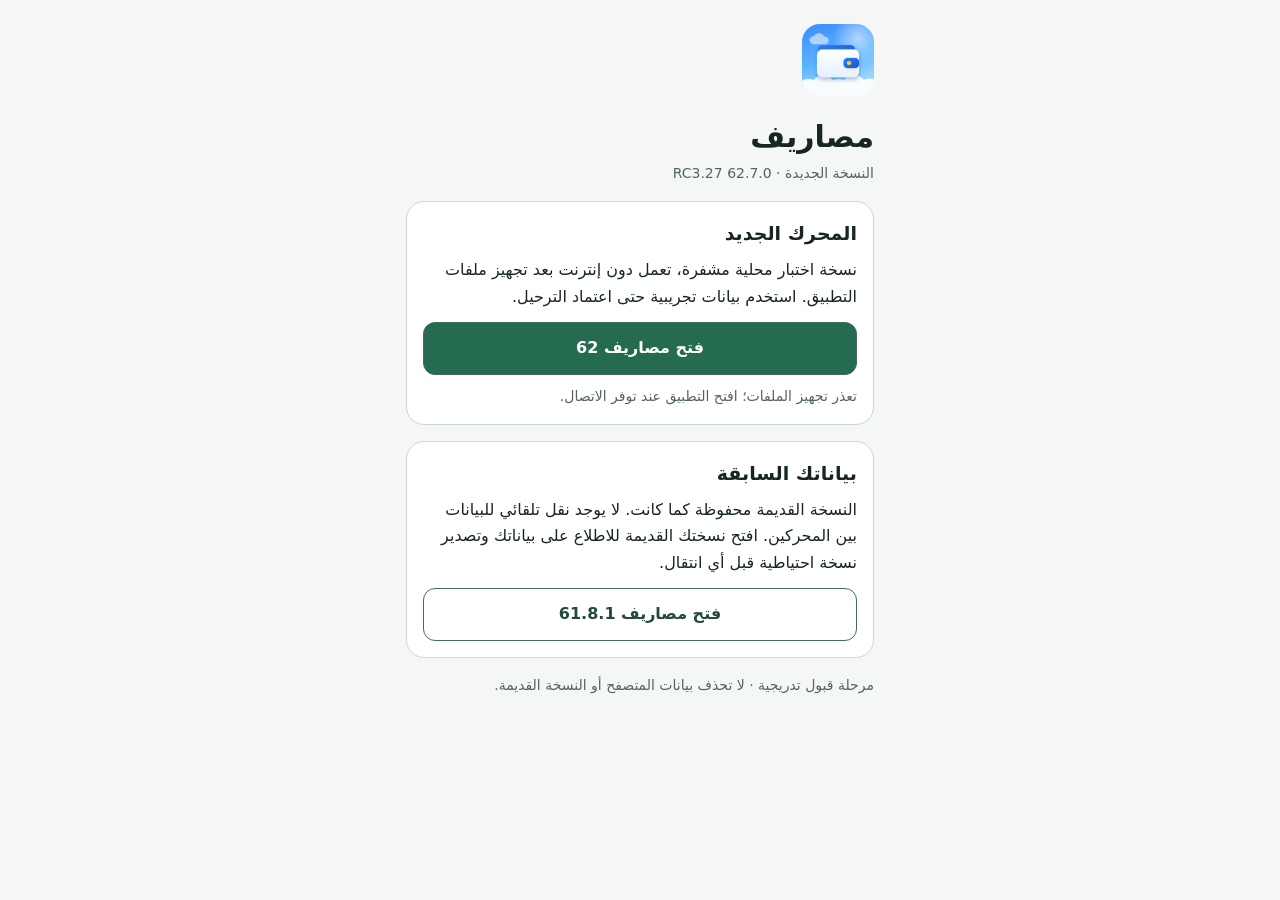
<file: index.html>
<!doctype html><html lang="ar" dir="rtl"><head><meta charset="utf-8"><meta name="viewport" content="width=device-width,initial-scale=1,viewport-fit=cover"><meta http-equiv="Content-Security-Policy" content="default-src 'none'; style-src 'self'; script-src 'self'; img-src 'self'; manifest-src 'self'; worker-src 'self'; connect-src 'none'; base-uri 'none'; form-action 'none'"><meta name="theme-color" content="#f4f7f5"><title>مصاريف 62 — الانتقال</title><link rel="stylesheet" href="./launch.css"><link rel="manifest" href="./manifest.webmanifest"><link rel="apple-touch-icon" href="./icon-180.png"></head><body><main><img src="./icon-192.png" width="72" height="72" alt=""><h1>مصاريف</h1><p class="lead">النسخة الجديدة · 62.7.0 RC3.27</p><section><h2>المحرك الجديد</h2><p>نسخة اختبار محلية مشفرة، تعمل دون إنترنت بعد تجهيز ملفات التطبيق. استخدم بيانات تجريبية حتى اعتماد الترحيل.</p><a class="primary" href="./app/index.html">فتح مصاريف 62</a><p id="prep" role="status">تجهيز العمل دون اتصال داخل النسخة الجديدة.</p></section><section><h2>بياناتك السابقة</h2><p>النسخة القديمة محفوظة كما كانت. لا يوجد نقل تلقائي للبيانات بين المحركين. افتح نسختك القديمة للاطلاع على بياناتك وتصدير نسخة احتياطية قبل أي انتقال.</p><a href="./legacy-61.8.1/index.html">فتح مصاريف 61.8.1</a></section><footer>مرحلة قبول تدريجية · لا تحذف بيانات المتصفح أو النسخة القديمة.</footer></main><script type="module" src="./launch.mjs"></script></body></html>
</file>
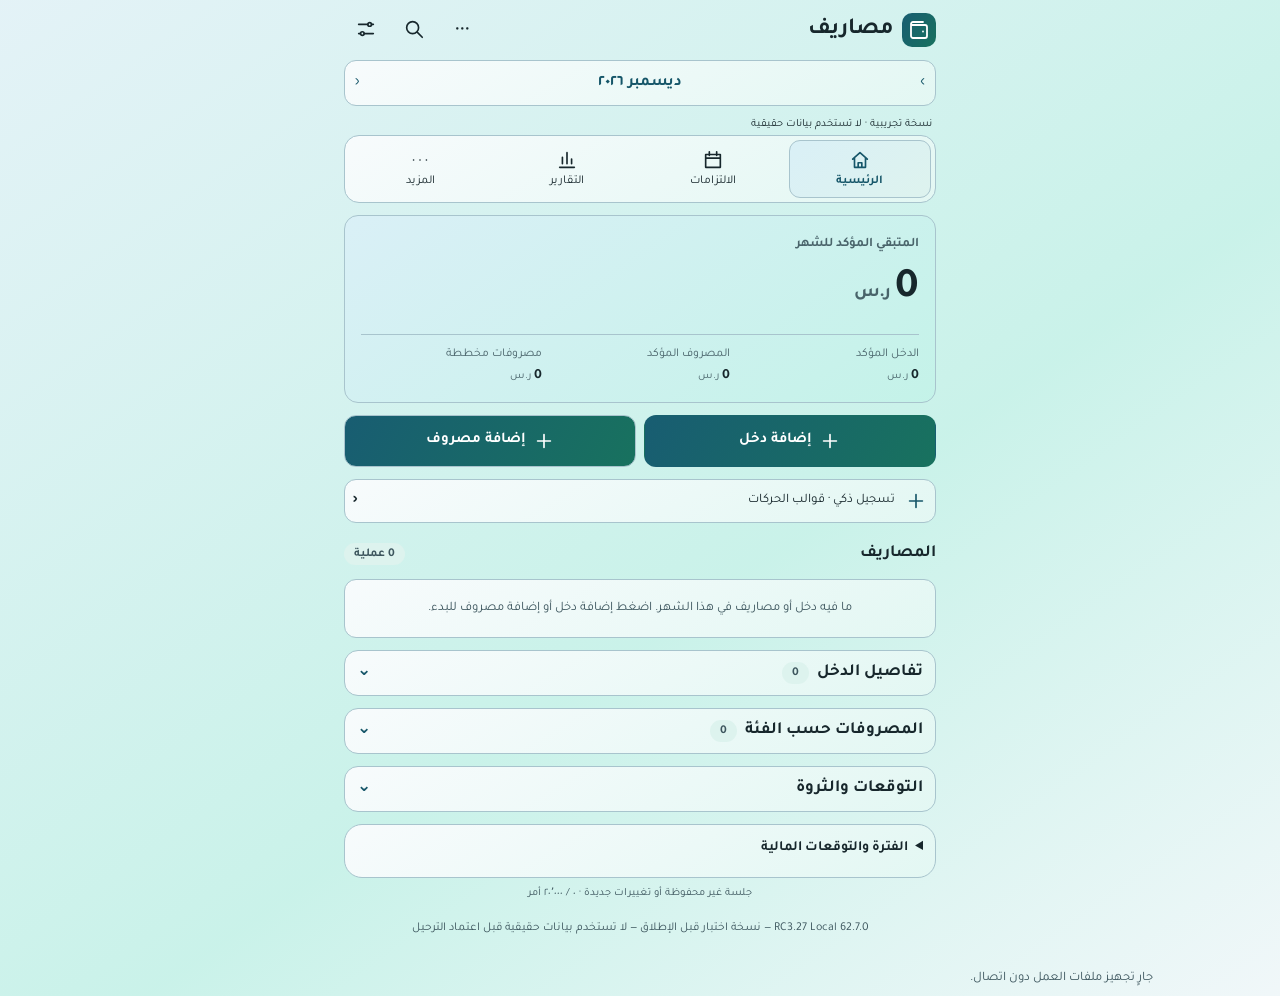
<file: app/index.html>
<!doctype html>
<html lang="ar" dir="rtl" data-theme="reef6181" data-mode="light" data-layout="classic" data-style="original" data-motion="ios" data-font="tajawal"><head><meta charset="utf-8"><meta name="viewport" content="width=device-width,initial-scale=1,viewport-fit=cover"><meta name="referrer" content="no-referrer"><meta http-equiv="Content-Security-Policy" content="default-src 'none'; script-src 'self'; style-src 'self'; font-src 'self'; connect-src 'none'; worker-src 'self'; manifest-src 'self'; img-src 'self'; base-uri 'none'; form-action 'none'"><title>مصاريف 62.7 — RC3.27</title><link rel="stylesheet" href="./themes.css"><link rel="stylesheet" href="./app.css"><link rel="manifest" href="./app.webmanifest"><link rel="apple-touch-icon" href="./icon-180.png"></head>
<body><main><header class="top panel"><div class="brand"><span class="logo" aria-hidden="true"><svg viewBox="0 0 24 24" fill="none" stroke="currentColor" stroke-width="1.8"><path d="M4 7h14a2 2 0 0 1 2 2v9a2 2 0 0 1-2 2H6a2 2 0 0 1-2-2V7zM4 7V6a2 2 0 0 1 2-2h10M16 13.5h.01"/></svg></span><h1>مصاريف</h1><div class="top-actions"><button type="button" id="mask" class="icon-btn" aria-pressed="false" aria-label="إخفاء المبالغ">•••</button><button type="button" id="openSearch" class="icon-btn" aria-label="البحث"><svg viewBox="0 0 24 24" fill="none" stroke="currentColor" stroke-width="1.8"><circle cx="10.5" cy="10.5" r="6.5"/><path d="m16 16 5 5"/></svg></button><button type="button" id="openSettings" class="icon-btn" aria-label="الإعدادات" aria-expanded="false" aria-controls="settingsPanel"><svg viewBox="0 0 24 24" fill="none" stroke="currentColor" stroke-width="1.8"><path d="M4 7h10m4 0h2M4 17h2m4 0h10"/><circle cx="16" cy="7" r="2"/><circle cx="8" cy="17" r="2"/></svg></button></div></div><div class="months"><button type="button" id="prevMonth" aria-label="الشهر السابق">›</button><button type="button" id="currentMonth" aria-label="اختيار الشهر"></button><button type="button" id="nextMonth" aria-label="الشهر التالي">‹</button></div></header><dialog id="settingsPanel" class="bottom-sheet settings-sheet" aria-labelledby="settingsTitle" hidden><div class="sheet-grab" aria-hidden="true"></div><div class="editor-head"><button type="button" id="settingsBack" class="icon-btn" aria-label="رجوع للإعدادات" hidden>›</button><h2 id="settingsTitle">الإعدادات</h2><button type="button" id="closeSettings" class="icon-btn" aria-label="إغلاق الإعدادات">×</button></div><section id="settingsMenu" class="settings-menu"><div class="settings-intro"><b>الإعدادات الأساسية</b><small>خصص مصاريف وأدر بياناتك من مكان واحد.</small></div><div class="settings-list" id="settingsList"></div></section><section id="settingsAppearancePage" hidden><div class="preferences appearance-preferences"><div class="appearance-group appearance-layout"><h3>واجهة التطبيق</h3><select id="layout" hidden aria-label="واجهة التطبيق"><option value="classic">مصاريف الأصلية المطوّرة</option><option value="unified">الواجهة الموحدة</option></select><div id="layoutChoices" class="appearance-grid" role="group" aria-label="واجهة التطبيق"></div></div><div class="appearance-group appearance-style"><h3>أسلوب التصميم</h3><select id="style" hidden aria-label="أسلوب التصميم"><option value="original">مصاريف الأصلي+</option><option value="glass">زجاج سائل</option><option value="android">أندرويد · Material You</option><option value="paper">ورق ناعم</option><option value="mono">أحادي أنيق</option></select><div id="styleChoices" class="appearance-grid" role="group" aria-label="أسلوب التصميم"></div></div><div class="appearance-group appearance-theme"><h3>الألوان</h3><select id="theme" hidden aria-label="الألوان"></select><div id="themeChoices" class="appearance-grid" role="group" aria-label="الألوان"></div></div><div class="appearance-group appearance-mode"><h3>المظهر</h3><select id="mode" hidden aria-label="المظهر"><option value="light">فاتح</option><option value="dark">داكن</option></select><div id="modeChoices" class="appearance-grid" role="group" aria-label="المظهر"></div></div></div></section><section id="settingsTypePage" hidden><div class="preferences appearance-preferences"><div class="appearance-group appearance-font"><h3>الخط العربي</h3><select id="font" hidden aria-label="الخط العربي"><option value="tajawal">Tajawal · تجوال</option><option value="cairo">Cairo · القاهرة</option><option value="plex">IBM Plex Arabic</option><option value="system">خط الجهاز</option></select><div id="fontChoices" class="appearance-grid" role="group" aria-label="الخط العربي"></div></div><div class="appearance-group appearance-motion"><h3>الحركة</h3><select id="motion" hidden aria-label="الحركة"><option value="ios">iPhone · انسيابية</option><option value="spring">مرنة · Spring</option><option value="quick">سريعة</option><option value="off">بدون حركة</option></select><div id="motionChoices" class="appearance-grid" role="group" aria-label="الحركة"></div></div></div></section><p id="appearanceStatus" role="status" class="muted"></p><section id="settingsFinancePage" hidden><p class="muted">إعدادات الراتب والادخار المستخدمة في المحرك المالي.</p><div class="fields"><label>يوم الراتب (0 = غير محدد)<input id="paydayPref" type="number" min="0" max="28" step="1" value="0"></label><label>هدف الادخار %<input id="savingsPref" inputmode="decimal" value="0"></label></div><button id="saveFinancialPrefs" type="button">حفظ الإعدادات المالية</button><p id="financialPrefStatus" role="status"></p></section></dialog>
<aside class="notice">نسخة تجريبية · لا تستخدم بيانات حقيقية</aside><div id="saveAlert" class="save-alert" hidden><p id="saveAlertText" role="alert"></p><button type="button" id="saveAlertOpen">فتح الخزنة</button></div><nav id="nav" aria-label="الأقسام الرئيسية"></nav><dialog id="moreDialog" class="bottom-sheet legacy-hub" aria-labelledby="moreTitle"><div class="sheet-grab" aria-hidden="true"></div><div class="editor-head"><h2 id="moreTitle">المزيد</h2><button type="button" id="closeMore" class="icon-btn" aria-label="إغلاق المزيد">×</button></div><label class="hub-search">ابحث عن أداة<input id="hubQuery" type="search" placeholder="الحسابات، الأهداف، البحث"></label><nav id="moreNav" class="more-nav panel" aria-label="المزيد" hidden></nav><p id="hubEmpty" class="muted" hidden>لا توجد أدوات مطابقة.</p></dialog>
<span id="quickAnchor" hidden></span><div class="quick-bar"><button type="button" id="quickIncome"><svg class="identity-icon" viewBox="0 0 24 24" fill="none" stroke="currentColor" stroke-width="2" aria-hidden="true"><path d="M12 5v14M5 12h14"/></svg> إضافة دخل</button><button type="button" id="quickExpense"><svg class="identity-icon" viewBox="0 0 24 24" fill="none" stroke="currentColor" stroke-width="2" aria-hidden="true"><path d="M12 5v14M5 12h14"/></svg> إضافة مصروف</button></div>
<section class="panel section-actions" id="operationTools" aria-label="العمليات السريعة" hidden><h2>العمليات السريعة</h2><div id="actionShortcuts" class="action-shortcuts"></div><button id="openOperations" type="button" class="operation-picker-trigger" aria-haspopup="dialog">جميع العمليات</button></section><section class="panel" id="view" aria-live="polite"></section>
<button type="button" id="reopenEditor" aria-controls="editor" hidden>فتح العمليات</button><details class="panel period" id="periodPanel"><summary>الفترة والتوقعات المالية</summary><div class="fields"><label>الشهر<input id="month" type="month" value="2026-12"></label><label>تاريخ التحليل<input id="asOf" type="date" value="2026-12-15"></label><label>نهاية التوقع<input id="through" type="date" value="2026-12-31"></label><label>رصيد افتتاحي للمحاكاة (ريال)<input id="opening" inputmode="decimal" value="0"></label></div><label class="scenario-control">سيناريو المحاكاة<select id="scenario"><option value="base">أساسي: الدخل والمصروف 100%</option><option value="cautious">حذر: الدخل 90% والمصروف 110%</option><option value="optimistic">متفائل: الدخل 110% والمصروف 90%</option></select></label><button id="refresh" type="button">تحديث العرض</button></details><span id="editorAnchor" hidden></span><section class="panel" id="editor"><div class="editor-head"><h2 id="editorTitle">العمليات</h2><button id="closeEditor" type="button" class="icon-btn" aria-label="إغلاق العمليات">×</button></div><select id="action" aria-label="العملية المحددة" hidden></select><form id="form" autocomplete="off"><div class="fields" id="fields"></div><div class="entry-submit"><button type="submit" id="submitOperation">تنفيذ تجريبي</button><p id="message" role="status" aria-live="polite"></p></div></form></section><dialog id="operationDialog" class="bottom-sheet" aria-labelledby="operationTitle"><div class="sheet-grab" aria-hidden="true"></div><div class="editor-head"><h2 id="operationTitle">اختر العملية</h2><button type="button" id="closeOperations" class="icon-btn" aria-label="إغلاق قائمة العمليات">×</button></div><div id="operationGroups"></div></dialog><dialog id="entryDialog" class="bottom-sheet entry-sheet" aria-labelledby="editorTitle"><div class="sheet-grab" aria-hidden="true"></div></dialog>
<section class="panel" id="dataPanel" hidden><h2>التقارير والخزنة المحلية</h2><p>احفظ الجلسة بكلمة مرور لا تقل عن 12 حرفًا. لا يمكن استعادة كلمة المرور المنسية.</p><label>كلمة مرور الخزنة أو النسخة المشفرة<input id="vaultPassword" type="password" autocomplete="new-password"></label><div class="fields"><button id="enableAuto" type="button">تفعيل الحفظ التلقائي</button><button id="disableAuto" type="button">إيقاف الحفظ التلقائي</button><button id="saveLocal" type="button">حفظ مشفر على الجهاز</button><button id="openLocal" type="button">فتح الخزنة</button><button id="exportBackup" type="button">تصدير نسخة مشفرة</button><button id="exportReport" type="button">تصدير تقرير CSV</button></div><p id="autoState" role="status">متوقف</p><details class="recovery-tools"><summary>خيارات الاستعادة المتقدمة</summary><div class="fields"><button id="previousLocal" type="button">معاينة المراجعة السابقة</button><button id="repairLocal" type="button">إصلاح الخزنة من السابقة</button><button id="exportQuarantine" type="button">تصدير النسخة المحجورة</button></div></details><p class="muted">الحفظ التلقائي يتوقف عند إغلاق الصفحة أو تعارض المراجعات. كلمة المرور تبقى في ذاكرة الجلسة فقط.</p><p class="muted">البيانات محفوظة على هذا الجهاز فقط. احتفظ بنسخة مشفرة خارج التطبيق لتتمكن من استعادتها عند فقد الجهاز أو حذف بيانات المتصفح.</p><h2>استيراد ومعاينة</h2><p class="muted">النسخة المشفرة هي صيغة الاستعادة الكاملة للنواة الحالية. CSV للتقارير والحركات البسيطة، وليس نسخة احتياطية كاملة. الاستيراد لا يدمج الجلسات.</p><label>ملف JSON أو CSV<input id="importFile" type="file" accept=".json,.csv"></label><div class="fields"><button id="inspectImport" type="button">فحص ومعاينة الملف</button><button id="applyImport" type="button">اعتماد المعاينة للجلسة</button></div><div id="importInfo" aria-live="polite"></div><p id="dataStatus" role="status" aria-live="polite"></p></section><p id="saveState" role="status" class="muted"></p><p id="entryNotice" role="status" class="entry-notice" hidden></p><footer>62.7.0 RC3.27 Local — نسخة اختبار قبل الإطلاق — لا تستخدم بيانات حقيقية قبل اعتماد الترحيل</footer></main><script type="module" src="./app.mjs"></script><p id="offlineStatus" role="status"></p><script type="module" src="./offline.mjs"></script></body></html>
</file>
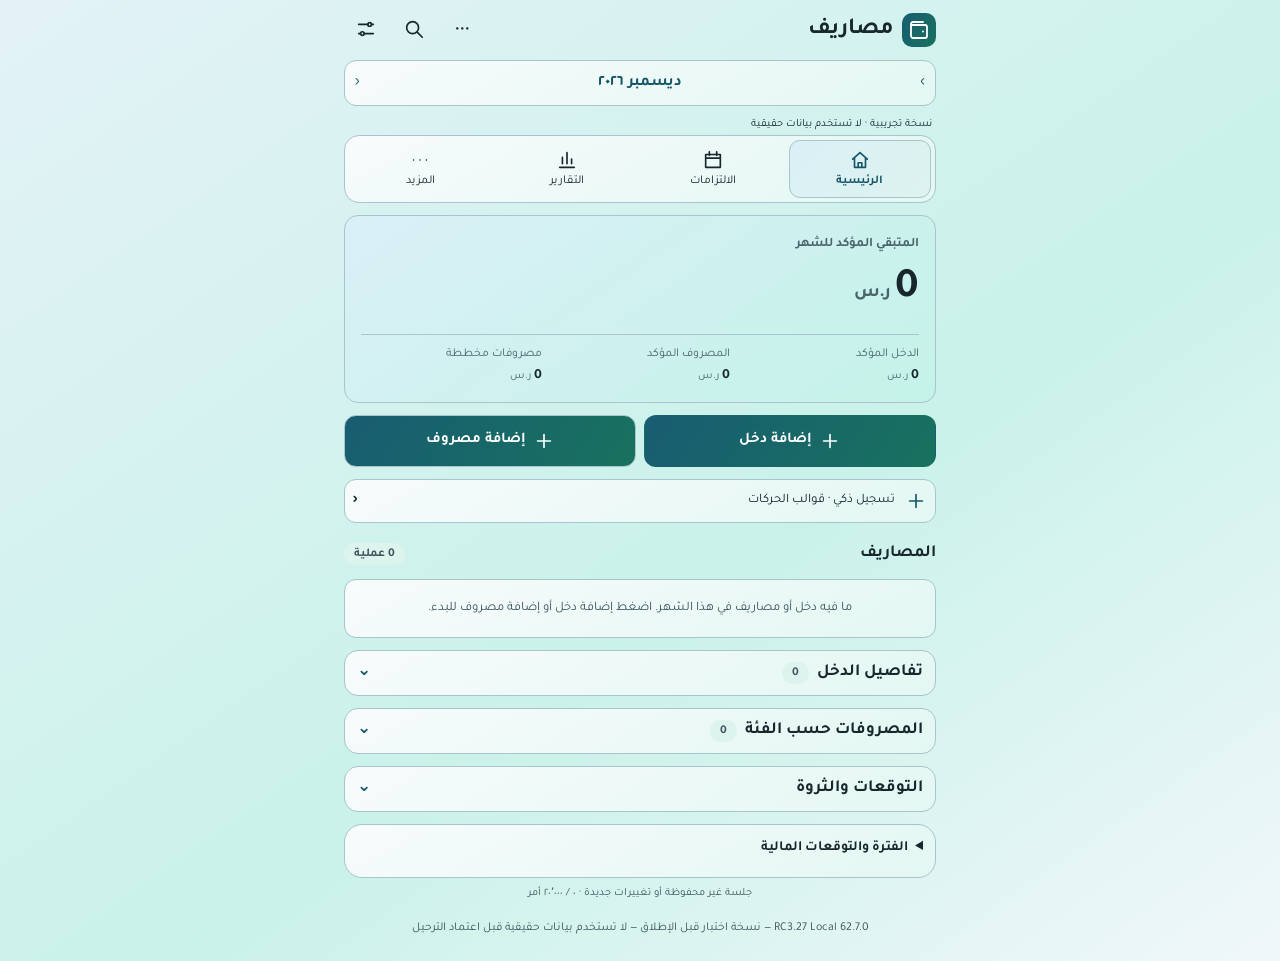
<file: core62/app/index.html>
<!doctype html>
<html lang="ar" dir="rtl" data-theme="reef6181" data-mode="light" data-layout="classic" data-style="original" data-motion="ios" data-font="tajawal"><head><meta charset="utf-8"><meta name="viewport" content="width=device-width,initial-scale=1,viewport-fit=cover"><meta name="referrer" content="no-referrer"><meta http-equiv="Content-Security-Policy" content="default-src 'none'; script-src 'self'; style-src 'self'; font-src 'self'; connect-src 'none'; base-uri 'none'; form-action 'none'"><title>مصاريف 62.7 — RC3.27</title><link rel="stylesheet" href="./themes.css"><link rel="stylesheet" href="./app.css"></head>
<body><main><header class="top panel"><div class="brand"><span class="logo" aria-hidden="true"><svg viewBox="0 0 24 24" fill="none" stroke="currentColor" stroke-width="1.8"><path d="M4 7h14a2 2 0 0 1 2 2v9a2 2 0 0 1-2 2H6a2 2 0 0 1-2-2V7zM4 7V6a2 2 0 0 1 2-2h10M16 13.5h.01"/></svg></span><h1>مصاريف</h1><div class="top-actions"><button type="button" id="mask" class="icon-btn" aria-pressed="false" aria-label="إخفاء المبالغ">•••</button><button type="button" id="openSearch" class="icon-btn" aria-label="البحث"><svg viewBox="0 0 24 24" fill="none" stroke="currentColor" stroke-width="1.8"><circle cx="10.5" cy="10.5" r="6.5"/><path d="m16 16 5 5"/></svg></button><button type="button" id="openSettings" class="icon-btn" aria-label="الإعدادات" aria-expanded="false" aria-controls="settingsPanel"><svg viewBox="0 0 24 24" fill="none" stroke="currentColor" stroke-width="1.8"><path d="M4 7h10m4 0h2M4 17h2m4 0h10"/><circle cx="16" cy="7" r="2"/><circle cx="8" cy="17" r="2"/></svg></button></div></div><div class="months"><button type="button" id="prevMonth" aria-label="الشهر السابق">›</button><button type="button" id="currentMonth" aria-label="اختيار الشهر"></button><button type="button" id="nextMonth" aria-label="الشهر التالي">‹</button></div></header><dialog id="settingsPanel" class="bottom-sheet settings-sheet" aria-labelledby="settingsTitle" hidden><div class="sheet-grab" aria-hidden="true"></div><div class="editor-head"><button type="button" id="settingsBack" class="icon-btn" aria-label="رجوع للإعدادات" hidden>›</button><h2 id="settingsTitle">الإعدادات</h2><button type="button" id="closeSettings" class="icon-btn" aria-label="إغلاق الإعدادات">×</button></div><section id="settingsMenu" class="settings-menu"><div class="settings-intro"><b>الإعدادات الأساسية</b><small>خصص مصاريف وأدر بياناتك من مكان واحد.</small></div><div class="settings-list" id="settingsList"></div></section><section id="settingsAppearancePage" hidden><div class="preferences appearance-preferences"><div class="appearance-group appearance-layout"><h3>واجهة التطبيق</h3><select id="layout" hidden aria-label="واجهة التطبيق"><option value="classic">مصاريف الأصلية المطوّرة</option><option value="unified">الواجهة الموحدة</option></select><div id="layoutChoices" class="appearance-grid" role="group" aria-label="واجهة التطبيق"></div></div><div class="appearance-group appearance-style"><h3>أسلوب التصميم</h3><select id="style" hidden aria-label="أسلوب التصميم"><option value="original">مصاريف الأصلي+</option><option value="glass">زجاج سائل</option><option value="android">أندرويد · Material You</option><option value="paper">ورق ناعم</option><option value="mono">أحادي أنيق</option></select><div id="styleChoices" class="appearance-grid" role="group" aria-label="أسلوب التصميم"></div></div><div class="appearance-group appearance-theme"><h3>الألوان</h3><select id="theme" hidden aria-label="الألوان"></select><div id="themeChoices" class="appearance-grid" role="group" aria-label="الألوان"></div></div><div class="appearance-group appearance-mode"><h3>المظهر</h3><select id="mode" hidden aria-label="المظهر"><option value="light">فاتح</option><option value="dark">داكن</option></select><div id="modeChoices" class="appearance-grid" role="group" aria-label="المظهر"></div></div></div></section><section id="settingsTypePage" hidden><div class="preferences appearance-preferences"><div class="appearance-group appearance-font"><h3>الخط العربي</h3><select id="font" hidden aria-label="الخط العربي"><option value="tajawal">Tajawal · تجوال</option><option value="cairo">Cairo · القاهرة</option><option value="plex">IBM Plex Arabic</option><option value="system">خط الجهاز</option></select><div id="fontChoices" class="appearance-grid" role="group" aria-label="الخط العربي"></div></div><div class="appearance-group appearance-motion"><h3>الحركة</h3><select id="motion" hidden aria-label="الحركة"><option value="ios">iPhone · انسيابية</option><option value="spring">مرنة · Spring</option><option value="quick">سريعة</option><option value="off">بدون حركة</option></select><div id="motionChoices" class="appearance-grid" role="group" aria-label="الحركة"></div></div></div></section><p id="appearanceStatus" role="status" class="muted"></p><section id="settingsFinancePage" hidden><p class="muted">إعدادات الراتب والادخار المستخدمة في المحرك المالي.</p><div class="fields"><label>يوم الراتب (0 = غير محدد)<input id="paydayPref" type="number" min="0" max="28" step="1" value="0"></label><label>هدف الادخار %<input id="savingsPref" inputmode="decimal" value="0"></label></div><button id="saveFinancialPrefs" type="button">حفظ الإعدادات المالية</button><p id="financialPrefStatus" role="status"></p></section></dialog>
<aside class="notice">نسخة تجريبية · لا تستخدم بيانات حقيقية</aside><div id="saveAlert" class="save-alert" hidden><p id="saveAlertText" role="alert"></p><button type="button" id="saveAlertOpen">فتح الخزنة</button></div><nav id="nav" aria-label="الأقسام الرئيسية"></nav><dialog id="moreDialog" class="bottom-sheet legacy-hub" aria-labelledby="moreTitle"><div class="sheet-grab" aria-hidden="true"></div><div class="editor-head"><h2 id="moreTitle">المزيد</h2><button type="button" id="closeMore" class="icon-btn" aria-label="إغلاق المزيد">×</button></div><label class="hub-search">ابحث عن أداة<input id="hubQuery" type="search" placeholder="الحسابات، الأهداف، البحث"></label><nav id="moreNav" class="more-nav panel" aria-label="المزيد" hidden></nav><p id="hubEmpty" class="muted" hidden>لا توجد أدوات مطابقة.</p></dialog>
<span id="quickAnchor" hidden></span><div class="quick-bar"><button type="button" id="quickIncome"><svg class="identity-icon" viewBox="0 0 24 24" fill="none" stroke="currentColor" stroke-width="2" aria-hidden="true"><path d="M12 5v14M5 12h14"/></svg> إضافة دخل</button><button type="button" id="quickExpense"><svg class="identity-icon" viewBox="0 0 24 24" fill="none" stroke="currentColor" stroke-width="2" aria-hidden="true"><path d="M12 5v14M5 12h14"/></svg> إضافة مصروف</button></div>
<section class="panel section-actions" id="operationTools" aria-label="العمليات السريعة" hidden><h2>العمليات السريعة</h2><div id="actionShortcuts" class="action-shortcuts"></div><button id="openOperations" type="button" class="operation-picker-trigger" aria-haspopup="dialog">جميع العمليات</button></section><section class="panel" id="view" aria-live="polite"></section>
<button type="button" id="reopenEditor" aria-controls="editor" hidden>فتح العمليات</button><details class="panel period" id="periodPanel"><summary>الفترة والتوقعات المالية</summary><div class="fields"><label>الشهر<input id="month" type="month" value="2026-12"></label><label>تاريخ التحليل<input id="asOf" type="date" value="2026-12-15"></label><label>نهاية التوقع<input id="through" type="date" value="2026-12-31"></label><label>رصيد افتتاحي للمحاكاة (ريال)<input id="opening" inputmode="decimal" value="0"></label></div><label class="scenario-control">سيناريو المحاكاة<select id="scenario"><option value="base">أساسي: الدخل والمصروف 100%</option><option value="cautious">حذر: الدخل 90% والمصروف 110%</option><option value="optimistic">متفائل: الدخل 110% والمصروف 90%</option></select></label><button id="refresh" type="button">تحديث العرض</button></details><span id="editorAnchor" hidden></span><section class="panel" id="editor"><div class="editor-head"><h2 id="editorTitle">العمليات</h2><button id="closeEditor" type="button" class="icon-btn" aria-label="إغلاق العمليات">×</button></div><select id="action" aria-label="العملية المحددة" hidden></select><form id="form" autocomplete="off"><div class="fields" id="fields"></div><div class="entry-submit"><button type="submit" id="submitOperation">تنفيذ تجريبي</button><p id="message" role="status" aria-live="polite"></p></div></form></section><dialog id="operationDialog" class="bottom-sheet" aria-labelledby="operationTitle"><div class="sheet-grab" aria-hidden="true"></div><div class="editor-head"><h2 id="operationTitle">اختر العملية</h2><button type="button" id="closeOperations" class="icon-btn" aria-label="إغلاق قائمة العمليات">×</button></div><div id="operationGroups"></div></dialog><dialog id="entryDialog" class="bottom-sheet entry-sheet" aria-labelledby="editorTitle"><div class="sheet-grab" aria-hidden="true"></div></dialog>
<section class="panel" id="dataPanel" hidden><h2>التقارير والخزنة المحلية</h2><p>احفظ الجلسة بكلمة مرور لا تقل عن 12 حرفًا. لا يمكن استعادة كلمة المرور المنسية.</p><label>كلمة مرور الخزنة أو النسخة المشفرة<input id="vaultPassword" type="password" autocomplete="new-password"></label><div class="fields"><button id="enableAuto" type="button">تفعيل الحفظ التلقائي</button><button id="disableAuto" type="button">إيقاف الحفظ التلقائي</button><button id="saveLocal" type="button">حفظ مشفر على الجهاز</button><button id="openLocal" type="button">فتح الخزنة</button><button id="exportBackup" type="button">تصدير نسخة مشفرة</button><button id="exportReport" type="button">تصدير تقرير CSV</button></div><p id="autoState" role="status">متوقف</p><details class="recovery-tools"><summary>خيارات الاستعادة المتقدمة</summary><div class="fields"><button id="previousLocal" type="button">معاينة المراجعة السابقة</button><button id="repairLocal" type="button">إصلاح الخزنة من السابقة</button><button id="exportQuarantine" type="button">تصدير النسخة المحجورة</button></div></details><p class="muted">الحفظ التلقائي يتوقف عند إغلاق الصفحة أو تعارض المراجعات. كلمة المرور تبقى في ذاكرة الجلسة فقط.</p><p class="muted">البيانات محفوظة على هذا الجهاز فقط. احتفظ بنسخة مشفرة خارج التطبيق لتتمكن من استعادتها عند فقد الجهاز أو حذف بيانات المتصفح.</p><h2>استيراد ومعاينة</h2><p class="muted">النسخة المشفرة هي صيغة الاستعادة الكاملة للنواة الحالية. CSV للتقارير والحركات البسيطة، وليس نسخة احتياطية كاملة. الاستيراد لا يدمج الجلسات.</p><label>ملف JSON أو CSV<input id="importFile" type="file" accept=".json,.csv"></label><div class="fields"><button id="inspectImport" type="button">فحص ومعاينة الملف</button><button id="applyImport" type="button">اعتماد المعاينة للجلسة</button></div><div id="importInfo" aria-live="polite"></div><p id="dataStatus" role="status" aria-live="polite"></p></section><p id="saveState" role="status" class="muted"></p><p id="entryNotice" role="status" class="entry-notice" hidden></p><footer>62.7.0 RC3.27 Local — نسخة اختبار قبل الإطلاق — لا تستخدم بيانات حقيقية قبل اعتماد الترحيل</footer></main><script type="module" src="./app.mjs"></script></body></html>
</file>
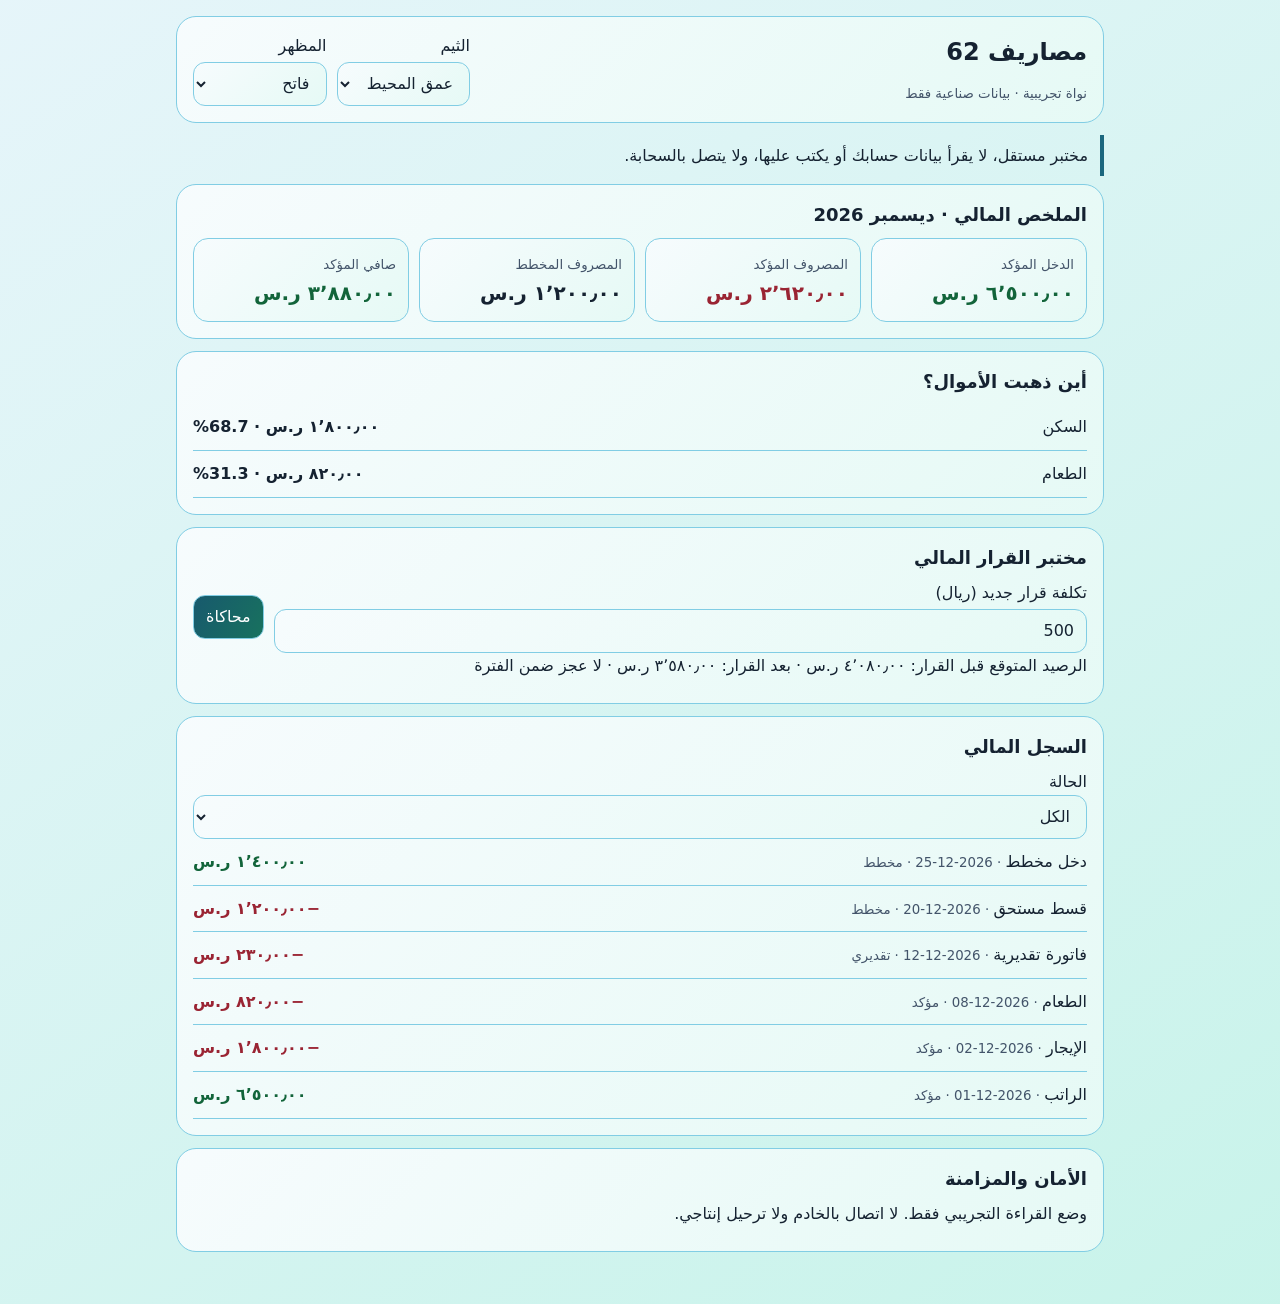
<file: core62/demo/index.html>
<!doctype html><html lang="ar" dir="rtl" data-theme="reef6181" data-mode="light"><head><meta charset="utf-8"><meta name="viewport" content="width=device-width, initial-scale=1, viewport-fit=cover"><meta name="referrer" content="no-referrer"><meta http-equiv="Content-Security-Policy" content="default-src 'none'; script-src 'self'; style-src 'self'; connect-src 'none'; base-uri 'none'; form-action 'none'"><title>مصاريف 62 — مختبر النواة</title><link rel="stylesheet" href="./themes.css"><link rel="stylesheet" href="./app.css"></head><body><main><header><div><h1>مصاريف 62</h1><small>نواة تجريبية · بيانات صناعية فقط</small></div><div class="controls"><label>الثيم<select id="theme"></select></label><label>المظهر<select id="mode"><option value="light">فاتح</option><option value="dark">داكن</option></select></label></div></header><p class="notice">مختبر مستقل، لا يقرأ بيانات حسابك أو يكتب عليها، ولا يتصل بالسحابة.</p><section class="panel" aria-labelledby="summary"><h2 id="summary">الملخص المالي · ديسمبر 2026</h2><div class="cards" id="metrics"></div></section><section class="panel"><h2>أين ذهبت الأموال؟</h2><div id="dna"></div></section><section class="panel"><h2>مختبر القرار المالي</h2><div class="controls"><label>تكلفة قرار جديد (ريال)<input id="cost" inputmode="decimal" value="500"></label><button id="simulate" type="button">محاكاة</button></div><p id="scenario" aria-live="polite"></p><p id="err" role="alert"></p></section><section class="panel"><h2>السجل المالي</h2><label>الحالة<select id="filter"><option value="all">الكل</option><option value="confirmed">مؤكد</option><option value="assumed">تقديري</option><option value="planned">مخطط</option></select></label><div id="ledger"></div></section><section class="panel"><h2>الأمان والمزامنة</h2><p>وضع القراءة التجريبي فقط. لا اتصال بالخادم ولا ترحيل إنتاجي.</p></section></main><script type="module" src="./app.mjs"></script></body></html>
</file>
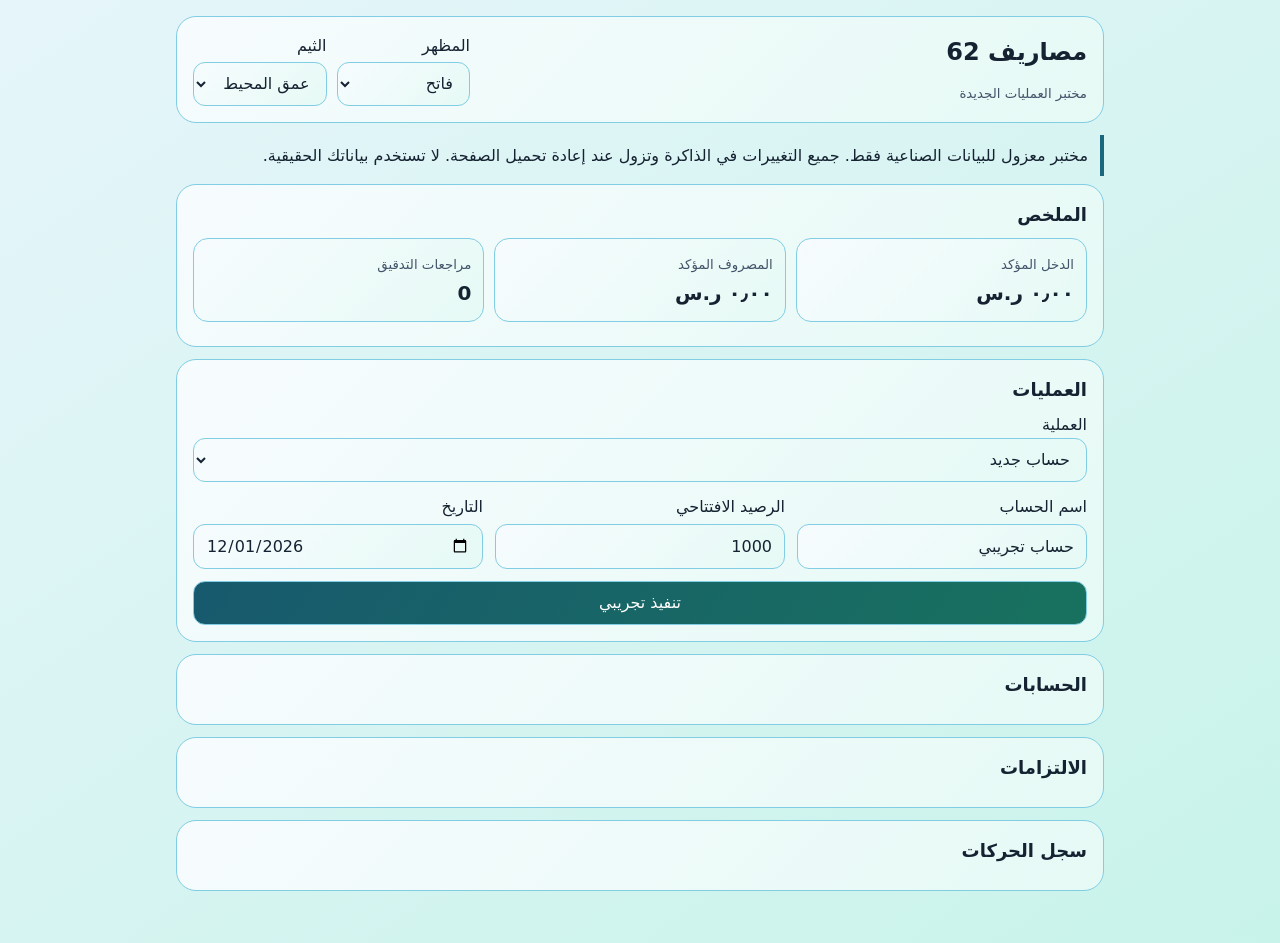
<file: core62/demo/operations.html>
<!doctype html>
<html lang="ar" dir="rtl" data-theme="reef6181" data-mode="light"><head><meta charset="utf-8"><meta name="viewport" content="width=device-width,initial-scale=1,viewport-fit=cover"><meta name="referrer" content="no-referrer"><meta http-equiv="Content-Security-Policy" content="default-src 'none'; script-src 'self'; style-src 'self'; connect-src 'none'; base-uri 'none'; form-action 'none'"><title>مصاريف 62 — مختبر العمليات</title><link rel="stylesheet" href="./themes.css"><link rel="stylesheet" href="./app.css"><link rel="stylesheet" href="./operations.css"></head><body><main>
<header><div><h1>مصاريف 62</h1><small>مختبر العمليات الجديدة</small></div><div class="controls"><label>المظهر<select id="mode"><option value="light">فاتح</option><option value="dark">داكن</option></select></label><label>الثيم<select id="theme"></select></label></div></header>
<p class="notice">مختبر معزول للبيانات الصناعية فقط. جميع التغييرات في الذاكرة وتزول عند إعادة تحميل الصفحة. لا تستخدم بياناتك الحقيقية.</p>
<section class="panel"><h2>الملخص</h2><div class="cards" id="metrics"></div><p id="status" role="status" aria-live="polite"></p></section>
<section class="panel"><h2>العمليات</h2><label>العملية<select id="action"><option value="account">حساب جديد</option><option value="record">تسجيل حركة</option><option value="edit">تعديل حركة</option><option value="transfer">تحويل داخلي</option><option value="obligation">التزام جديد</option><option value="settle">سداد أو قبض</option><option value="void">عكس حركة</option><option value="archive">أرشفة حساب</option></select></label><form id="command" autocomplete="off"><div class="fields" id="fields"></div><button type="submit">تنفيذ تجريبي</button></form></section>
<section class="panel"><h2>الحسابات</h2><div id="accounts"></div></section>
<section class="panel"><h2>الالتزامات</h2><div id="obligations"></div></section>
<section class="panel"><h2>سجل الحركات</h2><div id="movements"></div></section>
</main><script type="module" src="./operations.mjs"></script></body></html>
</file>
<file: launch.css>
*{box-sizing:border-box}html{color-scheme:light dark}body{margin:0;background:#f4f7f5;color:#17271f;font:16px system-ui,-apple-system,sans-serif;line-height:1.65}main{max-width:500px;margin:auto;padding:max(24px,env(safe-area-inset-top)) 16px max(24px,env(safe-area-inset-bottom))}img{border-radius:18px}h1{margin:8px 0 0;font-size:30px}h2{font-size:19px;margin:0 0 8px}p{margin:0 0 12px}section{border:1px solid #c9d9d0;background:white;border-radius:18px;margin:16px 0;padding:16px}a{display:block;border:1px solid #426b59;border-radius:12px;padding:12px;text-align:center;font-weight:700;color:#234b37;text-decoration:none;min-height:44px}.primary{background:#246b50;color:white}a:focus-visible{outline:3px solid #d39746;outline-offset:3px}.lead,#prep,footer{color:#53665b;font-size:14px}#prep{margin:10px 0 0}@media(prefers-color-scheme:dark){body{background:#111a16;color:#e5f1e8}section{background:#202d26;border-color:#43594c}a{color:#e5f1e8;border-color:#719783}.lead,#prep,footer{color:#afc2b6}}
</file>
<file: app/themes.css>
html[data-theme="reef6181"][data-mode="light"]{color-scheme:light;--page:linear-gradient(145deg,hsl(194 65% 94%),hsl(167 65% 87%));--panel:linear-gradient(135deg,hsl(194 65% 98%),hsl(167 65% 94%));--accent:hsl(194 65% 30%);--action:linear-gradient(120deg,hsl(194 65% 26%),hsl(167 65% 27%));--ink:#152231;--muted:#43546a;--positive:#12643a;--negative:#9a2433;--border:hsl(194 65% 70%)}
html[data-theme="reef6181"][data-mode="dark"]{color-scheme:dark;--page:linear-gradient(145deg,hsl(194 65% 10%),hsl(167 65% 17%));--panel:linear-gradient(135deg,hsl(194 65% 16%),hsl(167 65% 22%));--accent:hsl(194 65% 75%);--action:linear-gradient(120deg,hsl(194 65% 26%),hsl(167 65% 27%));--ink:#f4f6fb;--muted:#d6deeb;--positive:#a4f4c0;--negative:#ffb5bc;--border:hsl(194 65% 39%)}
html[data-theme="violet6181"][data-mode="light"]{color-scheme:light;--page:linear-gradient(145deg,hsl(259 57% 94%),hsl(310 57% 87%));--panel:linear-gradient(135deg,hsl(259 57% 98%),hsl(310 57% 94%));--accent:hsl(259 57% 30%);--action:linear-gradient(120deg,hsl(259 57% 26%),hsl(310 57% 27%));--ink:#152231;--muted:#43546a;--positive:#12643a;--negative:#9a2433;--border:hsl(259 57% 70%)}
html[data-theme="violet6181"][data-mode="dark"]{color-scheme:dark;--page:linear-gradient(145deg,hsl(259 57% 10%),hsl(310 57% 17%));--panel:linear-gradient(135deg,hsl(259 57% 16%),hsl(310 57% 22%));--accent:hsl(259 57% 75%);--action:linear-gradient(120deg,hsl(259 57% 26%),hsl(310 57% 27%));--ink:#f4f6fb;--muted:#d6deeb;--positive:#a4f4c0;--negative:#ffb5bc;--border:hsl(259 57% 39%)}
html[data-theme="citrus6181"][data-mode="light"]{color-scheme:light;--page:linear-gradient(145deg,hsl(32 73% 94%),hsl(12 73% 87%));--panel:linear-gradient(135deg,hsl(32 73% 98%),hsl(12 73% 94%));--accent:hsl(32 73% 30%);--action:linear-gradient(120deg,hsl(32 73% 26%),hsl(12 73% 27%));--ink:#152231;--muted:#43546a;--positive:#12643a;--negative:#9a2433;--border:hsl(32 73% 70%)}
html[data-theme="citrus6181"][data-mode="dark"]{color-scheme:dark;--page:linear-gradient(145deg,hsl(32 73% 10%),hsl(12 73% 17%));--panel:linear-gradient(135deg,hsl(32 73% 16%),hsl(12 73% 22%));--accent:hsl(32 73% 75%);--action:linear-gradient(120deg,hsl(32 73% 26%),hsl(12 73% 27%));--ink:#f4f6fb;--muted:#d6deeb;--positive:#a4f4c0;--negative:#ffb5bc;--border:hsl(32 73% 39%)}
html[data-theme="canopy6181"][data-mode="light"]{color-scheme:light;--page:linear-gradient(145deg,hsl(151 48% 94%),hsl(96 48% 87%));--panel:linear-gradient(135deg,hsl(151 48% 98%),hsl(96 48% 94%));--accent:hsl(151 48% 30%);--action:linear-gradient(120deg,hsl(151 48% 26%),hsl(96 48% 27%));--ink:#152231;--muted:#43546a;--positive:#12643a;--negative:#9a2433;--border:hsl(151 48% 70%)}
html[data-theme="canopy6181"][data-mode="dark"]{color-scheme:dark;--page:linear-gradient(145deg,hsl(151 48% 10%),hsl(96 48% 17%));--panel:linear-gradient(135deg,hsl(151 48% 16%),hsl(96 48% 22%));--accent:hsl(151 48% 75%);--action:linear-gradient(120deg,hsl(151 48% 26%),hsl(96 48% 27%));--ink:#f4f6fb;--muted:#d6deeb;--positive:#a4f4c0;--negative:#ffb5bc;--border:hsl(151 48% 39%)}
html[data-theme="dawn6181"][data-mode="light"]{color-scheme:light;--page:linear-gradient(145deg,hsl(339 55% 94%),hsl(21 55% 87%));--panel:linear-gradient(135deg,hsl(339 55% 98%),hsl(21 55% 94%));--accent:hsl(339 55% 30%);--action:linear-gradient(120deg,hsl(339 55% 26%),hsl(21 55% 27%));--ink:#152231;--muted:#43546a;--positive:#12643a;--negative:#9a2433;--border:hsl(339 55% 70%)}
html[data-theme="dawn6181"][data-mode="dark"]{color-scheme:dark;--page:linear-gradient(145deg,hsl(339 55% 10%),hsl(21 55% 17%));--panel:linear-gradient(135deg,hsl(339 55% 16%),hsl(21 55% 22%));--accent:hsl(339 55% 75%);--action:linear-gradient(120deg,hsl(339 55% 26%),hsl(21 55% 27%));--ink:#f4f6fb;--muted:#d6deeb;--positive:#a4f4c0;--negative:#ffb5bc;--border:hsl(339 55% 39%)}
html[data-theme="polar6181"][data-mode="light"]{color-scheme:light;--page:linear-gradient(145deg,hsl(218 58% 94%),hsl(265 58% 87%));--panel:linear-gradient(135deg,hsl(218 58% 98%),hsl(265 58% 94%));--accent:hsl(218 58% 30%);--action:linear-gradient(120deg,hsl(218 58% 26%),hsl(265 58% 27%));--ink:#152231;--muted:#43546a;--positive:#12643a;--negative:#9a2433;--border:hsl(218 58% 70%)}
html[data-theme="polar6181"][data-mode="dark"]{color-scheme:dark;--page:linear-gradient(145deg,hsl(218 58% 10%),hsl(265 58% 17%));--panel:linear-gradient(135deg,hsl(218 58% 16%),hsl(265 58% 22%));--accent:hsl(218 58% 75%);--action:linear-gradient(120deg,hsl(218 58% 26%),hsl(265 58% 27%));--ink:#f4f6fb;--muted:#d6deeb;--positive:#a4f4c0;--negative:#ffb5bc;--border:hsl(218 58% 39%)}

/* 61.8.1 original clean palette formulas, scoped to classic layout. */
html[data-layout="classic"][data-theme="reef6181"][data-mode="light"]{--page:linear-gradient(145deg,hsl(194 54% 93%),hsl(167 61% 87%) 58%,hsl(194 42% 96%));--panel:linear-gradient(150deg,hsl(194 48% 98%),hsl(167 57% 93%));--identity-surface:hsl(194 48% 98%);--identity-soft:hsl(167 47% 91%);--identity-hero:linear-gradient(145deg,hsl(194 63% 91%),hsl(167 65% 86%));--identity-selected:linear-gradient(135deg,hsl(194 63% 91%),hsl(167 47% 91%));--action:linear-gradient(120deg,hsl(194 65% 27%),hsl(167 65% 27%));--accent:hsl(194 65% 25%);--ink:hsl(194 32% 13%);--muted:hsl(194 22% 30%);--border:hsl(194 27% 73%);--positive:#14653e;--negative:#a1262e}
html[data-layout="classic"][data-theme="reef6181"][data-mode="dark"]{--page:linear-gradient(145deg,hsl(194 29% 10%),hsl(167 32% 16%) 58%,hsl(194 24% 13%));--panel:linear-gradient(150deg,hsl(194 22% 17%),hsl(167 25% 22%));--identity-surface:hsl(194 22% 17%);--identity-soft:hsl(167 27% 23%);--identity-hero:linear-gradient(145deg,hsl(194 32% 21%),hsl(167 34% 22%));--identity-selected:linear-gradient(135deg,hsl(194 32% 21%),hsl(167 27% 23%));--action:linear-gradient(120deg,hsl(194 65% 25%),hsl(167 65% 25%));--accent:hsl(194 74% 86%);--ink:hsl(194 18% 96%);--muted:hsl(194 15% 83%);--border:hsl(194 17% 35%);--positive:#80dfb0;--negative:#ffaaa6}
html[data-layout="classic"][data-theme="violet6181"][data-mode="light"]{--page:linear-gradient(145deg,hsl(259 54% 93%),hsl(310 61% 87%) 58%,hsl(259 42% 96%));--panel:linear-gradient(150deg,hsl(259 48% 98%),hsl(310 57% 93%));--identity-surface:hsl(259 48% 98%);--identity-soft:hsl(310 47% 91%);--identity-hero:linear-gradient(145deg,hsl(259 63% 91%),hsl(310 65% 86%));--identity-selected:linear-gradient(135deg,hsl(259 63% 91%),hsl(310 47% 91%));--action:linear-gradient(120deg,hsl(259 57% 27%),hsl(310 57% 27%));--accent:hsl(259 57% 25%);--ink:hsl(259 32% 13%);--muted:hsl(259 22% 30%);--border:hsl(259 27% 73%);--positive:#14653e;--negative:#a1262e}
html[data-layout="classic"][data-theme="violet6181"][data-mode="dark"]{--page:linear-gradient(145deg,hsl(259 29% 10%),hsl(310 32% 16%) 58%,hsl(259 24% 13%));--panel:linear-gradient(150deg,hsl(259 22% 17%),hsl(310 25% 22%));--identity-surface:hsl(259 22% 17%);--identity-soft:hsl(310 27% 23%);--identity-hero:linear-gradient(145deg,hsl(259 32% 21%),hsl(310 34% 22%));--identity-selected:linear-gradient(135deg,hsl(259 32% 21%),hsl(310 27% 23%));--action:linear-gradient(120deg,hsl(259 57% 25%),hsl(310 57% 25%));--accent:hsl(259 66% 86%);--ink:hsl(259 18% 96%);--muted:hsl(259 15% 83%);--border:hsl(259 17% 35%);--positive:#80dfb0;--negative:#ffaaa6}
html[data-layout="classic"][data-theme="citrus6181"][data-mode="light"]{--page:linear-gradient(145deg,hsl(32 54% 93%),hsl(12 61% 87%) 58%,hsl(32 42% 96%));--panel:linear-gradient(150deg,hsl(32 48% 98%),hsl(12 57% 93%));--identity-surface:hsl(32 48% 98%);--identity-soft:hsl(12 47% 91%);--identity-hero:linear-gradient(145deg,hsl(32 63% 91%),hsl(12 65% 86%));--identity-selected:linear-gradient(135deg,hsl(32 63% 91%),hsl(12 47% 91%));--action:linear-gradient(120deg,hsl(32 73% 27%),hsl(12 73% 27%));--accent:hsl(32 73% 25%);--ink:hsl(32 32% 13%);--muted:hsl(32 22% 30%);--border:hsl(32 27% 73%);--positive:#14653e;--negative:#a1262e}
html[data-layout="classic"][data-theme="citrus6181"][data-mode="dark"]{--page:linear-gradient(145deg,hsl(32 29% 10%),hsl(12 32% 16%) 58%,hsl(32 24% 13%));--panel:linear-gradient(150deg,hsl(32 22% 17%),hsl(12 25% 22%));--identity-surface:hsl(32 22% 17%);--identity-soft:hsl(12 27% 23%);--identity-hero:linear-gradient(145deg,hsl(32 32% 21%),hsl(12 34% 22%));--identity-selected:linear-gradient(135deg,hsl(32 32% 21%),hsl(12 27% 23%));--action:linear-gradient(120deg,hsl(32 73% 25%),hsl(12 73% 25%));--accent:hsl(32 80% 86%);--ink:hsl(32 18% 96%);--muted:hsl(32 15% 83%);--border:hsl(32 17% 35%);--positive:#80dfb0;--negative:#ffaaa6}
html[data-layout="classic"][data-theme="canopy6181"][data-mode="light"]{--page:linear-gradient(145deg,hsl(151 54% 93%),hsl(96 61% 87%) 58%,hsl(151 42% 96%));--panel:linear-gradient(150deg,hsl(151 48% 98%),hsl(96 57% 93%));--identity-surface:hsl(151 48% 98%);--identity-soft:hsl(96 47% 91%);--identity-hero:linear-gradient(145deg,hsl(151 63% 91%),hsl(96 65% 86%));--identity-selected:linear-gradient(135deg,hsl(151 63% 91%),hsl(96 47% 91%));--action:linear-gradient(120deg,hsl(151 48% 27%),hsl(96 48% 27%));--accent:hsl(151 48% 25%);--ink:hsl(151 32% 13%);--muted:hsl(151 22% 30%);--border:hsl(151 27% 73%);--positive:#14653e;--negative:#a1262e}
html[data-layout="classic"][data-theme="canopy6181"][data-mode="dark"]{--page:linear-gradient(145deg,hsl(151 29% 10%),hsl(96 32% 16%) 58%,hsl(151 24% 13%));--panel:linear-gradient(150deg,hsl(151 22% 17%),hsl(96 25% 22%));--identity-surface:hsl(151 22% 17%);--identity-soft:hsl(96 27% 23%);--identity-hero:linear-gradient(145deg,hsl(151 32% 21%),hsl(96 34% 22%));--identity-selected:linear-gradient(135deg,hsl(151 32% 21%),hsl(96 27% 23%));--action:linear-gradient(120deg,hsl(151 48% 25%),hsl(96 48% 25%));--accent:hsl(151 57% 86%);--ink:hsl(151 18% 96%);--muted:hsl(151 15% 83%);--border:hsl(151 17% 35%);--positive:#80dfb0;--negative:#ffaaa6}
html[data-layout="classic"][data-theme="dawn6181"][data-mode="light"]{--page:linear-gradient(145deg,hsl(339 54% 93%),hsl(21 61% 87%) 58%,hsl(339 42% 96%));--panel:linear-gradient(150deg,hsl(339 48% 98%),hsl(21 57% 93%));--identity-surface:hsl(339 48% 98%);--identity-soft:hsl(21 47% 91%);--identity-hero:linear-gradient(145deg,hsl(339 63% 91%),hsl(21 65% 86%));--identity-selected:linear-gradient(135deg,hsl(339 63% 91%),hsl(21 47% 91%));--action:linear-gradient(120deg,hsl(339 55% 27%),hsl(21 55% 27%));--accent:hsl(339 55% 25%);--ink:hsl(339 32% 13%);--muted:hsl(339 22% 30%);--border:hsl(339 27% 73%);--positive:#14653e;--negative:#a1262e}
html[data-layout="classic"][data-theme="dawn6181"][data-mode="dark"]{--page:linear-gradient(145deg,hsl(339 29% 10%),hsl(21 32% 16%) 58%,hsl(339 24% 13%));--panel:linear-gradient(150deg,hsl(339 22% 17%),hsl(21 25% 22%));--identity-surface:hsl(339 22% 17%);--identity-soft:hsl(21 27% 23%);--identity-hero:linear-gradient(145deg,hsl(339 32% 21%),hsl(21 34% 22%));--identity-selected:linear-gradient(135deg,hsl(339 32% 21%),hsl(21 27% 23%));--action:linear-gradient(120deg,hsl(339 55% 25%),hsl(21 55% 25%));--accent:hsl(339 64% 86%);--ink:hsl(339 18% 96%);--muted:hsl(339 15% 83%);--border:hsl(339 17% 35%);--positive:#80dfb0;--negative:#ffaaa6}
html[data-layout="classic"][data-theme="polar6181"][data-mode="light"]{--page:linear-gradient(145deg,hsl(218 54% 93%),hsl(265 61% 87%) 58%,hsl(218 42% 96%));--panel:linear-gradient(150deg,hsl(218 48% 98%),hsl(265 57% 93%));--identity-surface:hsl(218 48% 98%);--identity-soft:hsl(265 47% 91%);--identity-hero:linear-gradient(145deg,hsl(218 63% 91%),hsl(265 65% 86%));--identity-selected:linear-gradient(135deg,hsl(218 63% 91%),hsl(265 47% 91%));--action:linear-gradient(120deg,hsl(218 58% 27%),hsl(265 58% 27%));--accent:hsl(218 58% 25%);--ink:hsl(218 32% 13%);--muted:hsl(218 22% 30%);--border:hsl(218 27% 73%);--positive:#14653e;--negative:#a1262e}
html[data-layout="classic"][data-theme="polar6181"][data-mode="dark"]{--page:linear-gradient(145deg,hsl(218 29% 10%),hsl(265 32% 16%) 58%,hsl(218 24% 13%));--panel:linear-gradient(150deg,hsl(218 22% 17%),hsl(265 25% 22%));--identity-surface:hsl(218 22% 17%);--identity-soft:hsl(265 27% 23%);--identity-hero:linear-gradient(145deg,hsl(218 32% 21%),hsl(265 34% 22%));--identity-selected:linear-gradient(135deg,hsl(218 32% 21%),hsl(265 27% 23%));--action:linear-gradient(120deg,hsl(218 58% 25%),hsl(265 58% 25%));--accent:hsl(218 67% 86%);--ink:hsl(218 18% 96%);--muted:hsl(218 15% 83%);--border:hsl(218 17% 35%);--positive:#80dfb0;--negative:#ffaaa6}

html[data-theme="sand62"][data-mode="light"]{color-scheme:light;--page:linear-gradient(145deg,hsl(37 42% 94%),hsl(24 42% 87%));--panel:linear-gradient(135deg,hsl(37 42% 98%),hsl(24 42% 94%));--accent:hsl(37 42% 30%);--action:linear-gradient(120deg,hsl(37 42% 26%),hsl(24 42% 27%));--ink:#152231;--muted:#43546a;--positive:#12643a;--negative:#9a2433;--border:hsl(37 42% 70%)}
html[data-layout="classic"][data-theme="sand62"][data-mode="light"]{--page:linear-gradient(145deg,hsl(37 54% 93%),hsl(24 54% 87%) 58%,hsl(37 42% 96%));--panel:linear-gradient(150deg,hsl(37 48% 98%),hsl(24 54% 93%));--identity-surface:hsl(37 48% 98%);--identity-soft:hsl(24 47% 91%);--identity-hero:linear-gradient(145deg,hsl(37 54% 91%),hsl(24 54% 86%));--identity-selected:linear-gradient(135deg,hsl(37 54% 91%),hsl(24 47% 91%));--action:linear-gradient(120deg,hsl(37 42% 27%),hsl(24 42% 27%));--accent:hsl(37 42% 25%);--ink:hsl(37 32% 13%);--muted:hsl(37 22% 30%);--border:hsl(37 27% 73%);--positive:#14653e;--negative:#a1262e}

html[data-theme="sand62"][data-mode="dark"]{color-scheme:dark;--page:linear-gradient(145deg,hsl(37 42% 10%),hsl(24 42% 17%));--panel:linear-gradient(135deg,hsl(37 42% 16%),hsl(24 42% 22%));--accent:hsl(37 42% 75%);--action:linear-gradient(120deg,hsl(37 42% 26%),hsl(24 42% 27%));--ink:#f4f6fb;--muted:#d6deeb;--positive:#a4f4c0;--negative:#ffb5bc;--border:hsl(37 42% 39%)}
html[data-layout="classic"][data-theme="sand62"][data-mode="dark"]{--page:linear-gradient(145deg,hsl(37 29% 10%),hsl(24 32% 16%) 58%,hsl(37 24% 13%));--panel:linear-gradient(150deg,hsl(37 22% 17%),hsl(24 25% 22%));--identity-surface:hsl(37 22% 17%);--identity-soft:hsl(24 27% 23%);--identity-hero:linear-gradient(145deg,hsl(37 32% 21%),hsl(24 34% 22%));--identity-selected:linear-gradient(135deg,hsl(37 32% 21%),hsl(24 27% 23%));--action:linear-gradient(120deg,hsl(37 42% 25%),hsl(24 42% 25%));--accent:hsl(37 51% 86%);--ink:hsl(37 18% 96%);--muted:hsl(37 15% 83%);--border:hsl(37 17% 35%);--positive:#80dfb0;--negative:#ffaaa6}

html[data-theme="jade62"][data-mode="light"]{color-scheme:light;--page:linear-gradient(145deg,hsl(169 48% 94%),hsl(132 48% 87%));--panel:linear-gradient(135deg,hsl(169 48% 98%),hsl(132 48% 94%));--accent:hsl(169 48% 30%);--action:linear-gradient(120deg,hsl(169 48% 26%),hsl(132 48% 27%));--ink:#152231;--muted:#43546a;--positive:#12643a;--negative:#9a2433;--border:hsl(169 48% 70%)}
html[data-layout="classic"][data-theme="jade62"][data-mode="light"]{--page:linear-gradient(145deg,hsl(169 54% 93%),hsl(132 60% 87%) 58%,hsl(169 42% 96%));--panel:linear-gradient(150deg,hsl(169 48% 98%),hsl(132 57% 93%));--identity-surface:hsl(169 48% 98%);--identity-soft:hsl(132 47% 91%);--identity-hero:linear-gradient(145deg,hsl(169 60% 91%),hsl(132 60% 86%));--identity-selected:linear-gradient(135deg,hsl(169 60% 91%),hsl(132 47% 91%));--action:linear-gradient(120deg,hsl(169 48% 27%),hsl(132 48% 27%));--accent:hsl(169 48% 25%);--ink:hsl(169 32% 13%);--muted:hsl(169 22% 30%);--border:hsl(169 27% 73%);--positive:#14653e;--negative:#a1262e}

html[data-theme="jade62"][data-mode="dark"]{color-scheme:dark;--page:linear-gradient(145deg,hsl(169 48% 10%),hsl(132 48% 17%));--panel:linear-gradient(135deg,hsl(169 48% 16%),hsl(132 48% 22%));--accent:hsl(169 48% 75%);--action:linear-gradient(120deg,hsl(169 48% 26%),hsl(132 48% 27%));--ink:#f4f6fb;--muted:#d6deeb;--positive:#a4f4c0;--negative:#ffb5bc;--border:hsl(169 48% 39%)}
html[data-layout="classic"][data-theme="jade62"][data-mode="dark"]{--page:linear-gradient(145deg,hsl(169 29% 10%),hsl(132 32% 16%) 58%,hsl(169 24% 13%));--panel:linear-gradient(150deg,hsl(169 22% 17%),hsl(132 25% 22%));--identity-surface:hsl(169 22% 17%);--identity-soft:hsl(132 27% 23%);--identity-hero:linear-gradient(145deg,hsl(169 32% 21%),hsl(132 34% 22%));--identity-selected:linear-gradient(135deg,hsl(169 32% 21%),hsl(132 27% 23%));--action:linear-gradient(120deg,hsl(169 48% 25%),hsl(132 48% 25%));--accent:hsl(169 57% 86%);--ink:hsl(169 18% 96%);--muted:hsl(169 15% 83%);--border:hsl(169 17% 35%);--positive:#80dfb0;--negative:#ffaaa6}

html[data-theme="sapphire62"][data-mode="light"]{color-scheme:light;--page:linear-gradient(145deg,hsl(222 64% 94%),hsl(196 64% 87%));--panel:linear-gradient(135deg,hsl(222 64% 98%),hsl(196 64% 94%));--accent:hsl(222 64% 30%);--action:linear-gradient(120deg,hsl(222 64% 26%),hsl(196 64% 27%));--ink:#152231;--muted:#43546a;--positive:#12643a;--negative:#9a2433;--border:hsl(222 64% 70%)}
html[data-layout="classic"][data-theme="sapphire62"][data-mode="light"]{--page:linear-gradient(145deg,hsl(222 54% 93%),hsl(196 61% 87%) 58%,hsl(222 42% 96%));--panel:linear-gradient(150deg,hsl(222 48% 98%),hsl(196 57% 93%));--identity-surface:hsl(222 48% 98%);--identity-soft:hsl(196 47% 91%);--identity-hero:linear-gradient(145deg,hsl(222 63% 91%),hsl(196 65% 86%));--identity-selected:linear-gradient(135deg,hsl(222 63% 91%),hsl(196 47% 91%));--action:linear-gradient(120deg,hsl(222 64% 27%),hsl(196 64% 27%));--accent:hsl(222 64% 25%);--ink:hsl(222 32% 13%);--muted:hsl(222 22% 30%);--border:hsl(222 27% 73%);--positive:#14653e;--negative:#a1262e}

html[data-theme="sapphire62"][data-mode="dark"]{color-scheme:dark;--page:linear-gradient(145deg,hsl(222 64% 10%),hsl(196 64% 17%));--panel:linear-gradient(135deg,hsl(222 64% 16%),hsl(196 64% 22%));--accent:hsl(222 64% 75%);--action:linear-gradient(120deg,hsl(222 64% 26%),hsl(196 64% 27%));--ink:#f4f6fb;--muted:#d6deeb;--positive:#a4f4c0;--negative:#ffb5bc;--border:hsl(222 64% 39%)}
html[data-layout="classic"][data-theme="sapphire62"][data-mode="dark"]{--page:linear-gradient(145deg,hsl(222 29% 10%),hsl(196 32% 16%) 58%,hsl(222 24% 13%));--panel:linear-gradient(150deg,hsl(222 22% 17%),hsl(196 25% 22%));--identity-surface:hsl(222 22% 17%);--identity-soft:hsl(196 27% 23%);--identity-hero:linear-gradient(145deg,hsl(222 32% 21%),hsl(196 34% 22%));--identity-selected:linear-gradient(135deg,hsl(222 32% 21%),hsl(196 27% 23%));--action:linear-gradient(120deg,hsl(222 64% 25%),hsl(196 64% 25%));--accent:hsl(222 73% 86%);--ink:hsl(222 18% 96%);--muted:hsl(222 15% 83%);--border:hsl(222 17% 35%);--positive:#80dfb0;--negative:#ffaaa6}

html[data-theme="berry62"][data-mode="light"]{color-scheme:light;--page:linear-gradient(145deg,hsl(286 49% 94%),hsl(332 49% 87%));--panel:linear-gradient(135deg,hsl(286 49% 98%),hsl(332 49% 94%));--accent:hsl(286 49% 30%);--action:linear-gradient(120deg,hsl(286 49% 26%),hsl(332 49% 27%));--ink:#152231;--muted:#43546a;--positive:#12643a;--negative:#9a2433;--border:hsl(286 49% 70%)}
html[data-layout="classic"][data-theme="berry62"][data-mode="light"]{--page:linear-gradient(145deg,hsl(286 54% 93%),hsl(332 61% 87%) 58%,hsl(286 42% 96%));--panel:linear-gradient(150deg,hsl(286 48% 98%),hsl(332 57% 93%));--identity-surface:hsl(286 48% 98%);--identity-soft:hsl(332 47% 91%);--identity-hero:linear-gradient(145deg,hsl(286 61% 91%),hsl(332 61% 86%));--identity-selected:linear-gradient(135deg,hsl(286 61% 91%),hsl(332 47% 91%));--action:linear-gradient(120deg,hsl(286 49% 27%),hsl(332 49% 27%));--accent:hsl(286 49% 25%);--ink:hsl(286 32% 13%);--muted:hsl(286 22% 30%);--border:hsl(286 27% 73%);--positive:#14653e;--negative:#a1262e}

html[data-theme="berry62"][data-mode="dark"]{color-scheme:dark;--page:linear-gradient(145deg,hsl(286 49% 10%),hsl(332 49% 17%));--panel:linear-gradient(135deg,hsl(286 49% 16%),hsl(332 49% 22%));--accent:hsl(286 49% 75%);--action:linear-gradient(120deg,hsl(286 49% 26%),hsl(332 49% 27%));--ink:#f4f6fb;--muted:#d6deeb;--positive:#a4f4c0;--negative:#ffb5bc;--border:hsl(286 49% 39%)}
html[data-layout="classic"][data-theme="berry62"][data-mode="dark"]{--page:linear-gradient(145deg,hsl(286 29% 10%),hsl(332 32% 16%) 58%,hsl(286 24% 13%));--panel:linear-gradient(150deg,hsl(286 22% 17%),hsl(332 25% 22%));--identity-surface:hsl(286 22% 17%);--identity-soft:hsl(332 27% 23%);--identity-hero:linear-gradient(145deg,hsl(286 32% 21%),hsl(332 34% 22%));--identity-selected:linear-gradient(135deg,hsl(286 32% 21%),hsl(332 27% 23%));--action:linear-gradient(120deg,hsl(286 49% 25%),hsl(332 49% 25%));--accent:hsl(286 58% 86%);--ink:hsl(286 18% 96%);--muted:hsl(286 15% 83%);--border:hsl(286 17% 35%);--positive:#80dfb0;--negative:#ffaaa6}

html[data-theme="copper62"][data-mode="light"]{color-scheme:light;--page:linear-gradient(145deg,hsl(19 55% 94%),hsl(43 55% 87%));--panel:linear-gradient(135deg,hsl(19 55% 98%),hsl(43 55% 94%));--accent:hsl(19 55% 30%);--action:linear-gradient(120deg,hsl(19 55% 26%),hsl(43 55% 27%));--ink:#152231;--muted:#43546a;--positive:#12643a;--negative:#9a2433;--border:hsl(19 55% 70%)}
html[data-layout="classic"][data-theme="copper62"][data-mode="light"]{--page:linear-gradient(145deg,hsl(19 54% 93%),hsl(43 61% 87%) 58%,hsl(19 42% 96%));--panel:linear-gradient(150deg,hsl(19 48% 98%),hsl(43 57% 93%));--identity-surface:hsl(19 48% 98%);--identity-soft:hsl(43 47% 91%);--identity-hero:linear-gradient(145deg,hsl(19 63% 91%),hsl(43 65% 86%));--identity-selected:linear-gradient(135deg,hsl(19 63% 91%),hsl(43 47% 91%));--action:linear-gradient(120deg,hsl(19 55% 27%),hsl(43 55% 27%));--accent:hsl(19 55% 25%);--ink:hsl(19 32% 13%);--muted:hsl(19 22% 30%);--border:hsl(19 27% 73%);--positive:#14653e;--negative:#a1262e}

html[data-theme="copper62"][data-mode="dark"]{color-scheme:dark;--page:linear-gradient(145deg,hsl(19 55% 10%),hsl(43 55% 17%));--panel:linear-gradient(135deg,hsl(19 55% 16%),hsl(43 55% 22%));--accent:hsl(19 55% 75%);--action:linear-gradient(120deg,hsl(19 55% 26%),hsl(43 55% 27%));--ink:#f4f6fb;--muted:#d6deeb;--positive:#a4f4c0;--negative:#ffb5bc;--border:hsl(19 55% 39%)}
html[data-layout="classic"][data-theme="copper62"][data-mode="dark"]{--page:linear-gradient(145deg,hsl(19 29% 10%),hsl(43 32% 16%) 58%,hsl(19 24% 13%));--panel:linear-gradient(150deg,hsl(19 22% 17%),hsl(43 25% 22%));--identity-surface:hsl(19 22% 17%);--identity-soft:hsl(43 27% 23%);--identity-hero:linear-gradient(145deg,hsl(19 32% 21%),hsl(43 34% 22%));--identity-selected:linear-gradient(135deg,hsl(19 32% 21%),hsl(43 27% 23%));--action:linear-gradient(120deg,hsl(19 55% 25%),hsl(43 55% 25%));--accent:hsl(19 64% 86%);--ink:hsl(19 18% 96%);--muted:hsl(19 15% 83%);--border:hsl(19 17% 35%);--positive:#80dfb0;--negative:#ffaaa6}

html[data-theme="graphite62"][data-mode="light"]{color-scheme:light;--page:linear-gradient(145deg,hsl(215 12% 94%),hsl(190 12% 87%));--panel:linear-gradient(135deg,hsl(215 12% 98%),hsl(190 12% 94%));--accent:hsl(215 12% 30%);--action:linear-gradient(120deg,hsl(215 12% 26%),hsl(190 12% 27%));--ink:#152231;--muted:#43546a;--positive:#12643a;--negative:#9a2433;--border:hsl(215 12% 70%)}
html[data-layout="classic"][data-theme="graphite62"][data-mode="light"]{--page:linear-gradient(145deg,hsl(215 24% 93%),hsl(190 24% 87%) 58%,hsl(215 24% 96%));--panel:linear-gradient(150deg,hsl(215 24% 98%),hsl(190 24% 93%));--identity-surface:hsl(215 24% 98%);--identity-soft:hsl(190 24% 91%);--identity-hero:linear-gradient(145deg,hsl(215 24% 91%),hsl(190 24% 86%));--identity-selected:linear-gradient(135deg,hsl(215 24% 91%),hsl(190 24% 91%));--action:linear-gradient(120deg,hsl(215 12% 27%),hsl(190 12% 27%));--accent:hsl(215 12% 25%);--ink:hsl(215 32% 13%);--muted:hsl(215 22% 30%);--border:hsl(215 24% 73%);--positive:#14653e;--negative:#a1262e}

html[data-theme="graphite62"][data-mode="dark"]{color-scheme:dark;--page:linear-gradient(145deg,hsl(215 12% 10%),hsl(190 12% 17%));--panel:linear-gradient(135deg,hsl(215 12% 16%),hsl(190 12% 22%));--accent:hsl(215 12% 75%);--action:linear-gradient(120deg,hsl(215 12% 26%),hsl(190 12% 27%));--ink:#f4f6fb;--muted:#d6deeb;--positive:#a4f4c0;--negative:#ffb5bc;--border:hsl(215 12% 39%)}
html[data-layout="classic"][data-theme="graphite62"][data-mode="dark"]{--page:linear-gradient(145deg,hsl(215 24% 10%),hsl(190 24% 16%) 58%,hsl(215 24% 13%));--panel:linear-gradient(150deg,hsl(215 22% 17%),hsl(190 24% 22%));--identity-surface:hsl(215 22% 17%);--identity-soft:hsl(190 24% 23%);--identity-hero:linear-gradient(145deg,hsl(215 24% 21%),hsl(190 24% 22%));--identity-selected:linear-gradient(135deg,hsl(215 24% 21%),hsl(190 24% 23%));--action:linear-gradient(120deg,hsl(215 12% 25%),hsl(190 12% 25%));--accent:hsl(215 21% 86%);--ink:hsl(215 18% 96%);--muted:hsl(215 15% 83%);--border:hsl(215 17% 35%);--positive:#80dfb0;--negative:#ffaaa6}
</file>
<file: app/app.css>
/* Rebuilt from Masarifi's established navigation and card identity, not copied legacy CSS. */
*{box-sizing:border-box}html{min-height:100%}body{margin:0;background:var(--page);color:var(--ink);font:16px system-ui,-apple-system,sans-serif;line-height:1.5}main{max-width:720px;margin:auto;padding:max(8px,env(safe-area-inset-top)) 12px max(16px,env(safe-area-inset-bottom))}h1,h2,p{margin:0 0 8px}h1{font-size:24px;margin:0;white-space:nowrap}h2{font-size:18px}small,.muted,footer{color:var(--muted)}.panel{background:var(--panel);border:1px solid var(--border);border-radius:18px;padding:14px;margin-bottom:10px}.top{padding:10px 12px}.brand,.top-actions,.months,.editor-head{display:flex;align-items:center;gap:8px}.brand .logo{display:grid;place-items:center;width:34px;height:34px;border-radius:12px;background:var(--action);color:white;font-weight:800}.top-actions{margin-inline-start:auto;gap:4px}.icon-btn{width:44px;min-width:44px;padding:6px}.icon-btn svg{width:22px;height:22px;vertical-align:middle}.months{justify-content:space-between;margin-top:8px}.months button{background:transparent;color:var(--ink);border:0}.months #currentMonth{flex:1;font-weight:700}.notice{padding:7px 10px;font-size:12px;border-inline-start:3px solid var(--accent);margin-bottom:8px;background:var(--panel);border-radius:9px}.preferences,.fields{display:grid;grid-template-columns:repeat(auto-fit,minmax(132px,1fr));gap:10px}.fields{margin:10px 0}label{display:grid;gap:4px;min-width:0}input,select,button{font:inherit;min-height:44px;border:1px solid var(--border);border-radius:12px;padding:8px;max-width:100%}input,select{width:100%;min-width:0;background:var(--panel);color:var(--ink)}button{background:var(--action);color:white;cursor:pointer}button:disabled{opacity:.55;cursor:not-allowed}input:focus-visible,select:focus-visible,button:focus-visible{outline:3px solid var(--accent);outline-offset:2px}#nav{display:grid;grid-template-columns:repeat(4,minmax(0,1fr));gap:5px;background:var(--panel);padding:5px;border-radius:15px;margin-bottom:10px;border:1px solid var(--border)}#nav button{background:transparent;color:var(--ink);border:0;font-size:14px;padding:5px 3px;white-space:normal}#nav button[aria-current="page"]{background:var(--action);color:white;font-weight:700}.more-nav{display:grid;grid-template-columns:repeat(2,minmax(0,1fr));gap:8px}.period{font-size:14px}.period summary{cursor:pointer;min-height:32px;font-weight:600}.period button{width:100%}.hero{background:var(--action);color:white;padding:17px;border-radius:18px;margin-bottom:12px}.hero small{color:inherit;opacity:.9}.hero-total{display:block;font-size:30px;font-variant-numeric:tabular-nums;overflow-wrap:anywhere;margin:5px 0 12px}.hero-sum{display:grid;grid-template-columns:repeat(3,minmax(0,1fr));gap:8px;border-top:1px solid #ffffff55;padding-top:10px}.hero-sum b{display:block;font-size:15px;overflow-wrap:anywhere}.cards{display:grid;grid-template-columns:repeat(2,minmax(0,1fr));gap:8px;margin-bottom:12px}.metric{background:var(--panel);border:1px solid var(--border);border-radius:13px;padding:12px;min-width:0}.metric strong{display:block;font-size:19px;overflow-wrap:anywhere;font-variant-numeric:tabular-nums}.line{display:flex;justify-content:space-between;gap:10px;padding:10px 0;border-bottom:1px solid var(--border)}.line>*{min-width:0;overflow-wrap:anywhere}.line strong{text-align:end}.positive{color:var(--positive)}.negative{color:var(--negative)}#form>button{width:100%}.editor-head{justify-content:space-between}footer{text-align:center;font-size:12px;padding:8px}#message{margin-top:8px}#saveState{font-size:12px;margin:0 0 8px;padding:4px 8px}#importInfo{max-height:18rem;overflow:auto}.quick-bar{display:grid;grid-template-columns:1fr 1fr;gap:8px;margin-bottom:10px}.recovery-tools{border:1px solid var(--border);border-radius:12px;padding:10px;margin:10px 0}.recovery-tools summary{cursor:pointer;font-weight:600;min-height:32px}#reopenEditor{width:100%;margin-bottom:10px}.quick-bar button{font-weight:700}.quick-bar #quickIncome{background:var(--panel);color:var(--ink)}[hidden]{display:none!important}@media(max-width:350px){main{padding-inline:8px}.brand{gap:4px}.brand h1{font-size:20px}.brand .logo{width:28px;height:28px}.top-actions{gap:0}.fields{grid-template-columns:1fr}.hero-total{font-size:26px}.hero-sum b{font-size:13px}.line{flex-wrap:wrap}}@media(prefers-reduced-motion:reduce){*{animation:none!important;transition:none!important}}@media print{html,body{background:white;color:#111}.top,.notice,nav,.period,#editor,#dataPanel,#settingsPanel,#saveState,footer,.quick-bar{display:none!important}#view,.hero,.metric{background:white;color:#111;border-color:#aaa}.line{break-inside:avoid}}
/* Alternate unified dashboard: the earlier seven-section workspace layout, same controller and state. */
html[data-layout="unified"] main{max-width:1050px;padding-bottom:max(16px,env(safe-area-inset-bottom))}
html[data-layout="unified"] #nav{grid-template-columns:repeat(auto-fit,minmax(135px,1fr));padding:0;background:none;border:0;gap:8px}
html[data-layout="unified"] #nav button{background:var(--action);color:white;border:1px solid var(--border);font-size:15px;padding:8px}
html[data-layout="unified"] #nav button[aria-current="page"]{outline:2px solid var(--accent);outline-offset:2px}
html[data-layout="unified"] .cards{grid-template-columns:repeat(auto-fit,minmax(140px,1fr))}
html[data-layout="unified"] .panel{border-radius:20px;padding:16px}

@media(max-width:480px){html[data-layout="unified"] #nav{grid-template-columns:repeat(3,minmax(0,1fr));gap:5px}html[data-layout="unified"] #nav button{font-size:13px;padding:5px 3px;overflow-wrap:anywhere}html[data-layout="unified"] .panel{padding:12px}}
@media(max-width:350px){html[data-layout="unified"] .cards{grid-template-columns:repeat(2,minmax(0,1fr))}}

/* RC2.7: compact, non-overlapping local reports and accessible control focus. */
.scenario-control{margin:8px 0}.search-controls{display:grid;grid-template-columns:repeat(2,minmax(0,1fr));gap:8px;margin-bottom:10px}.search-controls>#searchQuery,.search-controls>button,.search-controls>p{grid-column:1/-1}.pagination{display:grid;grid-template-columns:1fr 1fr;gap:8px;margin-top:10px}.line strong{font-variant-numeric:tabular-nums}.hero-sum{grid-template-columns:repeat(2,minmax(0,1fr))}.period summary,.recovery-tools summary{min-height:44px;display:list-item;padding-block:9px}summary:focus-visible{outline:3px solid var(--accent);outline-offset:2px}#offlineStatus{max-width:1050px;margin:0 auto;padding:8px 12px;color:var(--muted);font-size:13px}@media(max-width:350px){.search-controls{grid-template-columns:1fr}.metric strong{font-size:16px}}

/* Final polish: persistent local-save failure, independent of active section. */
.save-alert{border:1px solid var(--negative);border-inline-start:4px solid var(--negative);background:var(--panel);border-radius:12px;padding:10px;margin-bottom:10px}.save-alert p{font-size:14px;color:var(--ink);overflow-wrap:anywhere}.save-alert button{width:100%}@media print{.save-alert{display:none!important}}

/* Original 61.8.1 clean identity, improved distribution; unified layout remains optional. */
.identity-icon{width:22px;height:22px;flex:none;vertical-align:middle}
html[data-layout="classic"] body{font-family:Tajawal,"IBM Plex Sans Arabic",system-ui,-apple-system,Tahoma,sans-serif}
html[data-layout="classic"] main{max-width:720px;padding-inline:14px}
html[data-layout="classic"] .top{background:transparent;border:0;padding:4px 0;margin-bottom:10px;border-radius:0}
html[data-layout="classic"] .brand h1{font-size:26px}
html[data-layout="classic"] .brand .logo{width:40px;height:40px;border-radius:13px;transform:rotate(-6deg);box-shadow:0 7px 16px -10px var(--accent)}
.brand .logo svg{width:24px;height:24px}
html[data-layout="classic"] .brand .icon-btn{background:var(--identity-soft);border:1px solid var(--border);color:var(--accent);border-radius:13px}
html[data-layout="classic"] .months{background:var(--panel);border:1px solid var(--border);border-radius:14px;padding:2px 4px;margin-top:12px}
html[data-layout="classic"] .months button{color:var(--accent)}
html[data-layout="classic"] #nav{background:var(--panel);gap:4px;padding:4px;border-radius:15px;margin-bottom:12px}
html[data-layout="classic"] #nav button{display:flex;flex-direction:column;justify-content:center;align-items:center;gap:3px;min-height:58px;font-size:12px;font-weight:500;color:var(--ink);border:1px solid transparent}
html[data-layout="classic"] #nav button[aria-current="page"]{background:var(--identity-selected);color:var(--accent);border-color:var(--border);font-weight:700}
html[data-layout="classic"] .more-nav button{display:flex;align-items:center;gap:8px;background:var(--identity-surface);color:var(--ink);text-align:start}
html[data-layout="unified"] #nav button .identity-icon{display:none}
html[data-layout="classic"] #view{background:none;border:0;padding:0}
html[data-layout="classic"] #view>h2:not(:first-child){margin-top:22px}
html[data-layout="classic"] #view>.line{background:var(--identity-surface);padding:12px 14px;border:1px solid var(--border);border-radius:12px;margin-bottom:5px;min-height:44px}
html[data-layout="classic"] .identity-hero{background:var(--identity-hero);color:var(--ink);border:1px solid var(--border);border-radius:20px;padding:17px;margin:0 0 12px}
.identity-hero .hero-top{display:flex;align-items:center;justify-content:space-between;gap:8px}
.identity-hero .hero-main{min-width:0;flex:1}
.identity-hero .hero-total{color:var(--ink);font-size:34px;line-height:1.35;margin:4px 0}
.identity-hero .hero-total.negative{color:var(--negative)}
.identity-hero .hero-sum{grid-template-columns:repeat(3,minmax(0,1fr));border-top:1px solid var(--border);margin-top:12px;padding-top:10px;gap:8px}
.identity-hero .hero-sum small,.identity-hero .hero-main small{color:var(--muted)}
.identity-hero .hero-sum b{color:var(--ink);font-size:14px}
.identity-hero .hero-foot{font-size:12px;color:var(--muted);margin:8px 0 0}
.home-ratio{width:64px;height:64px;flex:none;display:grid;align-content:center;text-align:center;border:4px solid var(--accent);border-radius:50%;color:var(--accent)}
.home-ratio.over{border-color:var(--negative);color:var(--negative)}.home-ratio strong{font-size:14px;overflow-wrap:anywhere}.home-ratio small{font-size:10px}
html[data-layout="classic"] .quick-bar{gap:8px;margin:0 0 10px}
html[data-layout="classic"] .quick-bar button{min-height:48px;border-radius:14px;font-size:15px;font-weight:700}
html[data-layout="classic"] .quick-bar #quickIncome{background:var(--identity-surface);color:var(--accent);border:1px solid var(--border)}
.home-link{width:100%;display:flex;align-items:center;gap:10px;text-align:start;background:var(--identity-surface);color:var(--ink);font-size:14px;border-radius:12px;margin-bottom:10px}
.home-link span{flex:1}.home-link svg{color:var(--accent)}
.home-group{margin:16px 0 0;min-width:0}.home-group-head{display:flex;align-items:center;justify-content:space-between;gap:8px;font-size:17px;font-weight:700;margin:0 0 8px;min-height:44px}.home-count{font-size:12px;padding:2px 10px;border-radius:999px;background:var(--identity-soft);color:var(--muted)}
details.home-group{background:var(--panel);padding:5px 12px 8px;border:1px solid var(--border);border-radius:14px}details.home-group summary{cursor:pointer}details.home-group:not([open]) summary{margin-bottom:0}details.home-group summary::after{content:"⌄";color:var(--accent);margin-inline-start:auto}details.home-group[open] summary::after{content:"⌃"}
.home-rows{background:var(--identity-surface);border:1px solid var(--border);border-radius:15px;padding:0 12px}
.home-row{display:grid;grid-template-columns:36px minmax(0,1fr) minmax(0,auto);align-items:center;gap:9px;min-height:60px;padding:9px 0;border:0;border-bottom:1px solid var(--border);border-radius:0;background:transparent;color:var(--ink);text-align:start;width:100%;font-size:14px}
.home-row:last-child{border-bottom:0}.home-icon{display:grid;place-items:center;border-radius:10px;width:34px;height:34px;background:var(--identity-soft);color:var(--accent)}.home-icon.expense{background:color-mix(in srgb,var(--accent) 12%,var(--identity-surface))}.home-icon.income{color:var(--positive);background:color-mix(in srgb,var(--positive) 12%,var(--identity-surface))}.home-icon svg{width:18px;height:18px}
.home-row-label{min-width:0;overflow-wrap:anywhere}.home-row-label small{display:block;font-size:11px;color:var(--muted);line-height:1.45}.home-row-value{text-align:end;overflow-wrap:anywhere;font-size:14px;font-variant-numeric:tabular-nums;unicode-bidi:isolate}.home-row-value.income{color:var(--positive)}.home-empty{padding:14px 0;margin:0;font-size:13px}
html[data-layout="classic"] .period{background:var(--panel);padding:4px 12px;margin-bottom:10px}
html[data-layout="classic"] .notice{font-size:11px;background:transparent;padding:3px 8px;margin-bottom:2px}
html[data-layout="classic"] #saveState{padding:2px 8px;margin-bottom:6px}
@media(max-width:350px){html[data-layout="classic"] main{padding-inline:9px}html[data-layout="classic"] .brand h1{font-size:21px}html[data-layout="classic"] .brand .logo{width:32px;height:32px}html[data-layout="classic"] #nav button{font-size:11px}.identity-hero .hero-total{font-size:27px}.identity-hero .hero-sum b{font-size:12px}.identity-hero .hero-sum small{font-size:11px}.home-row{gap:6px;grid-template-columns:30px minmax(0,1fr) minmax(0,auto)}.home-icon{width:28px;height:28px}.home-row-value{font-size:12px}}

/* RC3.8: optional appearance treatments, independent of palette and layout. */
html{--style-solid:color-mix(in srgb,var(--ink) 4%,var(--page-solid,#f5f8fa));--style-radius:18px}
html[data-mode="light"]{--page-solid:#f5f8fa;--glass-base:#fff;--glass-alpha:82%;--glass-edge:#fff}
html[data-mode="dark"]{--page-solid:#171f29;--glass-base:#18232e;--glass-alpha:88%;--glass-edge:#8295a6}
html[data-style="glass"] :is(.panel,.metric,#nav,.months,.home-rows,details.home-group,.home-link,.more-nav button,#view>.line,.identity-hero){background:color-mix(in srgb,var(--glass-base) var(--glass-alpha),var(--accent));border-color:color-mix(in srgb,var(--glass-edge) 45%,var(--border));border-radius:23px;box-shadow:0 5px 18px -12px color-mix(in srgb,var(--ink) 32%,transparent)}
html[data-style="glass"] #view{background:transparent;box-shadow:none}
html[data-style="glass"] .top{background:transparent;box-shadow:none}
html[data-style="glass"] .quick-bar button,html[data-style="glass"] #nav button[aria-current="page"]{border-radius:24px}
@supports ((backdrop-filter:blur(8px)) or (-webkit-backdrop-filter:blur(8px))){
 html[data-style="glass"] :is(.months,#nav,#settingsPanel){background:color-mix(in srgb,var(--glass-base) 72%,transparent);backdrop-filter:blur(10px);-webkit-backdrop-filter:blur(10px)}
}
html[data-style="android"]{--android-surface:color-mix(in srgb,var(--page-solid) 95%,var(--accent));--android-tonal:color-mix(in srgb,var(--page-solid) 82%,var(--accent));--android-selected:color-mix(in srgb,var(--page-solid) 70%,var(--accent))}
html[data-style="android"] :is(.panel,.metric,.home-rows,details.home-group,.home-link,#view>.line,.months){background:var(--android-surface);border-color:transparent;border-radius:24px;box-shadow:none}
html[data-style="android"] #view{background:transparent}
html[data-style="android"] .top{background:transparent}
html[data-style="android"] .identity-hero,html[data-style="android"] .hero{background:var(--android-tonal);color:var(--ink);border:0;border-radius:28px}
html[data-style="android"] #nav{background:var(--android-surface);border:0;border-radius:28px;padding:6px}
html[data-style="android"] #nav button{border-radius:20px;color:var(--ink)}
html[data-style="android"] #nav button[aria-current="page"]{background:var(--android-selected);color:var(--ink);border-color:transparent;font-weight:700}
html[data-style="android"] :is(button,input,select){border-radius:18px}
html[data-style="android"] .quick-bar button{border-radius:28px}
html[data-style="android"] .home-icon{border-radius:16px;background:var(--android-tonal)}
html[data-motion="ios"] :is(button,.home-link,.home-row){transition:transform 180ms cubic-bezier(.22,1,.36,1),background-color 180ms ease,box-shadow 180ms ease}
html[data-motion="quick"] :is(button,.home-link,.home-row){transition:transform 90ms ease,background-color 90ms ease}
html:is([data-motion="ios"],[data-motion="quick"]) button:active:not(:disabled){transform:scale(.975)}
html[data-motion="off"] *{animation:none!important;transition:none!important}
@media(prefers-reduced-motion:reduce){html *{animation:none!important;transition:none!important;scroll-behavior:auto!important}}
@media(prefers-reduced-transparency:reduce){html[data-style="glass"] :is(.months,#nav,#settingsPanel){background:var(--glass-base);backdrop-filter:none;-webkit-backdrop-filter:none}}
@media(max-width:350px){html[data-style="android"] #nav{padding:3px}html[data-style="android"] #nav button{padding-inline:2px}}

/* RC3.9: original app's colored choice tiles and bottom entry sheets. */
html[data-mode="light"]{--choice-surface:#fff;--choice-neutral:#f1f5f7;--choice-ink:#20313c;--choice-outline:#b4c6cf}
html[data-mode="dark"]{--choice-surface:#19262e;--choice-neutral:#263642;--choice-ink:#edf6f9;--choice-outline:#506673}
.tone-orange{--tile-color:#b75d19}.tone-brown{--tile-color:#925d3b}.tone-green{--tile-color:#287b48}.tone-blue{--tile-color:#276cac}.tone-violet{--tile-color:#7751bd}.tone-pink{--tile-color:#b83476}.tone-teal{--tile-color:#0f7882}.tone-red{--tile-color:#ad3c44}.tone-slate{--tile-color:#637481}
html[data-mode="dark"] .tone-orange{--tile-color:#ffc089}html[data-mode="dark"] .tone-brown{--tile-color:#e8b791}html[data-mode="dark"] .tone-green{--tile-color:#8ce3a6}html[data-mode="dark"] .tone-blue{--tile-color:#a2ceff}html[data-mode="dark"] .tone-violet{--tile-color:#c7b3ff}html[data-mode="dark"] .tone-pink{--tile-color:#ffaed3}html[data-mode="dark"] .tone-teal{--tile-color:#82e2df}html[data-mode="dark"] .tone-red{--tile-color:#ffabb3}html[data-mode="dark"] .tone-slate{--tile-color:#c0cdd7}
.action-shortcuts,.operation-grid,.choice-grid{display:grid;grid-template-columns:repeat(2,minmax(0,1fr));gap:8px}
.action-shortcuts{margin:8px 0}.operation-group{margin:16px 0}.operation-group h3{font-size:14px;color:var(--muted);margin:0 0 8px}
.operation-tile,.choice-chip{display:flex;align-items:center;gap:8px;min-width:0;width:100%;text-align:start;min-height:54px;padding:8px 9px;border:1px solid color-mix(in srgb,var(--tile-color) 26%,var(--choice-outline));border-radius:13px;background:color-mix(in srgb,var(--tile-color) 8%,var(--choice-surface));color:var(--choice-ink);font-weight:600;font-size:13px;overflow-wrap:anywhere}
.choice-icon{display:grid;place-items:center;flex:none;width:32px;height:32px;border-radius:10px;color:var(--tile-color);background:color-mix(in srgb,var(--tile-color) 15%,var(--choice-surface))}
.choice-icon svg{width:19px;height:19px}.operation-tile[aria-pressed="true"],.choice-chip[aria-pressed="true"]{background:color-mix(in srgb,var(--tile-color) 18%,var(--choice-surface));box-shadow:inset 0 0 0 1.5px var(--tile-color);border-color:var(--tile-color)}
.operation-picker-trigger{width:100%;background:var(--choice-neutral);color:var(--ink);border-color:var(--choice-outline);margin:0 0 12px}
.choice-field{grid-column:1/-1;min-width:0}.choice-label{display:block;margin:0 0 8px;font-weight:700;font-size:14px}.choice-grid{grid-template-columns:repeat(3,minmax(0,1fr))}
.choice-grid .choice-chip{flex-direction:column;justify-content:center;text-align:center;gap:4px;font-size:12px;min-height:68px;padding:6px 4px}
#directionChoices,#accountTypeChoices{grid-template-columns:repeat(2,minmax(0,1fr))}#directionChoices .choice-chip,#accountTypeChoices .choice-chip{flex-direction:row;min-height:48px}
.bottom-sheet{position:fixed;inset:auto 0 0;margin:0 auto;width:min(100%,680px);max-width:100%;max-height:92dvh;overflow-y:auto;overscroll-behavior:contain;box-sizing:border-box;background:var(--choice-surface);color:var(--ink);border:1px solid var(--border);border-bottom:0;border-radius:26px 26px 0 0;padding:10px 16px max(18px,env(safe-area-inset-bottom));box-shadow:0 -12px 40px #0002}
.bottom-sheet::backdrop{background:#0d1c294f}.sheet-grab{width:36px;height:4px;border-radius:4px;background:var(--border);margin:0 auto 12px}
.entry-sheet{padding:0}.entry-sheet #editor{border:0;box-shadow:none;margin:0;background:var(--choice-surface);border-radius:26px 26px 0 0;padding:16px 16px max(18px,env(safe-area-inset-bottom))}.entry-sheet #fields{grid-template-columns:repeat(2,minmax(0,1fr))}
.entry-sheet #fields label:has(#amt){grid-column:1/-1}.entry-sheet #amt{font-size:28px;font-weight:700;min-height:60px;text-align:center;font-variant-numeric:tabular-nums}.entry-sheet #fields label:has(#note){grid-column:1/-1}.entry-sheet #submitOperation{min-height:52px;font-weight:700}
.entry-notice,.cash-empty{padding:12px;border-radius:12px;background:var(--choice-neutral);font-size:14px}.entry-notice{color:var(--positive)}
html[data-motion="ios"] .bottom-sheet[open]{animation:choice-sheet-in 240ms cubic-bezier(.22,1,.36,1)}html[data-motion="quick"] .bottom-sheet[open]{animation:choice-sheet-in 110ms ease-out}@keyframes choice-sheet-in{from{transform:translateY(16px);opacity:.65}to{transform:translateY(0);opacity:1}}
@media(max-width:350px){.bottom-sheet{padding-inline:10px}.entry-sheet{padding:0}.entry-sheet #editor{padding-inline:10px}.choice-grid{grid-template-columns:repeat(2,minmax(0,1fr))}.entry-sheet #fields{grid-template-columns:1fr}.operation-tile{font-size:12px;padding-inline:6px;gap:5px}}
@media print{.bottom-sheet,.entry-notice{display:none!important}}

/* RC3.10: original visual language across home, settings and more hub. */
.appearance-preferences{display:block}.appearance-group{padding:12px 0;border-top:1px solid var(--border)}.appearance-group h3{font-size:14px;font-weight:700;margin:0 0 8px;color:var(--muted)}
.appearance-grid{display:grid;grid-template-columns:repeat(2,minmax(0,1fr));gap:7px}.appearance-style .appearance-grid,.appearance-motion .appearance-grid,.appearance-theme .appearance-grid{grid-template-columns:repeat(3,minmax(0,1fr))}
.appearance-choice{display:flex;align-items:center;justify-content:center;flex-direction:column;gap:5px;text-align:center;padding:8px 5px;min-height:64px;color:var(--choice-ink);background:color-mix(in srgb,var(--tile-color) 7%,var(--choice-surface));border:1px solid var(--choice-outline);border-radius:14px;font-size:12px;font-weight:600;overflow-wrap:anywhere;min-width:0}
.appearance-choice[aria-pressed="true"]{background:color-mix(in srgb,var(--tile-color) 15%,var(--choice-surface));border-color:var(--tile-color);box-shadow:inset 0 0 0 1.5px var(--tile-color)}
.appearance-choice .palette-swatch{width:100%;max-width:84px;height:30px;border:1px solid #0002;border-radius:9px}
.palette-swatch[data-palette="reef6181"]{background:linear-gradient(115deg,hsl(194 65% 27%),hsl(167 65% 44%),hsl(167 65% 86%))}
.palette-swatch[data-palette="violet6181"]{background:linear-gradient(115deg,hsl(259 57% 27%),hsl(310 57% 44%),hsl(310 57% 86%))}
.palette-swatch[data-palette="citrus6181"]{background:linear-gradient(115deg,hsl(32 73% 27%),hsl(12 73% 44%),hsl(12 73% 86%))}
.palette-swatch[data-palette="canopy6181"]{background:linear-gradient(115deg,hsl(151 48% 27%),hsl(96 48% 44%),hsl(96 48% 86%))}
.palette-swatch[data-palette="dawn6181"]{background:linear-gradient(115deg,hsl(339 55% 27%),hsl(21 55% 44%),hsl(21 55% 86%))}
.palette-swatch[data-palette="polar6181"]{background:linear-gradient(115deg,hsl(218 58% 27%),hsl(265 58% 44%),hsl(265 58% 86%))}
html[data-layout="classic"] .more-nav{grid-template-columns:1fr;gap:7px;padding:10px}
html[data-layout="classic"] .more-nav .hub-tile{display:flex;align-items:center;gap:10px;width:100%;background:var(--choice-surface);color:var(--choice-ink);border:1px solid var(--choice-outline);border-radius:14px;padding:10px;min-height:64px;text-align:start}
.hub-label{display:grid;gap:2px;flex:1;min-width:0;font-size:14px;font-weight:700}.hub-label small{font-size:11px;color:var(--muted);font-weight:400}.hub-arrow{font-size:20px;color:var(--muted)}.hub-tile[aria-current="page"]{box-shadow:inset 0 0 0 1.5px var(--accent)}
.home-icon.tone-orange,.home-icon.tone-brown,.home-icon.tone-green,.home-icon.tone-blue,.home-icon.tone-violet,.home-icon.tone-pink,.home-icon.tone-teal,.home-icon.tone-red,.home-icon.tone-slate{color:var(--tile-color);background:color-mix(in srgb,var(--tile-color) 15%,var(--choice-surface))}
.metric-head{display:flex;align-items:center;gap:7px;min-height:35px;margin-bottom:6px}.metric-head .choice-icon{width:30px;height:30px}.metric-head small{font-size:12px;min-width:0;overflow-wrap:anywhere}.identity-metric{background:color-mix(in srgb,var(--tile-color) 6%,var(--choice-surface));border-color:color-mix(in srgb,var(--tile-color) 22%,var(--choice-outline))}.identity-metric strong{font-size:19px}
.section-actions{padding:10px 12px;margin-bottom:12px}.section-actions h2{font-size:14px;color:var(--muted);margin:0}.section-actions .operation-picker-trigger{margin:2px 0 0}.section-actions .action-shortcuts{margin:6px 0}.section-actions .operation-tile{min-height:52px}
html[data-style="glass"] .appearance-choice,html[data-style="glass"] .hub-tile{border-radius:20px}html[data-style="android"] .appearance-choice,html[data-style="android"] .hub-tile{border-radius:22px}
@media(max-width:350px){.appearance-style .appearance-grid,.appearance-motion .appearance-grid{grid-template-columns:repeat(2,minmax(0,1fr))}.appearance-choice{font-size:11px}.metric-head{align-items:flex-start;gap:4px}.identity-metric strong{font-size:16px}}

.palette-swatch[data-palette="sand62"]{background:linear-gradient(115deg,hsl(37 42% 27%),hsl(24 42% 44%),hsl(24 42% 86%))}
.palette-swatch[data-palette="jade62"]{background:linear-gradient(115deg,hsl(169 48% 27%),hsl(132 48% 44%),hsl(132 48% 86%))}
.palette-swatch[data-palette="sapphire62"]{background:linear-gradient(115deg,hsl(222 64% 27%),hsl(196 64% 44%),hsl(196 64% 86%))}
.palette-swatch[data-palette="berry62"]{background:linear-gradient(115deg,hsl(286 49% 27%),hsl(332 49% 44%),hsl(332 49% 86%))}
.palette-swatch[data-palette="copper62"]{background:linear-gradient(115deg,hsl(19 55% 27%),hsl(43 55% 44%),hsl(43 55% 86%))}
.palette-swatch[data-palette="graphite62"]{background:linear-gradient(115deg,hsl(215 12% 27%),hsl(190 12% 44%),hsl(190 12% 86%))}
/* RC3.11 — optional finishes; color semantics and layout remain unchanged. */
html[data-mode="light"]{--paper-bg:#fbf8f0;--paper-card:#fffdf8;--mono-bg:#edf0f2;--mono-card:#fff;--mono-ink:#202a32;--mono-edge:#bdc5cc}
html[data-mode="dark"]{--paper-bg:#201e1b;--paper-card:#2b2924;--mono-bg:#15191d;--mono-card:#22282e;--mono-ink:#eef2f5;--mono-edge:#58636c}
html[data-style="paper"][data-theme][data-mode]{--page:linear-gradient(150deg,var(--paper-bg),color-mix(in srgb,var(--paper-bg) 88%,var(--accent)));--panel:var(--paper-card);--identity-surface:var(--paper-card)}
html[data-style="paper"] :is(.panel,.home-rows,.metric,.home-link,.appearance-choice,.bottom-sheet,.entry-sheet #editor){border-radius:15px;box-shadow:0 3px 10px -8px var(--ink)}
html[data-style="paper"] .identity-hero{background:linear-gradient(135deg,var(--paper-card),color-mix(in srgb,var(--paper-card) 80%,var(--accent)));border-radius:17px}
html[data-style="paper"] .bottom-sheet{background:var(--paper-card);border-radius:23px 23px 0 0}
html[data-style="paper"] .entry-sheet #editor{background:var(--paper-card);border-radius:23px 23px 0 0}
html[data-style="mono"][data-theme][data-mode]{--page:var(--mono-bg);--panel:var(--mono-card);--identity-surface:var(--mono-card);--ink:var(--mono-ink);--border:var(--mono-edge);--identity-hero:linear-gradient(135deg,var(--mono-card),var(--mono-bg));--identity-selected:color-mix(in srgb,var(--mono-card) 80%,var(--accent));--identity-soft:var(--mono-bg)}
html[data-style="mono"] :is(.panel,.home-rows,.metric,.home-link,.bottom-sheet,.entry-sheet #editor){box-shadow:none;border-radius:12px}
html[data-style="mono"] .bottom-sheet,html[data-style="mono"] .entry-sheet #editor{border-radius:20px 20px 0 0}
html[data-style="mono"] .identity-metric{background:var(--mono-card)}
html[data-style="glass"] .bottom-sheet{background:var(--choice-surface);border-radius:28px 28px 0 0}
html[data-style="glass"] .entry-sheet #editor{background:transparent}
@supports ((backdrop-filter:blur(10px)) or (-webkit-backdrop-filter:blur(10px))){
 html[data-style="glass"] .bottom-sheet{background:color-mix(in srgb,var(--choice-surface) 94%,transparent);backdrop-filter:blur(12px);-webkit-backdrop-filter:blur(12px)}
}
@media(prefers-reduced-transparency:reduce){html[data-style="glass"] .bottom-sheet{background:var(--choice-surface);backdrop-filter:none;-webkit-backdrop-filter:none}}
html[data-style="android"] .bottom-sheet,html[data-style="android"] .entry-sheet #editor{background:var(--android-surface);border-radius:30px 30px 0 0}
html[data-motion="spring"] :is(button,.home-link,.home-row){transition:transform 210ms cubic-bezier(.2,.8,.2,1),background-color 180ms ease,box-shadow 180ms ease}
html[data-motion="spring"] button:active:not(:disabled){transform:scale(.965)}
html[data-motion="spring"] .bottom-sheet[open]{animation:choice-spring-in 340ms cubic-bezier(.22,1,.36,1)}
@keyframes choice-spring-in{0%{transform:translateY(24px);opacity:.7}75%{transform:translateY(-1px);opacity:1}100%{transform:translateY(0);opacity:1}}
@media(prefers-reduced-motion:reduce){html[data-motion="spring"] .bottom-sheet[open]{animation:none!important}html[data-motion="spring"] button:active:not(:disabled){transform:none}}
html[data-motion="off"] button:active:not(:disabled){transform:none}

.appearance-choice[aria-pressed="true"]{position:relative}.appearance-choice[aria-pressed="true"]::after{content:"✓";position:absolute;inset-inline-end:5px;top:4px;color:var(--tile-color);font-size:12px;line-height:1;pointer-events:none}

/* RC3.12 — final identity polish. No animated layout or financial values. */
html{--identity-surface:var(--choice-surface);--identity-soft:var(--choice-neutral)}
main{isolation:isolate}
html[data-layout="classic"] .brand .logo{transform:none}
html[data-layout="classic"] #nav button{min-height:58px;line-height:1.35}
html[data-layout="classic"] .hero-sum{gap:6px}
.identity-hero .hero-total{font-size:clamp(26px,8vw,34px);font-weight:760;letter-spacing:-.025em}
.identity-hero .hero-main small{font-size:13px;font-weight:600}
.identity-hero .hero-sum small{font-size:11px;line-height:1.45}
.identity-hero .hero-sum b{font-variant-numeric:tabular-nums;unicode-bidi:isolate}
.home-row-label>span{font-weight:600}.home-row-label small{font-size:12px}
.home-row-value{font-weight:700}.home-row{min-height:60px}
.choice-grid .choice-chip{min-height:64px;border-radius:14px;line-height:1.3}
.choice-grid .choice-chip[aria-pressed="true"]{position:relative}
.choice-grid .choice-chip[aria-pressed="true"]::after{content:"✓";position:absolute;top:4px;inset-inline-end:5px;color:var(--tile-color);font-size:13px;line-height:1;pointer-events:none}
.operation-tile,.appearance-choice{line-height:1.35}
#settingsPanel>.editor-head{margin-bottom:8px}
.appearance-group h3{font-size:14px;color:var(--ink)}
.appearance-choice{min-height:68px;font-size:12px}
.appearance-theme .appearance-grid{gap:6px}
.appearance-choice .palette-swatch{height:26px}
.entry-submit>button{width:100%;min-height:48px;font-weight:700}
.entry-submit #message:empty{display:none}
.entry-submit #message{font-size:13px;margin:6px 0 0;overflow-wrap:anywhere}
.entry-sheet #editor{padding-bottom:0}
.entry-sheet #editor .editor-head{position:sticky;top:0;z-index:2;background:var(--choice-surface);padding:4px 0 8px;margin:0 0 4px}
.entry-sheet #editorTitle{font-size:21px;margin:0}
.entry-sheet #fields{gap:8px;margin:4px 0 12px}
.entry-sheet #amt{min-height:62px;font-size:32px;font-weight:750;direction:ltr}
.entry-sheet #fields label{font-size:13px;font-weight:600}
.entry-sheet .entry-submit{position:sticky;bottom:0;z-index:2;background:var(--choice-surface);border-top:1px solid var(--choice-outline);padding:10px 0 max(14px,env(safe-area-inset-bottom));}
.entry-sheet .entry-submit>button{min-height:50px}
.entry-sheet #fields{scroll-margin-block-end:85px}
.bottom-sheet{max-height:92vh;max-height:92dvh;scroll-padding-block:76px 90px}
.entry-notice{margin:0 0 8px;padding:8px 12px;font-size:13px}
html[data-style="paper"] .entry-sheet :is(.entry-submit,.editor-head){background:var(--paper-card)}
html[data-style="mono"] .entry-sheet :is(.entry-submit,.editor-head){background:var(--mono-card)}
html[data-style="android"] .entry-sheet :is(.entry-submit,.editor-head){background:var(--android-surface)}
/* Blur is confined to the small chrome; a solid entry surface keeps text legible. */
html[data-style="glass"] .entry-sheet #editor .editor-head,html[data-style="glass"] .entry-sheet .entry-submit{background:var(--choice-surface)}
@media(max-width:350px){.entry-sheet #amt{font-size:28px;min-height:56px}.entry-sheet #editorTitle{font-size:18px}.entry-sheet .choice-grid{gap:5px}.entry-sheet .choice-grid .choice-chip{min-height:58px}.appearance-choice{font-size:11px}.home-row-label small{font-size:11px}}
@media(max-height:480px){.entry-sheet .entry-submit,.entry-sheet #editor .editor-head{position:static}.bottom-sheet{max-height:96dvh}}
@media(prefers-reduced-motion:reduce){html button:active:not(:disabled){transform:none!important}html .bottom-sheet[open]{animation:none!important}}
@media print{.entry-submit,#entryNotice,.section-actions{display:none!important}}

/* RC3.13: locally licensed Arabic typography; no CDN or network dependency. */
@font-face{font-family:"Masarifi Tajawal";src:url("./Tajawal-Regular.ttf") format("truetype");font-weight:400 500;font-style:normal;font-display:swap}
@font-face{font-family:"Masarifi Tajawal";src:url("./Tajawal-Bold.ttf") format("truetype");font-weight:600 900;font-style:normal;font-display:swap}
@font-face{font-family:"Masarifi Cairo";src:url("./Cairo-Variable.ttf") format("truetype");font-weight:200 1000;font-style:normal;font-display:swap}
@font-face{font-family:"Masarifi Plex";src:url("./IBMPlexSansArabic-Regular.ttf") format("truetype");font-weight:400 500;font-style:normal;font-display:swap}
@font-face{font-family:"Masarifi Plex";src:url("./IBMPlexSansArabic-Bold.ttf") format("truetype");font-weight:600 900;font-style:normal;font-display:swap}
html[data-font="tajawal"]{--app-font:"Masarifi Tajawal",system-ui,-apple-system,Tahoma,sans-serif}
html[data-font="cairo"]{--app-font:"Masarifi Cairo",system-ui,-apple-system,Tahoma,sans-serif}
html[data-font="plex"]{--app-font:"Masarifi Plex",system-ui,-apple-system,Tahoma,sans-serif}
html[data-font="system"]{--app-font:system-ui,-apple-system,Tahoma,sans-serif}
html[data-font] body,html[data-font][data-layout] body,html[data-font] dialog{font-family:var(--app-font);line-height:1.5}
html[data-font] input,html[data-font] select,html[data-font] button{font-family:inherit}
.appearance-font .appearance-grid{grid-template-columns:repeat(2,minmax(0,1fr));gap:8px}
.appearance-font .appearance-choice{min-height:76px}
.font-sample{font-size:19px;font-weight:700;min-width:0;width:100%;height:auto;min-height:32px;line-height:1.3;background:transparent;color:var(--choice-ink)}
.font-sample[data-font-sample="tajawal"]{font-family:"Masarifi Tajawal",sans-serif}
.font-sample[data-font-sample="cairo"]{font-family:"Masarifi Cairo",sans-serif}
.font-sample[data-font-sample="plex"]{font-family:"Masarifi Plex",sans-serif}
.font-sample[data-font-sample="system"]{font-family:system-ui,-apple-system,sans-serif}
/* Real iPhone evidence: reduce crowded source tiles and eliminate date/account overlap. */
.entry-sheet{--entry-surface:var(--choice-surface)}
html[data-style="paper"] .entry-sheet{--entry-surface:var(--paper-card)}
html[data-style="mono"] .entry-sheet{--entry-surface:var(--mono-card)}
html[data-style="android"] .entry-sheet{--entry-surface:var(--android-surface)}
html[data-style] .entry-sheet #editor,html[data-style] .entry-sheet #editor .editor-head,html[data-style] .entry-sheet .entry-submit{background:var(--entry-surface)}
.entry-sheet #editor{padding-inline:14px;padding-top:10px}
.entry-sheet #editor .editor-head{padding:4px 0 7px;border-bottom:1px solid var(--choice-outline);margin-bottom:10px}
.entry-sheet #editorTitle{font-size:20px;line-height:1.35}
.entry-sheet #fields{display:grid;grid-template-columns:repeat(2,minmax(0,1fr));column-gap:12px;row-gap:10px;align-items:start;min-width:0}
.entry-sheet #fields>label,.entry-sheet #fields>.choice-field{min-width:0;min-inline-size:0;width:100%;max-width:100%}
.entry-sheet #fields>label input,.entry-sheet #fields>label select{display:block;min-width:0;min-inline-size:0;width:100%;inline-size:100%;max-width:100%;max-inline-size:100%;box-sizing:border-box;font-size:16px;line-height:1.35}
.entry-sheet #fields>label[data-field="date"] input{appearance:none;-webkit-appearance:none;text-align:start;padding-inline:8px}
.entry-sheet input[type=date]::-webkit-date-and-time-value{text-align:start;min-width:0;margin:0}
.entry-sheet #fields label[data-field="date"],.entry-sheet #fields label[data-field="accountId"]{overflow:hidden}
.entry-sheet #fields>label[data-field="amt"]{grid-column:1/-1}
.entry-sheet #fields #amt{font-size:30px;min-height:54px}
.entry-sheet .choice-label,.entry-sheet #fields label{font-size:14px;line-height:1.4;font-weight:700}
.entry-sheet .choice-grid{gap:7px;grid-template-columns:repeat(3,minmax(0,1fr));align-items:stretch}
.entry-sheet .choice-grid .choice-chip{padding:7px 4px;min-height:58px;gap:3px;line-height:1.3;font-size:13px;border-radius:13px}
.entry-sheet .choice-grid .choice-chip .choice-icon{width:28px;height:28px;border-radius:9px}
.entry-sheet .choice-grid .choice-chip .choice-icon svg{width:17px;height:17px}
.entry-sheet .choice-grid .choice-chip>span:last-child{min-width:0;max-width:100%;overflow-wrap:anywhere}
.entry-sheet #directionChoices,.entry-sheet #accountTypeChoices{grid-template-columns:repeat(2,minmax(0,1fr))}
.entry-sheet .entry-submit{padding-top:8px}
@media(max-width:350px){.entry-sheet #editor{padding-inline:10px}.entry-sheet #fields{grid-template-columns:minmax(0,1fr);row-gap:8px}.entry-sheet .choice-grid{grid-template-columns:repeat(2,minmax(0,1fr))}.entry-sheet .choice-grid .choice-chip{font-size:12px}.entry-sheet #fields #amt{font-size:27px}}

/* RC3.14: direct structural port of 61.8.1 clean and entry615 rules, adapted to the new controller.
   Reference b6b03894d2ebf166d0e255b8587859a3bd12aedf, index.html; no legacy scripts or storage. */
html[data-layout="classic"][data-style="original"] main{max-width:620px;padding-inline:14px}
html[data-layout="classic"][data-style="original"] .top{display:grid;grid-template-columns:minmax(0,1fr);gap:8px;margin-bottom:12px;padding:0}
html[data-layout="classic"][data-style="original"] .brand{gap:8px;min-height:44px}
html[data-layout="classic"][data-style="original"] .brand h1{font-size:23px;letter-spacing:0;flex:1;text-align:start}
html[data-layout="classic"][data-style="original"] .brand .logo{width:34px;height:34px;border-radius:10px;box-shadow:none}
html[data-layout="classic"][data-style="original"] .brand .icon-btn{width:44px;height:44px;background:transparent;border:0;box-shadow:none;color:var(--ink)}
html[data-layout="classic"][data-style="original"] .months{width:100%;margin:0;padding:0 2px;border-radius:12px;background:var(--panel);box-shadow:none}
html[data-layout="classic"][data-style="original"] #nav{gap:4px;padding:4px;border-radius:15px;margin:0 0 14px}
html[data-layout="classic"][data-style="original"] #nav button{min-height:58px;font-size:12px;line-height:1.3;background:transparent;border-radius:11px}
html[data-layout="classic"][data-style="original"] #nav button[aria-current="page"]{background:var(--identity-selected);color:var(--accent);border-color:var(--border)}
html[data-layout="classic"][data-style="original"] .identity-hero{border-radius:14px;padding:18px;box-shadow:none}
html[data-layout="classic"][data-style="original"] .identity-hero .hero-total{font-size:clamp(27px,8vw,42px);line-height:1.25;margin:8px 0;letter-spacing:-.02em}
.home-ratio{position:relative;border:0;width:56px;height:56px;display:grid;place-items:center}.home-ratio svg{position:absolute;inset:0;width:100%;height:100%;transform:rotate(-90deg)}.home-ratio circle{stroke-width:4;stroke-linecap:round}.home-ratio .ring-track{stroke:var(--border)}.home-ratio .ring-fill{stroke:currentColor}.home-ratio strong{position:relative;font-size:12px;text-align:center;max-width:44px;overflow-wrap:anywhere}
html[data-layout="classic"][data-style="original"] .hero-sum{gap:8px;margin-top:12px;padding-top:12px}
html[data-layout="classic"][data-style="original"] .quick-bar{gap:8px;margin:12px 0}
html[data-layout="classic"][data-style="original"] .quick-bar button{display:flex;align-items:center;justify-content:center;gap:7px;min-height:52px;font-size:15px;border-radius:12px;background:var(--action);color:white}
html[data-layout="classic"][data-style="original"] .home-group{margin:16px 0}
html[data-layout="classic"][data-style="original"] .home-group-head{min-height:44px;font-size:17px;margin:0 0 8px}
html[data-layout="classic"][data-style="original"] .home-rows{border-radius:12px;padding:0 10px;background:var(--panel)}
html[data-layout="classic"][data-style="original"] .home-row{min-height:52px;gap:4px 10px;padding:8px 0}
html[data-layout="classic"][data-style="original"] .home-icon{width:34px;height:34px;border-radius:10px}
html[data-layout="classic"][data-style="original"] .home-group:not(details) .home-empty{text-align:center;line-height:1.65;padding:18px 6px}
html[data-layout="classic"][data-style="original"] .home-link{min-height:44px;background:var(--panel);border-radius:12px;font-size:13px}
html[data-layout="classic"][data-style="original"] .notice{border:0;background:none;padding:0 4px;font-size:11px;margin:0 0 3px}
html[data-layout="classic"][data-style="original"] #saveState{font-size:11px;padding:0 4px;margin:0 0 8px}
html[data-style] .entry-sheet{max-width:620px;border-radius:20px 20px 0 0}
html[data-style] .entry-sheet #editor{border-radius:20px 20px 0 0;padding:12px 16px 0}
.entry-sheet #editor .editor-head{margin:0 0 8px;padding:4px 0 8px}
.entry-sheet #editor .editor-head .icon-btn,.legacy-hub .editor-head .icon-btn{background:var(--identity-soft);color:var(--ink);border:1px solid var(--border);border-radius:12px}
.entry-sheet #editorTitle{font-size:20px;font-weight:700}
.entry-sheet #fields{gap:8px 10px;margin:8px 0 12px}
.entry-sheet #fields>label input,.entry-sheet #fields>label select{border-radius:12px;min-height:48px;background:var(--entry-surface);border:1px solid var(--border)}
.entry-sheet #fields label,.entry-sheet .choice-label{font-size:13px;color:var(--muted);font-weight:500}
.entry-sheet #fields #amt{min-height:60px;font-size:30px;text-align:end;padding-inline:14px;font-weight:700}
.entry-sheet .choice-grid{grid-template-columns:repeat(auto-fit,minmax(92px,1fr));gap:6px}
.entry-sheet .choice-grid .choice-chip{flex-direction:row;justify-content:center;gap:5px;min-height:44px;padding:5px 7px;border-radius:10px;font-size:12px;font-weight:500;line-height:1.35;background:var(--entry-surface);border:1px solid var(--border);box-shadow:none;text-align:center}
.entry-sheet .choice-grid .choice-chip .choice-icon{width:20px;height:20px;background:none;border-radius:0;flex:none}
.entry-sheet .choice-grid .choice-chip .choice-icon svg{width:18px;height:18px}
.entry-sheet .choice-grid .choice-chip[aria-pressed=true]{background:color-mix(in srgb,var(--tile-color) 12%,var(--entry-surface));border-color:var(--tile-color);color:var(--choice-ink);font-weight:700;box-shadow:none}
.entry-sheet .choice-grid .choice-chip[aria-pressed=true]::after{display:none}
.entry-sheet .entry-submit>button{border-radius:14px;font-size:17px;min-height:52px}
.legacy-hub{max-width:620px;border-radius:20px 20px 0 0;background:var(--panel)}
.legacy-hub .hub-search{margin:8px 0 12px;font-size:13px;color:var(--muted)}
.legacy-hub .more-nav{display:grid;grid-template-columns:1fr!important;gap:0!important;padding:0!important;border-radius:12px;overflow:hidden;background:var(--panel);margin:0 0 10px}
html[data-layout="classic"] .legacy-hub .more-nav .hub-tile{min-height:56px;border:0;border-radius:0;box-shadow:none;background:transparent;padding:9px 12px}
.legacy-hub .hub-tile+.hub-tile{border-top:1px solid var(--border)!important}
.legacy-hub .hub-tile .choice-icon{width:34px;height:34px;border-radius:9px}
.legacy-hub .hub-tile .hub-label small{font-size:12px;line-height:1.4}
@media(max-width:360px){html[data-layout="classic"][data-style="original"] main{padding-inline:10px}html[data-layout="classic"][data-style="original"] .brand h1{font-size:21px}html[data-style] .entry-sheet #editor{padding-inline:12px}.entry-sheet .choice-grid{grid-template-columns:repeat(2,minmax(0,1fr))}.entry-sheet #fields{grid-template-columns:minmax(0,1fr)}}

/* RC3.15: visual corrections measured against the actual 61.8.1 screenshots. */
html[data-layout="classic"] .notice{font-size:11px;line-height:1.3;padding:2px 4px;margin:0 0 5px;border:0;background:transparent}
html[data-layout="classic"] #saveState{margin:10px 0 0;text-align:center}
html[data-layout="classic"] .period{margin:12px 0 8px}
html[data-layout="classic"] .identity-hero .hero-total{display:flex;align-items:baseline;gap:5px;flex-wrap:wrap;font-weight:700;font-size:30px}
.amount-label{display:inline-flex;align-items:baseline;gap:3px;max-width:100%;direction:rtl}
.amount-digits{direction:ltr;unicode-bidi:isolate;font-variant-numeric:tabular-nums}
.amount-label .amount-unit{font-size:.54em;font-weight:500;color:inherit;white-space:nowrap;opacity:.9}
.identity-hero .hero-total .amount-unit{font-size:.45em}
.hero-subtotal{font-size:14px;font-weight:700;line-height:1.4;flex-wrap:wrap}
.identity-hero .hero-sum>div{min-width:0;display:flex;flex-direction:column;gap:4px}
.identity-hero .hero-sum>div>small{font-size:11px;font-weight:500}
html[data-layout="classic"][data-style="original"] .quick-bar #quickIncome{background:var(--action);color:white;border-color:transparent}
html[data-layout="classic"][data-style="original"] .home-row:has(.home-edit-mark){grid-template-columns:34px minmax(0,1fr) minmax(0,auto) 18px}
.home-edit-mark{display:grid;place-items:center;color:var(--muted)}.home-edit-mark svg{width:16px;height:16px}
html[data-layout="classic"][data-style="original"] .home-row-label>span{font-weight:500}
html[data-layout="classic"][data-style="original"] .home-row-value{font-size:13px}
html[data-layout="classic"][data-style="original"] .home-row-label small{font-size:12px}
html[data-style="original"] .entry-sheet{background:var(--panel);--entry-surface:var(--identity-surface);padding-top:12px}
html[data-style="original"] .entry-sheet #editor{background:transparent}
html[data-style="original"] .entry-sheet #editor .editor-head,html[data-style="original"] .entry-sheet .entry-submit{background:var(--identity-surface)}
.entry-sheet>.sheet-grab{margin:0 auto 2px}
.entry-sheet #editor .editor-head .icon-btn,.legacy-hub .editor-head .icon-btn{background:transparent;border:0;font-size:23px;font-weight:400;box-shadow:none}
.entry-sheet #fields #amt{background:color-mix(in srgb,var(--identity-soft) 45%,var(--entry-surface));font-size:30px}
.entry-sheet #amt::placeholder{color:var(--muted);opacity:1}
.entry-sheet #note::placeholder{color:var(--muted);opacity:.8;font-size:13px}
.entry-sheet #amt:focus-visible{outline:2px solid var(--border);outline-offset:1px;box-shadow:0 0 0 4px color-mix(in srgb,var(--accent) 15%,transparent)}
.entry-sheet .choice-grid .choice-chip[aria-pressed=true]{background:var(--action);color:#fff;border-color:transparent;box-shadow:0 4px 8px -5px var(--ink)}
.entry-sheet .choice-grid .choice-chip[aria-pressed=true] .choice-icon{color:#fff}
.entry-sheet[data-entry-kind="in"] #incomeSourceChoices{display:flex;flex-wrap:wrap;gap:7px;align-items:stretch}
.entry-sheet[data-entry-kind="in"] #incomeSourceChoices .choice-chip{width:auto;flex:0 1 auto;max-width:100%;padding-inline:12px;min-height:44px}
html[data-style="original"] .entry-sheet #fields>label input:not(#amt),html[data-style="original"] .entry-sheet #fields>label select{background:color-mix(in srgb,var(--identity-surface) 82%,var(--identity-soft))}
html[data-style="original"] .legacy-hub .more-nav{background:transparent;border:0;gap:9px!important;overflow:visible}
html[data-layout="classic"][data-style="original"] .legacy-hub .more-nav .hub-tile{border:1px solid var(--border);border-radius:13px;background:var(--panel);min-height:60px;padding:9px 12px}
html[data-layout="classic"][data-style="original"] .legacy-hub .more-nav .hub-tile+.hub-tile{border-top:1px solid var(--border)!important}
.legacy-hub .editor-head{border-bottom:1px solid var(--border);padding-bottom:8px}
.entry-notice{position:fixed;z-index:4;bottom:max(12px,env(safe-area-inset-bottom));inset-inline:14px;max-width:560px;margin-inline:auto;box-shadow:0 3px 20px #0002;pointer-events:none}
@media(max-width:360px){html[data-layout="classic"] .identity-hero .hero-total{font-size:26px}.hero-subtotal{font-size:12px}.entry-sheet[data-entry-kind="in"] #incomeSourceChoices .choice-chip{padding-inline:9px}.entry-sheet #fields #amt{font-size:27px}.entry-sheet #editor{padding-inline:12px}}
@media print{.entry-notice{display:none!important}}

/* RC3.16 — source-style settings hub, daily expense cards and coherent financial lists. */
html[data-style="original"] .settings-sheet{background:var(--panel);max-width:620px;border-radius:20px 20px 0 0}
.settings-sheet{padding:12px 16px max(16px,env(safe-area-inset-bottom));scroll-padding-block:76px 12px}
.settings-sheet>.editor-head{position:sticky;top:0;background:var(--identity-surface);z-index:2;padding:4px 0 8px;border-bottom:1px solid var(--border);margin-bottom:10px}
.settings-sheet>.editor-head h2{flex:1;font-size:19px;margin:0}
.settings-sheet>.editor-head .icon-btn{background:transparent;color:var(--ink);border:0;font-size:22px}
.settings-intro{padding:10px 2px 14px;display:grid;gap:3px}.settings-intro b{font-size:16px}.settings-intro small{font-size:12px}
.settings-list{display:grid;gap:8px}.settings-row{display:grid;grid-template-columns:36px minmax(0,1fr) 18px;align-items:center;gap:10px;min-height:62px;padding:10px 12px;text-align:start;background:var(--identity-surface);color:var(--ink);border:1px solid var(--border);border-radius:13px}.settings-row .choice-icon{width:34px;height:34px}.settings-row-text{display:grid;gap:2px;min-width:0}.settings-row-text b{font-size:15px}.settings-row-text small{font-size:12px;line-height:1.4}
.settings-sheet .appearance-group{padding:12px 0}.settings-sheet .appearance-group:first-child{border-top:0;padding-top:0}.settings-sheet .appearance-choice{min-height:58px}.settings-sheet .appearance-font .appearance-choice{min-height:70px}.settings-sheet #openData{width:100%}
html[data-layout="classic"] .home-group>.home-rows:has(.expense-day){background:transparent;border:0;padding:0;display:grid;gap:8px}
.expense-day{background:var(--panel);border:1px solid var(--border);border-radius:14px;padding:8px 12px}
.expense-day-heading{display:flex;align-items:center;gap:6px;min-height:32px;color:var(--muted);font-size:12px;padding:2px 0 5px}
.expense-day-heading b{color:var(--ink);font-size:12px}
.expense-day .home-row:first-of-type{border-top:0}.expense-day .home-row:last-child{border-bottom:0}
.home-count{white-space:nowrap}
html[data-layout="classic"] details.home-group:not([open]){padding-block:0}
html[data-layout="classic"] details.home-group:not([open]) .home-group-head{min-height:44px;margin:0}
.financial-rows{border:1px solid var(--border);background:var(--panel);border-radius:13px;padding:0 12px;margin:0 0 12px;min-width:0}
.financial-rows>.line{padding:10px 0;min-height:44px;align-items:center}
.financial-rows>.line:last-child{border-bottom:0}
html[data-layout="classic"] #view>h2{font-size:17px;line-height:1.4}
@media(max-width:350px){.settings-sheet{padding-inline:10px}.expense-day{padding-inline:9px}.settings-row{gap:7px;padding-inline:8px}}
@media print{.settings-sheet{display:none!important}}

/* RC3.17: original dedicated obligation/goal cards and report summary; display only. */
html[data-layout="classic"][data-style="original"] .identity-hero{padding:16px}
html[data-layout="classic"][data-style="original"] .home-group{margin-block:12px}
html[data-layout="classic"][data-style="original"] .home-group-head{min-height:38px}
html[data-layout="classic"][data-style="original"] .home-group:not(details) .home-group-head{margin-bottom:6px}
html[data-layout="classic"][data-style="original"] #nav{margin-bottom:12px}
html[data-layout="classic"][data-style="original"] .hero-sum{margin-top:9px;padding-top:10px}
html[data-style="original"] .settings-list{gap:0;border:1px solid var(--border);border-radius:13px;overflow:hidden;background:var(--panel)}
html[data-style="original"] .settings-row{background:transparent;border:0;border-radius:0}
html[data-style="original"] .settings-row+.settings-row{border-top:1px solid var(--border)}
.finance-card{background:var(--identity-surface);border:1px solid var(--border);border-radius:14px;padding:12px;margin-block:8px;min-width:0}
.finance-card-head{display:grid;grid-template-columns:36px minmax(0,1fr) minmax(0,auto);gap:10px;align-items:center}
.finance-card-title{display:grid;gap:3px;min-width:0;overflow-wrap:anywhere}
.finance-card-title b{font-size:15px}.finance-card-title small{font-size:12px;color:var(--muted)}
.finance-value{font-size:20px;font-weight:700;max-width:100%;flex-wrap:wrap;justify-content:flex-end}
.finance-card .choice-icon{width:36px;height:36px;border-radius:10px}
.finance-card-meta{display:flex;gap:6px 12px;justify-content:space-between;flex-wrap:wrap;color:var(--muted);font-size:12px;margin:10px 0 0}
.finance-card progress{display:block;width:100%;height:7px;margin:10px 0;accent-color:var(--tile-color);border:0;border-radius:10px;overflow:hidden}
.finance-card progress[hidden]{display:none}
.finance-card progress::-webkit-progress-bar{background:var(--identity-soft);border-radius:10px}
.finance-card progress::-webkit-progress-value{background:var(--tile-color);border-radius:10px}
.finance-action{width:100%;min-height:44px;margin-top:9px;background:var(--action);border:0;color:white;font-size:14px;border-radius:10px}
.report-hero-icon{display:grid;place-items:center;width:46px;height:46px;border-radius:14px;color:var(--accent);background:var(--identity-soft)}
.report-hero-icon svg{width:24px;height:24px}
html[data-layout="classic"] .report-hero{margin-bottom:12px}
html[data-style="glass"] .finance-card{border-radius:22px;background:color-mix(in srgb,var(--choice-surface) 92%,transparent)}
html[data-style="android"] .finance-card{background:var(--android-surface);border-radius:24px;border-color:transparent}
@media(max-width:350px){.finance-card{padding:10px}.finance-card-head{grid-template-columns:30px minmax(0,1fr) minmax(0,auto);gap:6px}.finance-card .choice-icon{width:30px;height:30px}.finance-value{font-size:17px}.finance-card-title small{font-size:11px}}

/* RC3.18 — contextual chrome, wallet and budget cards using current engine outputs. */
.quick-bar[hidden]{display:none!important}
.account-card .finance-action,.budget-card .finance-action{background:var(--identity-soft);color:var(--ink);border:1px solid var(--border);font-weight:600}
.forecast-card{background:var(--panel)}
.forecast-card .finance-card-meta{display:grid;grid-template-columns:1fr;gap:7px;border-top:1px solid var(--border);padding-top:10px}
.report-tools{display:grid;grid-template-columns:repeat(2,minmax(0,1fr));gap:8px;margin:0 0 14px}
.report-tool{min-height:48px;border-radius:12px;white-space:normal;font-size:13px;padding-inline:8px}
.report-tool:last-child{background:var(--identity-surface);color:var(--ink);border:1px solid var(--border)}
html[data-layout="classic"][data-style="original"] .report-hero .hero-sum{gap:5px}
html[data-layout="classic"][data-style="original"] .report-hero{margin-top:4px}
html[data-layout="classic"] .financial-rows .line{overflow-wrap:anywhere}
@media(max-width:350px){.report-tools{grid-template-columns:1fr}.finance-card-meta{gap:4px 8px}}

/* RC3.19 — dedicated wealth and compact original-style search. */
html[data-layout="classic"] .wealth-hero{margin:0 0 12px}
.wealth-warning{border:1px solid var(--border);border-inline-start:3px solid var(--negative);background:var(--identity-surface);padding:10px 12px;border-radius:10px;color:var(--ink);font-size:13px}
.wealth-facts{display:grid;grid-template-columns:repeat(2,minmax(0,1fr));gap:8px;border-top:1px solid var(--border);padding-top:10px;margin-top:10px}
.wealth-facts>div{display:grid;gap:3px;min-width:0}.wealth-facts small{font-size:12px;color:var(--muted)}.wealth-fact-value{font-size:15px;font-weight:700;flex-wrap:wrap}
.holding-card .finance-action,.asset-card .finance-action{background:var(--identity-soft);color:var(--ink);border:1px solid var(--border);font-weight:600}
.wealth-history{background:var(--panel);border:1px solid var(--border);border-radius:12px;padding:0 12px;margin:8px 0}
.wealth-history summary{min-height:44px;padding-block:10px;cursor:pointer;font-size:14px;font-weight:600}
.wealth-history .line{min-height:44px;overflow-wrap:anywhere}
.search-card{display:grid;grid-template-columns:minmax(0,1fr);background:var(--panel);padding:12px;border:1px solid var(--border);border-radius:14px;gap:10px}
.search-bar{display:flex;align-items:center;gap:8px;border:1px solid var(--border);border-radius:12px;background:var(--identity-surface);padding-inline:10px}
.search-glyph{display:grid;place-items:center;color:var(--muted);flex:none}.search-bar #searchQuery{min-width:0;flex:1;border:0;background:transparent;padding:8px 0;min-height:48px;font-size:16px}
.search-bar #searchQuery:focus-visible{outline-offset:0}
.search-filter-grid{display:grid;grid-template-columns:repeat(4,minmax(0,1fr));gap:6px}
.search-filter{min-height:44px;padding:5px 3px;font-size:12px;font-weight:600;background:var(--identity-surface);color:var(--ink);border:1px solid var(--border);border-radius:10px}
.search-filter[aria-pressed=true]{background:color-mix(in srgb,var(--tile-color) 13%,var(--choice-surface));color:var(--choice-ink);border-color:var(--tile-color);box-shadow:inset 0 0 0 1px var(--tile-color)}
.search-advanced{border-top:1px solid var(--border);padding-top:2px}.search-advanced summary{min-height:44px;padding-block:10px;cursor:pointer;font-size:13px;color:var(--muted)}
.search-date-fields{display:grid;grid-template-columns:repeat(2,minmax(0,1fr));gap:10px}
.search-date-fields label,.search-date-fields input{min-width:0;max-width:100%;box-sizing:border-box}.search-date-fields input{display:block;width:100%;font-size:16px;appearance:none;-webkit-appearance:none}
.search-card>button[type=submit]{min-height:48px;border-radius:12px}.search-card>p:empty{display:none}
.search-result-head{display:flex;align-items:center;justify-content:space-between;gap:8px;margin:14px 0 7px}.search-result-head b{font-size:16px}.search-result-head span{font-size:12px;color:var(--muted)}
.search-results{background:var(--panel);border:1px solid var(--border);border-radius:13px;padding:0 10px}
.search-result{display:grid;grid-template-columns:32px minmax(0,1fr) minmax(0,auto);align-items:center;gap:8px;min-height:54px;padding:9px 0;border-bottom:1px solid var(--border)}
.search-result:last-child{border-bottom:0}.search-result-label{min-width:0;overflow-wrap:anywhere;font-size:13px}.search-result-amount{font-size:14px;font-weight:700;flex-wrap:wrap;justify-content:flex-end}.search-results .cash-empty{margin:8px 0}
@media(max-width:350px){.search-card{padding:9px}.search-date-fields{grid-template-columns:1fr}.search-result{gap:5px;grid-template-columns:28px minmax(0,1fr) minmax(0,auto)}.search-result .choice-icon{width:28px;height:28px}.search-result-amount{font-size:12px}.wealth-fact-value{font-size:14px}}


/* RC3.20 — cohesive original-identity finishing pass; presentation only. */
html{
  --polish-gap:10px;
  --polish-radius:14px;
  --polish-press-duration:160ms;
  --polish-ease:cubic-bezier(.22,1,.36,1);
  --polish-edge:color-mix(in srgb,var(--border) 78%,var(--ink));
}
html[data-font] :is(body,dialog){font-kerning:normal;letter-spacing:normal}
html[data-font] :is(button,input,select,textarea){font-family:inherit}
html :is(.amount-digits,.home-row-value,.finance-value,.wealth-fact-value,.search-result-amount,.hero-total,.line strong){font-variant-numeric:tabular-nums;letter-spacing:normal}
html[data-layout="classic"] #view>h2{font-weight:700;margin-block:14px 8px}
html[data-layout="classic"][data-style="original"] :is(.finance-card,.expense-day,.financial-rows,.search-card,.search-results,.wealth-history){border-radius:var(--polish-radius);border-color:var(--polish-edge)}
html[data-layout="classic"][data-style="original"] :is(.finance-card,.search-card){gap:var(--polish-gap)}
html[data-layout="classic"] :is(.finance-card-title,.home-row-label,.search-result-label,.settings-row-text,.hub-label){line-height:1.45}
html[data-layout="classic"] :is(.finance-card-title small,.finance-card-meta,.wealth-facts small,.settings-row-text small,.search-result-head span){line-height:1.5}
html[data-layout="classic"] :is(.finance-card-title b,.home-row-label>span,.settings-row-text b){overflow-wrap:anywhere}
html[data-layout="classic"] :is(.finance-value,.search-result-amount,.wealth-fact-value,.home-row-value){min-width:0;max-width:100%;overflow-wrap:anywhere}
html[data-layout="classic"] .finance-card-head{grid-template-columns:36px minmax(0,1fr) minmax(0,44%)}
html[data-layout="classic"] .search-result{grid-template-columns:32px minmax(0,1fr) minmax(0,44%)}
html[data-layout="classic"] :is(.finance-card .choice-icon,.settings-row .choice-icon,.hub-tile .choice-icon,.report-hero-icon){flex:none}
html :is(.identity-icon,.brand svg,.home-edit-mark svg){stroke-linecap:round;stroke-linejoin:round;stroke-width:1.8}
html :is(.choice-icon,.home-icon,.search-glyph) svg{flex:none}
html :is(.search-filter,.report-tool,.finance-action,.settings-row,.appearance-choice,.hub-tile,.icon-btn){min-height:44px}
html :is(button,select,input,textarea,summary):focus-visible{outline:2px solid var(--accent);outline-offset:2px}
html :is(button,select,input,textarea):disabled{cursor:not-allowed}
html .search-bar:focus-within{border-color:var(--accent)}
html[data-style="glass"] :is(.finance-card,.search-card,.search-results,.wealth-history,.expense-day,.financial-rows){background:color-mix(in srgb,var(--choice-surface) 94%,transparent);border-radius:20px}
html[data-style="android"] :is(.finance-card,.search-card,.search-results,.wealth-history,.expense-day,.financial-rows){background:var(--android-surface);border-radius:22px}
html[data-style="paper"] :is(.finance-card,.search-card,.search-results,.wealth-history,.expense-day,.financial-rows){background:var(--paper-card);border-radius:15px}
html[data-style="mono"] :is(.finance-card,.search-card,.search-results,.wealth-history,.expense-day,.financial-rows){background:var(--mono-card);border-radius:12px;box-shadow:none}
@media(prefers-reduced-transparency:reduce){
  html[data-style="glass"] :is(.finance-card,.search-card,.search-results,.wealth-history,.expense-day,.financial-rows){background:var(--choice-surface)}
}
@media(prefers-reduced-motion:no-preference){
  html[data-motion="ios"] :is(.finance-action,.report-tool,.search-filter,.settings-row,.hub-tile,.appearance-choice){transition:transform var(--polish-press-duration) var(--polish-ease),background-color var(--polish-press-duration) ease,border-color var(--polish-press-duration) ease}
  html[data-motion="ios"] :is(.finance-action,.report-tool,.search-filter,.settings-row,.hub-tile,.appearance-choice):active:not(:disabled){transform:scale(.98)}
}
@media(max-width:360px){
  html[data-layout="classic"] .finance-card-head{grid-template-columns:30px minmax(0,1fr) minmax(0,43%);gap:6px}
  html[data-layout="classic"] .search-result{grid-template-columns:28px minmax(0,1fr) minmax(0,43%);gap:5px}
  html .search-filter-grid{grid-template-columns:repeat(2,minmax(0,1fr))}
  html[data-layout="classic"] .finance-value{font-size:17px}
  html[data-layout="classic"] :is(.finance-card-meta,.wealth-facts small,.search-result-head span){font-size:12px}
}
@media(forced-colors:active){html :is(button,summary,input,select):focus-visible{outline:2px solid Highlight}html .finance-card progress{forced-color-adjust:auto}}

/* RC3.21 — final narrow-width and long-amount safeguards. */
html[data-layout="classic"] .finance-card-head{grid-template-columns:36px minmax(0,1fr) fit-content(44%)}
html[data-layout="classic"] .search-result{grid-template-columns:32px minmax(0,1fr) fit-content(44%)}
html[data-layout="classic"] :is(.finance-value,.search-result-amount) .amount-digits{min-width:0;overflow-wrap:anywhere;max-width:100%}
@media(max-width:360px){html[data-layout="classic"] .finance-card-head{grid-template-columns:30px minmax(0,1fr) fit-content(43%)}html[data-layout="classic"] .search-result{grid-template-columns:28px minmax(0,1fr) fit-content(43%)}}
@media(prefers-reduced-motion:reduce){html :is(.finance-action,.report-tool,.search-filter,.settings-row,.hub-tile,.appearance-choice):active{transform:none!important}}

/* RC3.22 — physical iPhone feedback: native date/select must never share a cramped row. */
html[data-style] .entry-sheet #fields{gap:12px;align-items:start}
html[data-style] .entry-sheet #fields>label:is([data-field="date"],[data-field="accountId"]){
 display:grid;grid-template-columns:minmax(0,1fr);gap:6px;min-inline-size:0;max-inline-size:100%;overflow:visible
}
html[data-style] .entry-sheet #fields>label:is([data-field="date"],[data-field="accountId"])>:is(input,select){
 display:block;box-sizing:border-box;inline-size:100%;width:100%;min-inline-size:0;min-width:0;max-inline-size:100%;max-width:100%;
 block-size:48px;min-block-size:48px;margin:0;padding-block:8px;padding-inline:12px;font-size:16px;line-height:1.35;justify-self:stretch
}
html[data-style] .entry-sheet #fields input[type="date"]{
 appearance:none;-webkit-appearance:none;direction:ltr;text-align:center
}
html[data-style] .entry-sheet #fields input[type="date"]::-webkit-date-and-time-value{
 min-width:0;max-width:100%;margin:0;text-align:center
}
html[data-style] .entry-sheet #fields select#accountId{text-overflow:ellipsis}
@media(max-width:600px){
 html[data-style] .entry-sheet #fields>label:is([data-field="date"],[data-field="accountId"]){grid-column:1/-1}
 html[data-style] .entry-sheet #fields{row-gap:12px}
 html .search-date-fields{grid-template-columns:minmax(0,1fr);gap:12px}
 html .search-date-fields>label{grid-template-columns:minmax(0,1fr);min-inline-size:0}
 html .search-date-fields input[type="date"]{inline-size:100%;min-inline-size:0;max-inline-size:100%;margin:0;direction:ltr;text-align:center}
}

/* RC3.23 — bottom-sheet chrome, stable choice tiles and compact-height usability. */
html[data-style] .bottom-sheet{
 overscroll-behavior-y:contain;scrollbar-width:thin;
 max-block-size:calc(100vh - max(12px,env(safe-area-inset-top)));
 max-block-size:calc(100dvh - max(12px,env(safe-area-inset-top)));
}
html[data-style] .bottom-sheet .editor-head{gap:12px;align-items:center;min-inline-size:0}
html[data-style] .bottom-sheet .editor-head h2{min-inline-size:0;overflow-wrap:anywhere;line-height:1.35;margin-block:0}
html[data-style] .bottom-sheet .editor-head .icon-btn{
 flex:0 0 44px;inline-size:44px;block-size:44px;min-inline-size:44px;min-block-size:44px;
 display:grid;place-items:center;padding:0;line-height:1;border:1px solid var(--border);border-radius:12px;
 background:var(--identity-soft);color:var(--ink);box-shadow:none
}
html[data-style] .bottom-sheet .editor-head .icon-btn[hidden]{display:none!important}
html[data-style] .entry-sheet #fields{align-content:start}
html[data-style] .entry-sheet #fields>label:not([hidden]){min-inline-size:0;overflow-wrap:anywhere}
html[data-style] .entry-sheet .choice-field{min-inline-size:0}
html[data-style] .entry-sheet .choice-label{display:block;margin-block-end:7px}
html[data-style] .entry-sheet .choice-grid,
html[data-style] .entry-sheet[data-entry-kind="in"] #incomeSourceChoices{
 display:grid;grid-template-columns:repeat(3,minmax(0,1fr));gap:8px;align-items:stretch
}
html[data-style] .entry-sheet :is(#directionChoices,#accountTypeChoices){grid-template-columns:repeat(2,minmax(0,1fr))}
html[data-style] .entry-sheet .choice-grid .choice-chip,
html[data-style] .entry-sheet[data-entry-kind="in"] #incomeSourceChoices .choice-chip{
 inline-size:100%;min-inline-size:0;min-block-size:52px;height:auto;padding:7px 6px;
 border-radius:12px;line-height:1.35;overflow-wrap:anywhere;white-space:normal
}
html[data-style] .entry-sheet .choice-chip .choice-icon{flex:0 0 20px}
html[data-style] .entry-sheet .choice-chip>span:last-child{flex:0 1 auto;min-inline-size:0;overflow-wrap:anywhere}
html[data-style] .entry-sheet .entry-submit{padding-block:10px max(12px,env(safe-area-inset-bottom));isolation:isolate}
html[data-style] .entry-sheet .entry-submit>button{min-block-size:54px;line-height:1.35;white-space:normal}
html[data-style] .entry-sheet #fields :is(input,select,button){scroll-margin-block:76px 100px}
html[data-style] #operationDialog .operation-tile{min-block-size:54px;white-space:normal;overflow-wrap:anywhere}
@media(max-width:360px){
 html[data-style] .entry-sheet .choice-grid,
 html[data-style] .entry-sheet[data-entry-kind="in"] #incomeSourceChoices{grid-template-columns:repeat(2,minmax(0,1fr))}
}
@media(max-height:600px){
 html[data-style] .entry-sheet #editor .editor-head,
 html[data-style] .entry-sheet .entry-submit,
 html[data-style] .settings-sheet>.editor-head{position:static}
 html[data-style] .bottom-sheet{scroll-padding-block:12px}
 html[data-style] .entry-sheet #fields :is(input,select,button){scroll-margin-block:12px}
}

/* RC3.24 — card/list containment and financial typography, preserving existing finishes. */
html[data-style] :is(.identity-hero,.home-rows,.expense-day,.finance-card,.financial-rows,.metric,.search-results){min-inline-size:0;max-inline-size:100%;box-sizing:border-box}
html[data-style] .identity-hero .hero-main{min-inline-size:0;max-inline-size:100%}
html[data-style] :is(.hero-total,.hero-subtotal,.finance-value,.wealth-fact-value,.search-result-amount){min-inline-size:0;max-inline-size:100%;flex-wrap:wrap;overflow-wrap:anywhere}
html[data-style] .amount-label .amount-digits{min-inline-size:0;max-inline-size:100%;overflow-wrap:anywhere;white-space:normal}
html[data-style] .identity-hero .hero-sum>div{min-inline-size:0;overflow-wrap:anywhere}
html[data-style] .home-row{grid-template-columns:34px minmax(0,1fr) fit-content(42%);column-gap:9px;align-items:center;min-block-size:56px}
html[data-style] .home-row:has(.home-edit-mark){grid-template-columns:34px minmax(0,1fr) fit-content(40%) 18px}
html[data-style] :is(.home-row-label,.home-row-value,.finance-card-title,.finance-card-meta>*,.wealth-facts>div,.metric-head,.metric-head>small,.metric>strong){min-inline-size:0;max-inline-size:100%;overflow-wrap:anywhere}
html[data-style] .home-row-value{white-space:normal;line-height:1.35;unicode-bidi:isolate}
html[data-style] .home-row-label>span{display:block;line-height:1.45}
html[data-style] .home-icon{inline-size:32px;block-size:32px;flex:none}
html[data-style] .home-edit-mark{inline-size:18px;min-inline-size:18px}
html[data-style] .expense-day-heading{flex-wrap:wrap;min-inline-size:0;overflow-wrap:anywhere}
html[data-style] .home-link span{min-inline-size:0;overflow-wrap:anywhere}
html[data-style] .home-link svg{flex:none}
html[data-style] .finance-card-head{grid-template-columns:36px minmax(0,1fr) fit-content(42%);gap:8px}
html[data-style] .finance-card-meta{align-items:flex-start}
html[data-style] .finance-action{min-block-size:48px;line-height:1.4;white-space:normal;overflow-wrap:anywhere}
html[data-style] .financial-rows>.line,html[data-style] .wealth-history .line{display:grid;grid-template-columns:minmax(0,1fr) fit-content(46%);gap:8px;align-items:start}
html[data-style] :is(.financial-rows,.wealth-history) .line>*{min-inline-size:0;max-inline-size:100%;overflow-wrap:anywhere}
html[data-style] :is(.financial-rows,.wealth-history) .line>strong{text-align:end;unicode-bidi:isolate;font-variant-numeric:tabular-nums}
html[data-style] .metric-head .choice-icon{flex:none}
html[data-style] .metric>strong{display:block;line-height:1.4;font-variant-numeric:tabular-nums;unicode-bidi:isolate}
html[data-style] .search-result{grid-template-columns:32px minmax(0,1fr) fit-content(42%);gap:8px}
html[data-style] .search-result-label{min-inline-size:0;overflow-wrap:anywhere}
@media(max-width:360px){
 html[data-style] .home-row{grid-template-columns:28px minmax(0,1fr) fit-content(40%);gap:6px}
 html[data-style] .home-row:has(.home-edit-mark){grid-template-columns:28px minmax(0,1fr) fit-content(38%) 16px}
 html[data-style] .home-icon{inline-size:28px;block-size:28px}
 html[data-style] .home-edit-mark{inline-size:16px;min-inline-size:16px}
 html[data-style] .finance-card-head{grid-template-columns:30px minmax(0,1fr) fit-content(40%);gap:6px}
 html[data-style] .finance-card .choice-icon{inline-size:30px;block-size:30px}
 html[data-style] .search-result{grid-template-columns:28px minmax(0,1fr) fit-content(40%);gap:6px}
 html[data-style] .identity-hero .hero-sum{gap:6px}
}

/* RC3.25 — Arabic typography, semantic selection and contrast-safe text. */
html[data-font]{-webkit-text-size-adjust:100%;text-size-adjust:100%}
html[data-font] :is(body,dialog){font-kerning:normal;letter-spacing:normal}
html[data-font] :is(.hero-total,.hero-subtotal,.finance-value,.home-row-value,.wealth-fact-value,.search-result-amount,.metric>strong){font-weight:700;font-variant-numeric:tabular-nums;line-height:1.35}
html[data-font] .amount-digits{direction:ltr;unicode-bidi:isolate;font-feature-settings:"tnum";font-variant-numeric:tabular-nums}
html[data-font] :is(.home-row-label small,.finance-card-title small,.finance-card-meta,.wealth-facts small,.hero-sum>div>small,.hub-label small,.settings-row-text small){font-size:12px;line-height:1.5}
html[data-font] :is(.choice-label,.entry-sheet #fields>label){font-weight:600;line-height:1.45}
html[data-style] .entry-sheet #fields>label>:is(input,select):not(#amt){font-size:16px;line-height:1.4}
html[data-style] .entry-sheet :is(#amt,#note)::placeholder{color:var(--muted);opacity:1}
html[data-style] .entry-sheet .choice-grid .choice-chip{color:var(--ink);font-weight:600}
html[data-style] .entry-sheet .choice-grid .choice-chip[aria-pressed=true]{
 position:relative;background:var(--action);color:#fff;border-color:transparent;
 padding-inline-end:22px;box-shadow:inset 0 0 0 1px #ffffff70
}
html[data-style] .entry-sheet .choice-grid .choice-chip[aria-pressed=true]::after{
 display:block;content:"✓";position:absolute;inset-inline-end:5px;top:5px;
 color:#fff;font-size:13px;font-weight:700;line-height:1;pointer-events:none
}
html[data-style] .entry-sheet .choice-grid .choice-chip[aria-pressed=true] .choice-icon{color:#fff}
html[data-style] .entry-sheet .entry-submit>button{background:var(--action);color:#fff}
html[data-style] :is(.choice-chip,.appearance-choice,.search-filter):focus-visible{outline:2px solid var(--accent);outline-offset:2px}
@media(forced-colors:active){
 html[data-style] .entry-sheet .choice-grid .choice-chip[aria-pressed=true]{border:2px solid Highlight}
 html[data-style] .entry-sheet .choice-grid .choice-chip[aria-pressed=true]::after{color:Highlight}
}

/* RC3.26 — stable hit targets, short compositor-friendly transitions. */
html[data-motion] :is(button,.home-link,.home-row){touch-action:manipulation}
html[data-motion="ios"] :is(button,.home-link,.home-row),
html[data-motion="spring"] :is(button,.home-link,.home-row),
html[data-motion="quick"] :is(button,.home-link,.home-row){
 transition-property:background-color,border-color,color;transition-duration:120ms;transition-timing-function:ease-out
}
html[data-motion="quick"] :is(button,.home-link,.home-row){transition-duration:80ms}
html[data-motion] :is(button,.home-link,.home-row):active:not(:disabled){transform:none}
html[data-motion="ios"] .bottom-sheet[open]{animation:sheet-polish-fade 160ms ease-out}
html[data-motion="quick"] .bottom-sheet[open]{animation:sheet-polish-fade 90ms ease-out}
html[data-motion="spring"] .bottom-sheet[open]{animation:sheet-polish-fade 220ms cubic-bezier(.22,1,.36,1)}
@keyframes sheet-polish-fade{from{opacity:.82}to{opacity:1}}
html[data-motion="off"] .bottom-sheet[open]{animation:none!important}
@media(prefers-reduced-motion:reduce){
 html[data-motion] .bottom-sheet[open]{animation:none!important}
 html[data-motion] :is(button,.home-link,.home-row){transition:none!important}
}

/* RC3.27 — mobile native-control containment also applies outside quick-entry sheets. */
@media(max-width:600px){
 html[data-style] #fields>label:has(>input[type="date"]),html[data-style] #fields>label[data-field="accountId"]{grid-column:1/-1;min-inline-size:0;grid-template-columns:minmax(0,1fr)}
 html[data-style] #fields>label>:is(input[type="date"],select#accountId){display:block;box-sizing:border-box;inline-size:100%;min-inline-size:0;max-inline-size:100%;min-block-size:48px;margin:0;font-size:16px}
 html[data-style] #fields input[type="date"]{-webkit-appearance:none;appearance:none;direction:ltr;text-align:center}
 html[data-style] #fields input[type="date"]::-webkit-date-and-time-value{min-width:0;max-width:100%;margin:0;text-align:center}
}
</file>
<file: core62/app/themes.css>
html[data-theme="reef6181"][data-mode="light"]{color-scheme:light;--page:linear-gradient(145deg,hsl(194 65% 94%),hsl(167 65% 87%));--panel:linear-gradient(135deg,hsl(194 65% 98%),hsl(167 65% 94%));--accent:hsl(194 65% 30%);--action:linear-gradient(120deg,hsl(194 65% 26%),hsl(167 65% 27%));--ink:#152231;--muted:#43546a;--positive:#12643a;--negative:#9a2433;--border:hsl(194 65% 70%)}
html[data-theme="reef6181"][data-mode="dark"]{color-scheme:dark;--page:linear-gradient(145deg,hsl(194 65% 10%),hsl(167 65% 17%));--panel:linear-gradient(135deg,hsl(194 65% 16%),hsl(167 65% 22%));--accent:hsl(194 65% 75%);--action:linear-gradient(120deg,hsl(194 65% 26%),hsl(167 65% 27%));--ink:#f4f6fb;--muted:#d6deeb;--positive:#a4f4c0;--negative:#ffb5bc;--border:hsl(194 65% 39%)}
html[data-theme="violet6181"][data-mode="light"]{color-scheme:light;--page:linear-gradient(145deg,hsl(259 57% 94%),hsl(310 57% 87%));--panel:linear-gradient(135deg,hsl(259 57% 98%),hsl(310 57% 94%));--accent:hsl(259 57% 30%);--action:linear-gradient(120deg,hsl(259 57% 26%),hsl(310 57% 27%));--ink:#152231;--muted:#43546a;--positive:#12643a;--negative:#9a2433;--border:hsl(259 57% 70%)}
html[data-theme="violet6181"][data-mode="dark"]{color-scheme:dark;--page:linear-gradient(145deg,hsl(259 57% 10%),hsl(310 57% 17%));--panel:linear-gradient(135deg,hsl(259 57% 16%),hsl(310 57% 22%));--accent:hsl(259 57% 75%);--action:linear-gradient(120deg,hsl(259 57% 26%),hsl(310 57% 27%));--ink:#f4f6fb;--muted:#d6deeb;--positive:#a4f4c0;--negative:#ffb5bc;--border:hsl(259 57% 39%)}
html[data-theme="citrus6181"][data-mode="light"]{color-scheme:light;--page:linear-gradient(145deg,hsl(32 73% 94%),hsl(12 73% 87%));--panel:linear-gradient(135deg,hsl(32 73% 98%),hsl(12 73% 94%));--accent:hsl(32 73% 30%);--action:linear-gradient(120deg,hsl(32 73% 26%),hsl(12 73% 27%));--ink:#152231;--muted:#43546a;--positive:#12643a;--negative:#9a2433;--border:hsl(32 73% 70%)}
html[data-theme="citrus6181"][data-mode="dark"]{color-scheme:dark;--page:linear-gradient(145deg,hsl(32 73% 10%),hsl(12 73% 17%));--panel:linear-gradient(135deg,hsl(32 73% 16%),hsl(12 73% 22%));--accent:hsl(32 73% 75%);--action:linear-gradient(120deg,hsl(32 73% 26%),hsl(12 73% 27%));--ink:#f4f6fb;--muted:#d6deeb;--positive:#a4f4c0;--negative:#ffb5bc;--border:hsl(32 73% 39%)}
html[data-theme="canopy6181"][data-mode="light"]{color-scheme:light;--page:linear-gradient(145deg,hsl(151 48% 94%),hsl(96 48% 87%));--panel:linear-gradient(135deg,hsl(151 48% 98%),hsl(96 48% 94%));--accent:hsl(151 48% 30%);--action:linear-gradient(120deg,hsl(151 48% 26%),hsl(96 48% 27%));--ink:#152231;--muted:#43546a;--positive:#12643a;--negative:#9a2433;--border:hsl(151 48% 70%)}
html[data-theme="canopy6181"][data-mode="dark"]{color-scheme:dark;--page:linear-gradient(145deg,hsl(151 48% 10%),hsl(96 48% 17%));--panel:linear-gradient(135deg,hsl(151 48% 16%),hsl(96 48% 22%));--accent:hsl(151 48% 75%);--action:linear-gradient(120deg,hsl(151 48% 26%),hsl(96 48% 27%));--ink:#f4f6fb;--muted:#d6deeb;--positive:#a4f4c0;--negative:#ffb5bc;--border:hsl(151 48% 39%)}
html[data-theme="dawn6181"][data-mode="light"]{color-scheme:light;--page:linear-gradient(145deg,hsl(339 55% 94%),hsl(21 55% 87%));--panel:linear-gradient(135deg,hsl(339 55% 98%),hsl(21 55% 94%));--accent:hsl(339 55% 30%);--action:linear-gradient(120deg,hsl(339 55% 26%),hsl(21 55% 27%));--ink:#152231;--muted:#43546a;--positive:#12643a;--negative:#9a2433;--border:hsl(339 55% 70%)}
html[data-theme="dawn6181"][data-mode="dark"]{color-scheme:dark;--page:linear-gradient(145deg,hsl(339 55% 10%),hsl(21 55% 17%));--panel:linear-gradient(135deg,hsl(339 55% 16%),hsl(21 55% 22%));--accent:hsl(339 55% 75%);--action:linear-gradient(120deg,hsl(339 55% 26%),hsl(21 55% 27%));--ink:#f4f6fb;--muted:#d6deeb;--positive:#a4f4c0;--negative:#ffb5bc;--border:hsl(339 55% 39%)}
html[data-theme="polar6181"][data-mode="light"]{color-scheme:light;--page:linear-gradient(145deg,hsl(218 58% 94%),hsl(265 58% 87%));--panel:linear-gradient(135deg,hsl(218 58% 98%),hsl(265 58% 94%));--accent:hsl(218 58% 30%);--action:linear-gradient(120deg,hsl(218 58% 26%),hsl(265 58% 27%));--ink:#152231;--muted:#43546a;--positive:#12643a;--negative:#9a2433;--border:hsl(218 58% 70%)}
html[data-theme="polar6181"][data-mode="dark"]{color-scheme:dark;--page:linear-gradient(145deg,hsl(218 58% 10%),hsl(265 58% 17%));--panel:linear-gradient(135deg,hsl(218 58% 16%),hsl(265 58% 22%));--accent:hsl(218 58% 75%);--action:linear-gradient(120deg,hsl(218 58% 26%),hsl(265 58% 27%));--ink:#f4f6fb;--muted:#d6deeb;--positive:#a4f4c0;--negative:#ffb5bc;--border:hsl(218 58% 39%)}

/* 61.8.1 original clean palette formulas, scoped to classic layout. */
html[data-layout="classic"][data-theme="reef6181"][data-mode="light"]{--page:linear-gradient(145deg,hsl(194 54% 93%),hsl(167 61% 87%) 58%,hsl(194 42% 96%));--panel:linear-gradient(150deg,hsl(194 48% 98%),hsl(167 57% 93%));--identity-surface:hsl(194 48% 98%);--identity-soft:hsl(167 47% 91%);--identity-hero:linear-gradient(145deg,hsl(194 63% 91%),hsl(167 65% 86%));--identity-selected:linear-gradient(135deg,hsl(194 63% 91%),hsl(167 47% 91%));--action:linear-gradient(120deg,hsl(194 65% 27%),hsl(167 65% 27%));--accent:hsl(194 65% 25%);--ink:hsl(194 32% 13%);--muted:hsl(194 22% 30%);--border:hsl(194 27% 73%);--positive:#14653e;--negative:#a1262e}
html[data-layout="classic"][data-theme="reef6181"][data-mode="dark"]{--page:linear-gradient(145deg,hsl(194 29% 10%),hsl(167 32% 16%) 58%,hsl(194 24% 13%));--panel:linear-gradient(150deg,hsl(194 22% 17%),hsl(167 25% 22%));--identity-surface:hsl(194 22% 17%);--identity-soft:hsl(167 27% 23%);--identity-hero:linear-gradient(145deg,hsl(194 32% 21%),hsl(167 34% 22%));--identity-selected:linear-gradient(135deg,hsl(194 32% 21%),hsl(167 27% 23%));--action:linear-gradient(120deg,hsl(194 65% 25%),hsl(167 65% 25%));--accent:hsl(194 74% 86%);--ink:hsl(194 18% 96%);--muted:hsl(194 15% 83%);--border:hsl(194 17% 35%);--positive:#80dfb0;--negative:#ffaaa6}
html[data-layout="classic"][data-theme="violet6181"][data-mode="light"]{--page:linear-gradient(145deg,hsl(259 54% 93%),hsl(310 61% 87%) 58%,hsl(259 42% 96%));--panel:linear-gradient(150deg,hsl(259 48% 98%),hsl(310 57% 93%));--identity-surface:hsl(259 48% 98%);--identity-soft:hsl(310 47% 91%);--identity-hero:linear-gradient(145deg,hsl(259 63% 91%),hsl(310 65% 86%));--identity-selected:linear-gradient(135deg,hsl(259 63% 91%),hsl(310 47% 91%));--action:linear-gradient(120deg,hsl(259 57% 27%),hsl(310 57% 27%));--accent:hsl(259 57% 25%);--ink:hsl(259 32% 13%);--muted:hsl(259 22% 30%);--border:hsl(259 27% 73%);--positive:#14653e;--negative:#a1262e}
html[data-layout="classic"][data-theme="violet6181"][data-mode="dark"]{--page:linear-gradient(145deg,hsl(259 29% 10%),hsl(310 32% 16%) 58%,hsl(259 24% 13%));--panel:linear-gradient(150deg,hsl(259 22% 17%),hsl(310 25% 22%));--identity-surface:hsl(259 22% 17%);--identity-soft:hsl(310 27% 23%);--identity-hero:linear-gradient(145deg,hsl(259 32% 21%),hsl(310 34% 22%));--identity-selected:linear-gradient(135deg,hsl(259 32% 21%),hsl(310 27% 23%));--action:linear-gradient(120deg,hsl(259 57% 25%),hsl(310 57% 25%));--accent:hsl(259 66% 86%);--ink:hsl(259 18% 96%);--muted:hsl(259 15% 83%);--border:hsl(259 17% 35%);--positive:#80dfb0;--negative:#ffaaa6}
html[data-layout="classic"][data-theme="citrus6181"][data-mode="light"]{--page:linear-gradient(145deg,hsl(32 54% 93%),hsl(12 61% 87%) 58%,hsl(32 42% 96%));--panel:linear-gradient(150deg,hsl(32 48% 98%),hsl(12 57% 93%));--identity-surface:hsl(32 48% 98%);--identity-soft:hsl(12 47% 91%);--identity-hero:linear-gradient(145deg,hsl(32 63% 91%),hsl(12 65% 86%));--identity-selected:linear-gradient(135deg,hsl(32 63% 91%),hsl(12 47% 91%));--action:linear-gradient(120deg,hsl(32 73% 27%),hsl(12 73% 27%));--accent:hsl(32 73% 25%);--ink:hsl(32 32% 13%);--muted:hsl(32 22% 30%);--border:hsl(32 27% 73%);--positive:#14653e;--negative:#a1262e}
html[data-layout="classic"][data-theme="citrus6181"][data-mode="dark"]{--page:linear-gradient(145deg,hsl(32 29% 10%),hsl(12 32% 16%) 58%,hsl(32 24% 13%));--panel:linear-gradient(150deg,hsl(32 22% 17%),hsl(12 25% 22%));--identity-surface:hsl(32 22% 17%);--identity-soft:hsl(12 27% 23%);--identity-hero:linear-gradient(145deg,hsl(32 32% 21%),hsl(12 34% 22%));--identity-selected:linear-gradient(135deg,hsl(32 32% 21%),hsl(12 27% 23%));--action:linear-gradient(120deg,hsl(32 73% 25%),hsl(12 73% 25%));--accent:hsl(32 80% 86%);--ink:hsl(32 18% 96%);--muted:hsl(32 15% 83%);--border:hsl(32 17% 35%);--positive:#80dfb0;--negative:#ffaaa6}
html[data-layout="classic"][data-theme="canopy6181"][data-mode="light"]{--page:linear-gradient(145deg,hsl(151 54% 93%),hsl(96 61% 87%) 58%,hsl(151 42% 96%));--panel:linear-gradient(150deg,hsl(151 48% 98%),hsl(96 57% 93%));--identity-surface:hsl(151 48% 98%);--identity-soft:hsl(96 47% 91%);--identity-hero:linear-gradient(145deg,hsl(151 63% 91%),hsl(96 65% 86%));--identity-selected:linear-gradient(135deg,hsl(151 63% 91%),hsl(96 47% 91%));--action:linear-gradient(120deg,hsl(151 48% 27%),hsl(96 48% 27%));--accent:hsl(151 48% 25%);--ink:hsl(151 32% 13%);--muted:hsl(151 22% 30%);--border:hsl(151 27% 73%);--positive:#14653e;--negative:#a1262e}
html[data-layout="classic"][data-theme="canopy6181"][data-mode="dark"]{--page:linear-gradient(145deg,hsl(151 29% 10%),hsl(96 32% 16%) 58%,hsl(151 24% 13%));--panel:linear-gradient(150deg,hsl(151 22% 17%),hsl(96 25% 22%));--identity-surface:hsl(151 22% 17%);--identity-soft:hsl(96 27% 23%);--identity-hero:linear-gradient(145deg,hsl(151 32% 21%),hsl(96 34% 22%));--identity-selected:linear-gradient(135deg,hsl(151 32% 21%),hsl(96 27% 23%));--action:linear-gradient(120deg,hsl(151 48% 25%),hsl(96 48% 25%));--accent:hsl(151 57% 86%);--ink:hsl(151 18% 96%);--muted:hsl(151 15% 83%);--border:hsl(151 17% 35%);--positive:#80dfb0;--negative:#ffaaa6}
html[data-layout="classic"][data-theme="dawn6181"][data-mode="light"]{--page:linear-gradient(145deg,hsl(339 54% 93%),hsl(21 61% 87%) 58%,hsl(339 42% 96%));--panel:linear-gradient(150deg,hsl(339 48% 98%),hsl(21 57% 93%));--identity-surface:hsl(339 48% 98%);--identity-soft:hsl(21 47% 91%);--identity-hero:linear-gradient(145deg,hsl(339 63% 91%),hsl(21 65% 86%));--identity-selected:linear-gradient(135deg,hsl(339 63% 91%),hsl(21 47% 91%));--action:linear-gradient(120deg,hsl(339 55% 27%),hsl(21 55% 27%));--accent:hsl(339 55% 25%);--ink:hsl(339 32% 13%);--muted:hsl(339 22% 30%);--border:hsl(339 27% 73%);--positive:#14653e;--negative:#a1262e}
html[data-layout="classic"][data-theme="dawn6181"][data-mode="dark"]{--page:linear-gradient(145deg,hsl(339 29% 10%),hsl(21 32% 16%) 58%,hsl(339 24% 13%));--panel:linear-gradient(150deg,hsl(339 22% 17%),hsl(21 25% 22%));--identity-surface:hsl(339 22% 17%);--identity-soft:hsl(21 27% 23%);--identity-hero:linear-gradient(145deg,hsl(339 32% 21%),hsl(21 34% 22%));--identity-selected:linear-gradient(135deg,hsl(339 32% 21%),hsl(21 27% 23%));--action:linear-gradient(120deg,hsl(339 55% 25%),hsl(21 55% 25%));--accent:hsl(339 64% 86%);--ink:hsl(339 18% 96%);--muted:hsl(339 15% 83%);--border:hsl(339 17% 35%);--positive:#80dfb0;--negative:#ffaaa6}
html[data-layout="classic"][data-theme="polar6181"][data-mode="light"]{--page:linear-gradient(145deg,hsl(218 54% 93%),hsl(265 61% 87%) 58%,hsl(218 42% 96%));--panel:linear-gradient(150deg,hsl(218 48% 98%),hsl(265 57% 93%));--identity-surface:hsl(218 48% 98%);--identity-soft:hsl(265 47% 91%);--identity-hero:linear-gradient(145deg,hsl(218 63% 91%),hsl(265 65% 86%));--identity-selected:linear-gradient(135deg,hsl(218 63% 91%),hsl(265 47% 91%));--action:linear-gradient(120deg,hsl(218 58% 27%),hsl(265 58% 27%));--accent:hsl(218 58% 25%);--ink:hsl(218 32% 13%);--muted:hsl(218 22% 30%);--border:hsl(218 27% 73%);--positive:#14653e;--negative:#a1262e}
html[data-layout="classic"][data-theme="polar6181"][data-mode="dark"]{--page:linear-gradient(145deg,hsl(218 29% 10%),hsl(265 32% 16%) 58%,hsl(218 24% 13%));--panel:linear-gradient(150deg,hsl(218 22% 17%),hsl(265 25% 22%));--identity-surface:hsl(218 22% 17%);--identity-soft:hsl(265 27% 23%);--identity-hero:linear-gradient(145deg,hsl(218 32% 21%),hsl(265 34% 22%));--identity-selected:linear-gradient(135deg,hsl(218 32% 21%),hsl(265 27% 23%));--action:linear-gradient(120deg,hsl(218 58% 25%),hsl(265 58% 25%));--accent:hsl(218 67% 86%);--ink:hsl(218 18% 96%);--muted:hsl(218 15% 83%);--border:hsl(218 17% 35%);--positive:#80dfb0;--negative:#ffaaa6}

html[data-theme="sand62"][data-mode="light"]{color-scheme:light;--page:linear-gradient(145deg,hsl(37 42% 94%),hsl(24 42% 87%));--panel:linear-gradient(135deg,hsl(37 42% 98%),hsl(24 42% 94%));--accent:hsl(37 42% 30%);--action:linear-gradient(120deg,hsl(37 42% 26%),hsl(24 42% 27%));--ink:#152231;--muted:#43546a;--positive:#12643a;--negative:#9a2433;--border:hsl(37 42% 70%)}
html[data-layout="classic"][data-theme="sand62"][data-mode="light"]{--page:linear-gradient(145deg,hsl(37 54% 93%),hsl(24 54% 87%) 58%,hsl(37 42% 96%));--panel:linear-gradient(150deg,hsl(37 48% 98%),hsl(24 54% 93%));--identity-surface:hsl(37 48% 98%);--identity-soft:hsl(24 47% 91%);--identity-hero:linear-gradient(145deg,hsl(37 54% 91%),hsl(24 54% 86%));--identity-selected:linear-gradient(135deg,hsl(37 54% 91%),hsl(24 47% 91%));--action:linear-gradient(120deg,hsl(37 42% 27%),hsl(24 42% 27%));--accent:hsl(37 42% 25%);--ink:hsl(37 32% 13%);--muted:hsl(37 22% 30%);--border:hsl(37 27% 73%);--positive:#14653e;--negative:#a1262e}

html[data-theme="sand62"][data-mode="dark"]{color-scheme:dark;--page:linear-gradient(145deg,hsl(37 42% 10%),hsl(24 42% 17%));--panel:linear-gradient(135deg,hsl(37 42% 16%),hsl(24 42% 22%));--accent:hsl(37 42% 75%);--action:linear-gradient(120deg,hsl(37 42% 26%),hsl(24 42% 27%));--ink:#f4f6fb;--muted:#d6deeb;--positive:#a4f4c0;--negative:#ffb5bc;--border:hsl(37 42% 39%)}
html[data-layout="classic"][data-theme="sand62"][data-mode="dark"]{--page:linear-gradient(145deg,hsl(37 29% 10%),hsl(24 32% 16%) 58%,hsl(37 24% 13%));--panel:linear-gradient(150deg,hsl(37 22% 17%),hsl(24 25% 22%));--identity-surface:hsl(37 22% 17%);--identity-soft:hsl(24 27% 23%);--identity-hero:linear-gradient(145deg,hsl(37 32% 21%),hsl(24 34% 22%));--identity-selected:linear-gradient(135deg,hsl(37 32% 21%),hsl(24 27% 23%));--action:linear-gradient(120deg,hsl(37 42% 25%),hsl(24 42% 25%));--accent:hsl(37 51% 86%);--ink:hsl(37 18% 96%);--muted:hsl(37 15% 83%);--border:hsl(37 17% 35%);--positive:#80dfb0;--negative:#ffaaa6}

html[data-theme="jade62"][data-mode="light"]{color-scheme:light;--page:linear-gradient(145deg,hsl(169 48% 94%),hsl(132 48% 87%));--panel:linear-gradient(135deg,hsl(169 48% 98%),hsl(132 48% 94%));--accent:hsl(169 48% 30%);--action:linear-gradient(120deg,hsl(169 48% 26%),hsl(132 48% 27%));--ink:#152231;--muted:#43546a;--positive:#12643a;--negative:#9a2433;--border:hsl(169 48% 70%)}
html[data-layout="classic"][data-theme="jade62"][data-mode="light"]{--page:linear-gradient(145deg,hsl(169 54% 93%),hsl(132 60% 87%) 58%,hsl(169 42% 96%));--panel:linear-gradient(150deg,hsl(169 48% 98%),hsl(132 57% 93%));--identity-surface:hsl(169 48% 98%);--identity-soft:hsl(132 47% 91%);--identity-hero:linear-gradient(145deg,hsl(169 60% 91%),hsl(132 60% 86%));--identity-selected:linear-gradient(135deg,hsl(169 60% 91%),hsl(132 47% 91%));--action:linear-gradient(120deg,hsl(169 48% 27%),hsl(132 48% 27%));--accent:hsl(169 48% 25%);--ink:hsl(169 32% 13%);--muted:hsl(169 22% 30%);--border:hsl(169 27% 73%);--positive:#14653e;--negative:#a1262e}

html[data-theme="jade62"][data-mode="dark"]{color-scheme:dark;--page:linear-gradient(145deg,hsl(169 48% 10%),hsl(132 48% 17%));--panel:linear-gradient(135deg,hsl(169 48% 16%),hsl(132 48% 22%));--accent:hsl(169 48% 75%);--action:linear-gradient(120deg,hsl(169 48% 26%),hsl(132 48% 27%));--ink:#f4f6fb;--muted:#d6deeb;--positive:#a4f4c0;--negative:#ffb5bc;--border:hsl(169 48% 39%)}
html[data-layout="classic"][data-theme="jade62"][data-mode="dark"]{--page:linear-gradient(145deg,hsl(169 29% 10%),hsl(132 32% 16%) 58%,hsl(169 24% 13%));--panel:linear-gradient(150deg,hsl(169 22% 17%),hsl(132 25% 22%));--identity-surface:hsl(169 22% 17%);--identity-soft:hsl(132 27% 23%);--identity-hero:linear-gradient(145deg,hsl(169 32% 21%),hsl(132 34% 22%));--identity-selected:linear-gradient(135deg,hsl(169 32% 21%),hsl(132 27% 23%));--action:linear-gradient(120deg,hsl(169 48% 25%),hsl(132 48% 25%));--accent:hsl(169 57% 86%);--ink:hsl(169 18% 96%);--muted:hsl(169 15% 83%);--border:hsl(169 17% 35%);--positive:#80dfb0;--negative:#ffaaa6}

html[data-theme="sapphire62"][data-mode="light"]{color-scheme:light;--page:linear-gradient(145deg,hsl(222 64% 94%),hsl(196 64% 87%));--panel:linear-gradient(135deg,hsl(222 64% 98%),hsl(196 64% 94%));--accent:hsl(222 64% 30%);--action:linear-gradient(120deg,hsl(222 64% 26%),hsl(196 64% 27%));--ink:#152231;--muted:#43546a;--positive:#12643a;--negative:#9a2433;--border:hsl(222 64% 70%)}
html[data-layout="classic"][data-theme="sapphire62"][data-mode="light"]{--page:linear-gradient(145deg,hsl(222 54% 93%),hsl(196 61% 87%) 58%,hsl(222 42% 96%));--panel:linear-gradient(150deg,hsl(222 48% 98%),hsl(196 57% 93%));--identity-surface:hsl(222 48% 98%);--identity-soft:hsl(196 47% 91%);--identity-hero:linear-gradient(145deg,hsl(222 63% 91%),hsl(196 65% 86%));--identity-selected:linear-gradient(135deg,hsl(222 63% 91%),hsl(196 47% 91%));--action:linear-gradient(120deg,hsl(222 64% 27%),hsl(196 64% 27%));--accent:hsl(222 64% 25%);--ink:hsl(222 32% 13%);--muted:hsl(222 22% 30%);--border:hsl(222 27% 73%);--positive:#14653e;--negative:#a1262e}

html[data-theme="sapphire62"][data-mode="dark"]{color-scheme:dark;--page:linear-gradient(145deg,hsl(222 64% 10%),hsl(196 64% 17%));--panel:linear-gradient(135deg,hsl(222 64% 16%),hsl(196 64% 22%));--accent:hsl(222 64% 75%);--action:linear-gradient(120deg,hsl(222 64% 26%),hsl(196 64% 27%));--ink:#f4f6fb;--muted:#d6deeb;--positive:#a4f4c0;--negative:#ffb5bc;--border:hsl(222 64% 39%)}
html[data-layout="classic"][data-theme="sapphire62"][data-mode="dark"]{--page:linear-gradient(145deg,hsl(222 29% 10%),hsl(196 32% 16%) 58%,hsl(222 24% 13%));--panel:linear-gradient(150deg,hsl(222 22% 17%),hsl(196 25% 22%));--identity-surface:hsl(222 22% 17%);--identity-soft:hsl(196 27% 23%);--identity-hero:linear-gradient(145deg,hsl(222 32% 21%),hsl(196 34% 22%));--identity-selected:linear-gradient(135deg,hsl(222 32% 21%),hsl(196 27% 23%));--action:linear-gradient(120deg,hsl(222 64% 25%),hsl(196 64% 25%));--accent:hsl(222 73% 86%);--ink:hsl(222 18% 96%);--muted:hsl(222 15% 83%);--border:hsl(222 17% 35%);--positive:#80dfb0;--negative:#ffaaa6}

html[data-theme="berry62"][data-mode="light"]{color-scheme:light;--page:linear-gradient(145deg,hsl(286 49% 94%),hsl(332 49% 87%));--panel:linear-gradient(135deg,hsl(286 49% 98%),hsl(332 49% 94%));--accent:hsl(286 49% 30%);--action:linear-gradient(120deg,hsl(286 49% 26%),hsl(332 49% 27%));--ink:#152231;--muted:#43546a;--positive:#12643a;--negative:#9a2433;--border:hsl(286 49% 70%)}
html[data-layout="classic"][data-theme="berry62"][data-mode="light"]{--page:linear-gradient(145deg,hsl(286 54% 93%),hsl(332 61% 87%) 58%,hsl(286 42% 96%));--panel:linear-gradient(150deg,hsl(286 48% 98%),hsl(332 57% 93%));--identity-surface:hsl(286 48% 98%);--identity-soft:hsl(332 47% 91%);--identity-hero:linear-gradient(145deg,hsl(286 61% 91%),hsl(332 61% 86%));--identity-selected:linear-gradient(135deg,hsl(286 61% 91%),hsl(332 47% 91%));--action:linear-gradient(120deg,hsl(286 49% 27%),hsl(332 49% 27%));--accent:hsl(286 49% 25%);--ink:hsl(286 32% 13%);--muted:hsl(286 22% 30%);--border:hsl(286 27% 73%);--positive:#14653e;--negative:#a1262e}

html[data-theme="berry62"][data-mode="dark"]{color-scheme:dark;--page:linear-gradient(145deg,hsl(286 49% 10%),hsl(332 49% 17%));--panel:linear-gradient(135deg,hsl(286 49% 16%),hsl(332 49% 22%));--accent:hsl(286 49% 75%);--action:linear-gradient(120deg,hsl(286 49% 26%),hsl(332 49% 27%));--ink:#f4f6fb;--muted:#d6deeb;--positive:#a4f4c0;--negative:#ffb5bc;--border:hsl(286 49% 39%)}
html[data-layout="classic"][data-theme="berry62"][data-mode="dark"]{--page:linear-gradient(145deg,hsl(286 29% 10%),hsl(332 32% 16%) 58%,hsl(286 24% 13%));--panel:linear-gradient(150deg,hsl(286 22% 17%),hsl(332 25% 22%));--identity-surface:hsl(286 22% 17%);--identity-soft:hsl(332 27% 23%);--identity-hero:linear-gradient(145deg,hsl(286 32% 21%),hsl(332 34% 22%));--identity-selected:linear-gradient(135deg,hsl(286 32% 21%),hsl(332 27% 23%));--action:linear-gradient(120deg,hsl(286 49% 25%),hsl(332 49% 25%));--accent:hsl(286 58% 86%);--ink:hsl(286 18% 96%);--muted:hsl(286 15% 83%);--border:hsl(286 17% 35%);--positive:#80dfb0;--negative:#ffaaa6}

html[data-theme="copper62"][data-mode="light"]{color-scheme:light;--page:linear-gradient(145deg,hsl(19 55% 94%),hsl(43 55% 87%));--panel:linear-gradient(135deg,hsl(19 55% 98%),hsl(43 55% 94%));--accent:hsl(19 55% 30%);--action:linear-gradient(120deg,hsl(19 55% 26%),hsl(43 55% 27%));--ink:#152231;--muted:#43546a;--positive:#12643a;--negative:#9a2433;--border:hsl(19 55% 70%)}
html[data-layout="classic"][data-theme="copper62"][data-mode="light"]{--page:linear-gradient(145deg,hsl(19 54% 93%),hsl(43 61% 87%) 58%,hsl(19 42% 96%));--panel:linear-gradient(150deg,hsl(19 48% 98%),hsl(43 57% 93%));--identity-surface:hsl(19 48% 98%);--identity-soft:hsl(43 47% 91%);--identity-hero:linear-gradient(145deg,hsl(19 63% 91%),hsl(43 65% 86%));--identity-selected:linear-gradient(135deg,hsl(19 63% 91%),hsl(43 47% 91%));--action:linear-gradient(120deg,hsl(19 55% 27%),hsl(43 55% 27%));--accent:hsl(19 55% 25%);--ink:hsl(19 32% 13%);--muted:hsl(19 22% 30%);--border:hsl(19 27% 73%);--positive:#14653e;--negative:#a1262e}

html[data-theme="copper62"][data-mode="dark"]{color-scheme:dark;--page:linear-gradient(145deg,hsl(19 55% 10%),hsl(43 55% 17%));--panel:linear-gradient(135deg,hsl(19 55% 16%),hsl(43 55% 22%));--accent:hsl(19 55% 75%);--action:linear-gradient(120deg,hsl(19 55% 26%),hsl(43 55% 27%));--ink:#f4f6fb;--muted:#d6deeb;--positive:#a4f4c0;--negative:#ffb5bc;--border:hsl(19 55% 39%)}
html[data-layout="classic"][data-theme="copper62"][data-mode="dark"]{--page:linear-gradient(145deg,hsl(19 29% 10%),hsl(43 32% 16%) 58%,hsl(19 24% 13%));--panel:linear-gradient(150deg,hsl(19 22% 17%),hsl(43 25% 22%));--identity-surface:hsl(19 22% 17%);--identity-soft:hsl(43 27% 23%);--identity-hero:linear-gradient(145deg,hsl(19 32% 21%),hsl(43 34% 22%));--identity-selected:linear-gradient(135deg,hsl(19 32% 21%),hsl(43 27% 23%));--action:linear-gradient(120deg,hsl(19 55% 25%),hsl(43 55% 25%));--accent:hsl(19 64% 86%);--ink:hsl(19 18% 96%);--muted:hsl(19 15% 83%);--border:hsl(19 17% 35%);--positive:#80dfb0;--negative:#ffaaa6}

html[data-theme="graphite62"][data-mode="light"]{color-scheme:light;--page:linear-gradient(145deg,hsl(215 12% 94%),hsl(190 12% 87%));--panel:linear-gradient(135deg,hsl(215 12% 98%),hsl(190 12% 94%));--accent:hsl(215 12% 30%);--action:linear-gradient(120deg,hsl(215 12% 26%),hsl(190 12% 27%));--ink:#152231;--muted:#43546a;--positive:#12643a;--negative:#9a2433;--border:hsl(215 12% 70%)}
html[data-layout="classic"][data-theme="graphite62"][data-mode="light"]{--page:linear-gradient(145deg,hsl(215 24% 93%),hsl(190 24% 87%) 58%,hsl(215 24% 96%));--panel:linear-gradient(150deg,hsl(215 24% 98%),hsl(190 24% 93%));--identity-surface:hsl(215 24% 98%);--identity-soft:hsl(190 24% 91%);--identity-hero:linear-gradient(145deg,hsl(215 24% 91%),hsl(190 24% 86%));--identity-selected:linear-gradient(135deg,hsl(215 24% 91%),hsl(190 24% 91%));--action:linear-gradient(120deg,hsl(215 12% 27%),hsl(190 12% 27%));--accent:hsl(215 12% 25%);--ink:hsl(215 32% 13%);--muted:hsl(215 22% 30%);--border:hsl(215 24% 73%);--positive:#14653e;--negative:#a1262e}

html[data-theme="graphite62"][data-mode="dark"]{color-scheme:dark;--page:linear-gradient(145deg,hsl(215 12% 10%),hsl(190 12% 17%));--panel:linear-gradient(135deg,hsl(215 12% 16%),hsl(190 12% 22%));--accent:hsl(215 12% 75%);--action:linear-gradient(120deg,hsl(215 12% 26%),hsl(190 12% 27%));--ink:#f4f6fb;--muted:#d6deeb;--positive:#a4f4c0;--negative:#ffb5bc;--border:hsl(215 12% 39%)}
html[data-layout="classic"][data-theme="graphite62"][data-mode="dark"]{--page:linear-gradient(145deg,hsl(215 24% 10%),hsl(190 24% 16%) 58%,hsl(215 24% 13%));--panel:linear-gradient(150deg,hsl(215 22% 17%),hsl(190 24% 22%));--identity-surface:hsl(215 22% 17%);--identity-soft:hsl(190 24% 23%);--identity-hero:linear-gradient(145deg,hsl(215 24% 21%),hsl(190 24% 22%));--identity-selected:linear-gradient(135deg,hsl(215 24% 21%),hsl(190 24% 23%));--action:linear-gradient(120deg,hsl(215 12% 25%),hsl(190 12% 25%));--accent:hsl(215 21% 86%);--ink:hsl(215 18% 96%);--muted:hsl(215 15% 83%);--border:hsl(215 17% 35%);--positive:#80dfb0;--negative:#ffaaa6}
</file>
<file: core62/app/app.css>
/* Rebuilt from Masarifi's established navigation and card identity, not copied legacy CSS. */
*{box-sizing:border-box}html{min-height:100%}body{margin:0;background:var(--page);color:var(--ink);font:16px system-ui,-apple-system,sans-serif;line-height:1.5}main{max-width:720px;margin:auto;padding:max(8px,env(safe-area-inset-top)) 12px max(16px,env(safe-area-inset-bottom))}h1,h2,p{margin:0 0 8px}h1{font-size:24px;margin:0;white-space:nowrap}h2{font-size:18px}small,.muted,footer{color:var(--muted)}.panel{background:var(--panel);border:1px solid var(--border);border-radius:18px;padding:14px;margin-bottom:10px}.top{padding:10px 12px}.brand,.top-actions,.months,.editor-head{display:flex;align-items:center;gap:8px}.brand .logo{display:grid;place-items:center;width:34px;height:34px;border-radius:12px;background:var(--action);color:white;font-weight:800}.top-actions{margin-inline-start:auto;gap:4px}.icon-btn{width:44px;min-width:44px;padding:6px}.icon-btn svg{width:22px;height:22px;vertical-align:middle}.months{justify-content:space-between;margin-top:8px}.months button{background:transparent;color:var(--ink);border:0}.months #currentMonth{flex:1;font-weight:700}.notice{padding:7px 10px;font-size:12px;border-inline-start:3px solid var(--accent);margin-bottom:8px;background:var(--panel);border-radius:9px}.preferences,.fields{display:grid;grid-template-columns:repeat(auto-fit,minmax(132px,1fr));gap:10px}.fields{margin:10px 0}label{display:grid;gap:4px;min-width:0}input,select,button{font:inherit;min-height:44px;border:1px solid var(--border);border-radius:12px;padding:8px;max-width:100%}input,select{width:100%;min-width:0;background:var(--panel);color:var(--ink)}button{background:var(--action);color:white;cursor:pointer}button:disabled{opacity:.55;cursor:not-allowed}input:focus-visible,select:focus-visible,button:focus-visible{outline:3px solid var(--accent);outline-offset:2px}#nav{display:grid;grid-template-columns:repeat(4,minmax(0,1fr));gap:5px;background:var(--panel);padding:5px;border-radius:15px;margin-bottom:10px;border:1px solid var(--border)}#nav button{background:transparent;color:var(--ink);border:0;font-size:14px;padding:5px 3px;white-space:normal}#nav button[aria-current="page"]{background:var(--action);color:white;font-weight:700}.more-nav{display:grid;grid-template-columns:repeat(2,minmax(0,1fr));gap:8px}.period{font-size:14px}.period summary{cursor:pointer;min-height:32px;font-weight:600}.period button{width:100%}.hero{background:var(--action);color:white;padding:17px;border-radius:18px;margin-bottom:12px}.hero small{color:inherit;opacity:.9}.hero-total{display:block;font-size:30px;font-variant-numeric:tabular-nums;overflow-wrap:anywhere;margin:5px 0 12px}.hero-sum{display:grid;grid-template-columns:repeat(3,minmax(0,1fr));gap:8px;border-top:1px solid #ffffff55;padding-top:10px}.hero-sum b{display:block;font-size:15px;overflow-wrap:anywhere}.cards{display:grid;grid-template-columns:repeat(2,minmax(0,1fr));gap:8px;margin-bottom:12px}.metric{background:var(--panel);border:1px solid var(--border);border-radius:13px;padding:12px;min-width:0}.metric strong{display:block;font-size:19px;overflow-wrap:anywhere;font-variant-numeric:tabular-nums}.line{display:flex;justify-content:space-between;gap:10px;padding:10px 0;border-bottom:1px solid var(--border)}.line>*{min-width:0;overflow-wrap:anywhere}.line strong{text-align:end}.positive{color:var(--positive)}.negative{color:var(--negative)}#form>button{width:100%}.editor-head{justify-content:space-between}footer{text-align:center;font-size:12px;padding:8px}#message{margin-top:8px}#saveState{font-size:12px;margin:0 0 8px;padding:4px 8px}#importInfo{max-height:18rem;overflow:auto}.quick-bar{display:grid;grid-template-columns:1fr 1fr;gap:8px;margin-bottom:10px}.recovery-tools{border:1px solid var(--border);border-radius:12px;padding:10px;margin:10px 0}.recovery-tools summary{cursor:pointer;font-weight:600;min-height:32px}#reopenEditor{width:100%;margin-bottom:10px}.quick-bar button{font-weight:700}.quick-bar #quickIncome{background:var(--panel);color:var(--ink)}[hidden]{display:none!important}@media(max-width:350px){main{padding-inline:8px}.brand{gap:4px}.brand h1{font-size:20px}.brand .logo{width:28px;height:28px}.top-actions{gap:0}.fields{grid-template-columns:1fr}.hero-total{font-size:26px}.hero-sum b{font-size:13px}.line{flex-wrap:wrap}}@media(prefers-reduced-motion:reduce){*{animation:none!important;transition:none!important}}@media print{html,body{background:white;color:#111}.top,.notice,nav,.period,#editor,#dataPanel,#settingsPanel,#saveState,footer,.quick-bar{display:none!important}#view,.hero,.metric{background:white;color:#111;border-color:#aaa}.line{break-inside:avoid}}
/* Alternate unified dashboard: the earlier seven-section workspace layout, same controller and state. */
html[data-layout="unified"] main{max-width:1050px;padding-bottom:max(16px,env(safe-area-inset-bottom))}
html[data-layout="unified"] #nav{grid-template-columns:repeat(auto-fit,minmax(135px,1fr));padding:0;background:none;border:0;gap:8px}
html[data-layout="unified"] #nav button{background:var(--action);color:white;border:1px solid var(--border);font-size:15px;padding:8px}
html[data-layout="unified"] #nav button[aria-current="page"]{outline:2px solid var(--accent);outline-offset:2px}
html[data-layout="unified"] .cards{grid-template-columns:repeat(auto-fit,minmax(140px,1fr))}
html[data-layout="unified"] .panel{border-radius:20px;padding:16px}

@media(max-width:480px){html[data-layout="unified"] #nav{grid-template-columns:repeat(3,minmax(0,1fr));gap:5px}html[data-layout="unified"] #nav button{font-size:13px;padding:5px 3px;overflow-wrap:anywhere}html[data-layout="unified"] .panel{padding:12px}}
@media(max-width:350px){html[data-layout="unified"] .cards{grid-template-columns:repeat(2,minmax(0,1fr))}}

/* RC2.7: compact, non-overlapping local reports and accessible control focus. */
.scenario-control{margin:8px 0}.search-controls{display:grid;grid-template-columns:repeat(2,minmax(0,1fr));gap:8px;margin-bottom:10px}.search-controls>#searchQuery,.search-controls>button,.search-controls>p{grid-column:1/-1}.pagination{display:grid;grid-template-columns:1fr 1fr;gap:8px;margin-top:10px}.line strong{font-variant-numeric:tabular-nums}.hero-sum{grid-template-columns:repeat(2,minmax(0,1fr))}.period summary,.recovery-tools summary{min-height:44px;display:list-item;padding-block:9px}summary:focus-visible{outline:3px solid var(--accent);outline-offset:2px}#offlineStatus{max-width:1050px;margin:0 auto;padding:8px 12px;color:var(--muted);font-size:13px}@media(max-width:350px){.search-controls{grid-template-columns:1fr}.metric strong{font-size:16px}}

/* Final polish: persistent local-save failure, independent of active section. */
.save-alert{border:1px solid var(--negative);border-inline-start:4px solid var(--negative);background:var(--panel);border-radius:12px;padding:10px;margin-bottom:10px}.save-alert p{font-size:14px;color:var(--ink);overflow-wrap:anywhere}.save-alert button{width:100%}@media print{.save-alert{display:none!important}}

/* Original 61.8.1 clean identity, improved distribution; unified layout remains optional. */
.identity-icon{width:22px;height:22px;flex:none;vertical-align:middle}
html[data-layout="classic"] body{font-family:Tajawal,"IBM Plex Sans Arabic",system-ui,-apple-system,Tahoma,sans-serif}
html[data-layout="classic"] main{max-width:720px;padding-inline:14px}
html[data-layout="classic"] .top{background:transparent;border:0;padding:4px 0;margin-bottom:10px;border-radius:0}
html[data-layout="classic"] .brand h1{font-size:26px}
html[data-layout="classic"] .brand .logo{width:40px;height:40px;border-radius:13px;transform:rotate(-6deg);box-shadow:0 7px 16px -10px var(--accent)}
.brand .logo svg{width:24px;height:24px}
html[data-layout="classic"] .brand .icon-btn{background:var(--identity-soft);border:1px solid var(--border);color:var(--accent);border-radius:13px}
html[data-layout="classic"] .months{background:var(--panel);border:1px solid var(--border);border-radius:14px;padding:2px 4px;margin-top:12px}
html[data-layout="classic"] .months button{color:var(--accent)}
html[data-layout="classic"] #nav{background:var(--panel);gap:4px;padding:4px;border-radius:15px;margin-bottom:12px}
html[data-layout="classic"] #nav button{display:flex;flex-direction:column;justify-content:center;align-items:center;gap:3px;min-height:58px;font-size:12px;font-weight:500;color:var(--ink);border:1px solid transparent}
html[data-layout="classic"] #nav button[aria-current="page"]{background:var(--identity-selected);color:var(--accent);border-color:var(--border);font-weight:700}
html[data-layout="classic"] .more-nav button{display:flex;align-items:center;gap:8px;background:var(--identity-surface);color:var(--ink);text-align:start}
html[data-layout="unified"] #nav button .identity-icon{display:none}
html[data-layout="classic"] #view{background:none;border:0;padding:0}
html[data-layout="classic"] #view>h2:not(:first-child){margin-top:22px}
html[data-layout="classic"] #view>.line{background:var(--identity-surface);padding:12px 14px;border:1px solid var(--border);border-radius:12px;margin-bottom:5px;min-height:44px}
html[data-layout="classic"] .identity-hero{background:var(--identity-hero);color:var(--ink);border:1px solid var(--border);border-radius:20px;padding:17px;margin:0 0 12px}
.identity-hero .hero-top{display:flex;align-items:center;justify-content:space-between;gap:8px}
.identity-hero .hero-main{min-width:0;flex:1}
.identity-hero .hero-total{color:var(--ink);font-size:34px;line-height:1.35;margin:4px 0}
.identity-hero .hero-total.negative{color:var(--negative)}
.identity-hero .hero-sum{grid-template-columns:repeat(3,minmax(0,1fr));border-top:1px solid var(--border);margin-top:12px;padding-top:10px;gap:8px}
.identity-hero .hero-sum small,.identity-hero .hero-main small{color:var(--muted)}
.identity-hero .hero-sum b{color:var(--ink);font-size:14px}
.identity-hero .hero-foot{font-size:12px;color:var(--muted);margin:8px 0 0}
.home-ratio{width:64px;height:64px;flex:none;display:grid;align-content:center;text-align:center;border:4px solid var(--accent);border-radius:50%;color:var(--accent)}
.home-ratio.over{border-color:var(--negative);color:var(--negative)}.home-ratio strong{font-size:14px;overflow-wrap:anywhere}.home-ratio small{font-size:10px}
html[data-layout="classic"] .quick-bar{gap:8px;margin:0 0 10px}
html[data-layout="classic"] .quick-bar button{min-height:48px;border-radius:14px;font-size:15px;font-weight:700}
html[data-layout="classic"] .quick-bar #quickIncome{background:var(--identity-surface);color:var(--accent);border:1px solid var(--border)}
.home-link{width:100%;display:flex;align-items:center;gap:10px;text-align:start;background:var(--identity-surface);color:var(--ink);font-size:14px;border-radius:12px;margin-bottom:10px}
.home-link span{flex:1}.home-link svg{color:var(--accent)}
.home-group{margin:16px 0 0;min-width:0}.home-group-head{display:flex;align-items:center;justify-content:space-between;gap:8px;font-size:17px;font-weight:700;margin:0 0 8px;min-height:44px}.home-count{font-size:12px;padding:2px 10px;border-radius:999px;background:var(--identity-soft);color:var(--muted)}
details.home-group{background:var(--panel);padding:5px 12px 8px;border:1px solid var(--border);border-radius:14px}details.home-group summary{cursor:pointer}details.home-group:not([open]) summary{margin-bottom:0}details.home-group summary::after{content:"⌄";color:var(--accent);margin-inline-start:auto}details.home-group[open] summary::after{content:"⌃"}
.home-rows{background:var(--identity-surface);border:1px solid var(--border);border-radius:15px;padding:0 12px}
.home-row{display:grid;grid-template-columns:36px minmax(0,1fr) minmax(0,auto);align-items:center;gap:9px;min-height:60px;padding:9px 0;border:0;border-bottom:1px solid var(--border);border-radius:0;background:transparent;color:var(--ink);text-align:start;width:100%;font-size:14px}
.home-row:last-child{border-bottom:0}.home-icon{display:grid;place-items:center;border-radius:10px;width:34px;height:34px;background:var(--identity-soft);color:var(--accent)}.home-icon.expense{background:color-mix(in srgb,var(--accent) 12%,var(--identity-surface))}.home-icon.income{color:var(--positive);background:color-mix(in srgb,var(--positive) 12%,var(--identity-surface))}.home-icon svg{width:18px;height:18px}
.home-row-label{min-width:0;overflow-wrap:anywhere}.home-row-label small{display:block;font-size:11px;color:var(--muted);line-height:1.45}.home-row-value{text-align:end;overflow-wrap:anywhere;font-size:14px;font-variant-numeric:tabular-nums;unicode-bidi:isolate}.home-row-value.income{color:var(--positive)}.home-empty{padding:14px 0;margin:0;font-size:13px}
html[data-layout="classic"] .period{background:var(--panel);padding:4px 12px;margin-bottom:10px}
html[data-layout="classic"] .notice{font-size:11px;background:transparent;padding:3px 8px;margin-bottom:2px}
html[data-layout="classic"] #saveState{padding:2px 8px;margin-bottom:6px}
@media(max-width:350px){html[data-layout="classic"] main{padding-inline:9px}html[data-layout="classic"] .brand h1{font-size:21px}html[data-layout="classic"] .brand .logo{width:32px;height:32px}html[data-layout="classic"] #nav button{font-size:11px}.identity-hero .hero-total{font-size:27px}.identity-hero .hero-sum b{font-size:12px}.identity-hero .hero-sum small{font-size:11px}.home-row{gap:6px;grid-template-columns:30px minmax(0,1fr) minmax(0,auto)}.home-icon{width:28px;height:28px}.home-row-value{font-size:12px}}

/* RC3.8: optional appearance treatments, independent of palette and layout. */
html{--style-solid:color-mix(in srgb,var(--ink) 4%,var(--page-solid,#f5f8fa));--style-radius:18px}
html[data-mode="light"]{--page-solid:#f5f8fa;--glass-base:#fff;--glass-alpha:82%;--glass-edge:#fff}
html[data-mode="dark"]{--page-solid:#171f29;--glass-base:#18232e;--glass-alpha:88%;--glass-edge:#8295a6}
html[data-style="glass"] :is(.panel,.metric,#nav,.months,.home-rows,details.home-group,.home-link,.more-nav button,#view>.line,.identity-hero){background:color-mix(in srgb,var(--glass-base) var(--glass-alpha),var(--accent));border-color:color-mix(in srgb,var(--glass-edge) 45%,var(--border));border-radius:23px;box-shadow:0 5px 18px -12px color-mix(in srgb,var(--ink) 32%,transparent)}
html[data-style="glass"] #view{background:transparent;box-shadow:none}
html[data-style="glass"] .top{background:transparent;box-shadow:none}
html[data-style="glass"] .quick-bar button,html[data-style="glass"] #nav button[aria-current="page"]{border-radius:24px}
@supports ((backdrop-filter:blur(8px)) or (-webkit-backdrop-filter:blur(8px))){
 html[data-style="glass"] :is(.months,#nav,#settingsPanel){background:color-mix(in srgb,var(--glass-base) 72%,transparent);backdrop-filter:blur(10px);-webkit-backdrop-filter:blur(10px)}
}
html[data-style="android"]{--android-surface:color-mix(in srgb,var(--page-solid) 95%,var(--accent));--android-tonal:color-mix(in srgb,var(--page-solid) 82%,var(--accent));--android-selected:color-mix(in srgb,var(--page-solid) 70%,var(--accent))}
html[data-style="android"] :is(.panel,.metric,.home-rows,details.home-group,.home-link,#view>.line,.months){background:var(--android-surface);border-color:transparent;border-radius:24px;box-shadow:none}
html[data-style="android"] #view{background:transparent}
html[data-style="android"] .top{background:transparent}
html[data-style="android"] .identity-hero,html[data-style="android"] .hero{background:var(--android-tonal);color:var(--ink);border:0;border-radius:28px}
html[data-style="android"] #nav{background:var(--android-surface);border:0;border-radius:28px;padding:6px}
html[data-style="android"] #nav button{border-radius:20px;color:var(--ink)}
html[data-style="android"] #nav button[aria-current="page"]{background:var(--android-selected);color:var(--ink);border-color:transparent;font-weight:700}
html[data-style="android"] :is(button,input,select){border-radius:18px}
html[data-style="android"] .quick-bar button{border-radius:28px}
html[data-style="android"] .home-icon{border-radius:16px;background:var(--android-tonal)}
html[data-motion="ios"] :is(button,.home-link,.home-row){transition:transform 180ms cubic-bezier(.22,1,.36,1),background-color 180ms ease,box-shadow 180ms ease}
html[data-motion="quick"] :is(button,.home-link,.home-row){transition:transform 90ms ease,background-color 90ms ease}
html:is([data-motion="ios"],[data-motion="quick"]) button:active:not(:disabled){transform:scale(.975)}
html[data-motion="off"] *{animation:none!important;transition:none!important}
@media(prefers-reduced-motion:reduce){html *{animation:none!important;transition:none!important;scroll-behavior:auto!important}}
@media(prefers-reduced-transparency:reduce){html[data-style="glass"] :is(.months,#nav,#settingsPanel){background:var(--glass-base);backdrop-filter:none;-webkit-backdrop-filter:none}}
@media(max-width:350px){html[data-style="android"] #nav{padding:3px}html[data-style="android"] #nav button{padding-inline:2px}}

/* RC3.9: original app's colored choice tiles and bottom entry sheets. */
html[data-mode="light"]{--choice-surface:#fff;--choice-neutral:#f1f5f7;--choice-ink:#20313c;--choice-outline:#b4c6cf}
html[data-mode="dark"]{--choice-surface:#19262e;--choice-neutral:#263642;--choice-ink:#edf6f9;--choice-outline:#506673}
.tone-orange{--tile-color:#b75d19}.tone-brown{--tile-color:#925d3b}.tone-green{--tile-color:#287b48}.tone-blue{--tile-color:#276cac}.tone-violet{--tile-color:#7751bd}.tone-pink{--tile-color:#b83476}.tone-teal{--tile-color:#0f7882}.tone-red{--tile-color:#ad3c44}.tone-slate{--tile-color:#637481}
html[data-mode="dark"] .tone-orange{--tile-color:#ffc089}html[data-mode="dark"] .tone-brown{--tile-color:#e8b791}html[data-mode="dark"] .tone-green{--tile-color:#8ce3a6}html[data-mode="dark"] .tone-blue{--tile-color:#a2ceff}html[data-mode="dark"] .tone-violet{--tile-color:#c7b3ff}html[data-mode="dark"] .tone-pink{--tile-color:#ffaed3}html[data-mode="dark"] .tone-teal{--tile-color:#82e2df}html[data-mode="dark"] .tone-red{--tile-color:#ffabb3}html[data-mode="dark"] .tone-slate{--tile-color:#c0cdd7}
.action-shortcuts,.operation-grid,.choice-grid{display:grid;grid-template-columns:repeat(2,minmax(0,1fr));gap:8px}
.action-shortcuts{margin:8px 0}.operation-group{margin:16px 0}.operation-group h3{font-size:14px;color:var(--muted);margin:0 0 8px}
.operation-tile,.choice-chip{display:flex;align-items:center;gap:8px;min-width:0;width:100%;text-align:start;min-height:54px;padding:8px 9px;border:1px solid color-mix(in srgb,var(--tile-color) 26%,var(--choice-outline));border-radius:13px;background:color-mix(in srgb,var(--tile-color) 8%,var(--choice-surface));color:var(--choice-ink);font-weight:600;font-size:13px;overflow-wrap:anywhere}
.choice-icon{display:grid;place-items:center;flex:none;width:32px;height:32px;border-radius:10px;color:var(--tile-color);background:color-mix(in srgb,var(--tile-color) 15%,var(--choice-surface))}
.choice-icon svg{width:19px;height:19px}.operation-tile[aria-pressed="true"],.choice-chip[aria-pressed="true"]{background:color-mix(in srgb,var(--tile-color) 18%,var(--choice-surface));box-shadow:inset 0 0 0 1.5px var(--tile-color);border-color:var(--tile-color)}
.operation-picker-trigger{width:100%;background:var(--choice-neutral);color:var(--ink);border-color:var(--choice-outline);margin:0 0 12px}
.choice-field{grid-column:1/-1;min-width:0}.choice-label{display:block;margin:0 0 8px;font-weight:700;font-size:14px}.choice-grid{grid-template-columns:repeat(3,minmax(0,1fr))}
.choice-grid .choice-chip{flex-direction:column;justify-content:center;text-align:center;gap:4px;font-size:12px;min-height:68px;padding:6px 4px}
#directionChoices,#accountTypeChoices{grid-template-columns:repeat(2,minmax(0,1fr))}#directionChoices .choice-chip,#accountTypeChoices .choice-chip{flex-direction:row;min-height:48px}
.bottom-sheet{position:fixed;inset:auto 0 0;margin:0 auto;width:min(100%,680px);max-width:100%;max-height:92dvh;overflow-y:auto;overscroll-behavior:contain;box-sizing:border-box;background:var(--choice-surface);color:var(--ink);border:1px solid var(--border);border-bottom:0;border-radius:26px 26px 0 0;padding:10px 16px max(18px,env(safe-area-inset-bottom));box-shadow:0 -12px 40px #0002}
.bottom-sheet::backdrop{background:#0d1c294f}.sheet-grab{width:36px;height:4px;border-radius:4px;background:var(--border);margin:0 auto 12px}
.entry-sheet{padding:0}.entry-sheet #editor{border:0;box-shadow:none;margin:0;background:var(--choice-surface);border-radius:26px 26px 0 0;padding:16px 16px max(18px,env(safe-area-inset-bottom))}.entry-sheet #fields{grid-template-columns:repeat(2,minmax(0,1fr))}
.entry-sheet #fields label:has(#amt){grid-column:1/-1}.entry-sheet #amt{font-size:28px;font-weight:700;min-height:60px;text-align:center;font-variant-numeric:tabular-nums}.entry-sheet #fields label:has(#note){grid-column:1/-1}.entry-sheet #submitOperation{min-height:52px;font-weight:700}
.entry-notice,.cash-empty{padding:12px;border-radius:12px;background:var(--choice-neutral);font-size:14px}.entry-notice{color:var(--positive)}
html[data-motion="ios"] .bottom-sheet[open]{animation:choice-sheet-in 240ms cubic-bezier(.22,1,.36,1)}html[data-motion="quick"] .bottom-sheet[open]{animation:choice-sheet-in 110ms ease-out}@keyframes choice-sheet-in{from{transform:translateY(16px);opacity:.65}to{transform:translateY(0);opacity:1}}
@media(max-width:350px){.bottom-sheet{padding-inline:10px}.entry-sheet{padding:0}.entry-sheet #editor{padding-inline:10px}.choice-grid{grid-template-columns:repeat(2,minmax(0,1fr))}.entry-sheet #fields{grid-template-columns:1fr}.operation-tile{font-size:12px;padding-inline:6px;gap:5px}}
@media print{.bottom-sheet,.entry-notice{display:none!important}}

/* RC3.10: original visual language across home, settings and more hub. */
.appearance-preferences{display:block}.appearance-group{padding:12px 0;border-top:1px solid var(--border)}.appearance-group h3{font-size:14px;font-weight:700;margin:0 0 8px;color:var(--muted)}
.appearance-grid{display:grid;grid-template-columns:repeat(2,minmax(0,1fr));gap:7px}.appearance-style .appearance-grid,.appearance-motion .appearance-grid,.appearance-theme .appearance-grid{grid-template-columns:repeat(3,minmax(0,1fr))}
.appearance-choice{display:flex;align-items:center;justify-content:center;flex-direction:column;gap:5px;text-align:center;padding:8px 5px;min-height:64px;color:var(--choice-ink);background:color-mix(in srgb,var(--tile-color) 7%,var(--choice-surface));border:1px solid var(--choice-outline);border-radius:14px;font-size:12px;font-weight:600;overflow-wrap:anywhere;min-width:0}
.appearance-choice[aria-pressed="true"]{background:color-mix(in srgb,var(--tile-color) 15%,var(--choice-surface));border-color:var(--tile-color);box-shadow:inset 0 0 0 1.5px var(--tile-color)}
.appearance-choice .palette-swatch{width:100%;max-width:84px;height:30px;border:1px solid #0002;border-radius:9px}
.palette-swatch[data-palette="reef6181"]{background:linear-gradient(115deg,hsl(194 65% 27%),hsl(167 65% 44%),hsl(167 65% 86%))}
.palette-swatch[data-palette="violet6181"]{background:linear-gradient(115deg,hsl(259 57% 27%),hsl(310 57% 44%),hsl(310 57% 86%))}
.palette-swatch[data-palette="citrus6181"]{background:linear-gradient(115deg,hsl(32 73% 27%),hsl(12 73% 44%),hsl(12 73% 86%))}
.palette-swatch[data-palette="canopy6181"]{background:linear-gradient(115deg,hsl(151 48% 27%),hsl(96 48% 44%),hsl(96 48% 86%))}
.palette-swatch[data-palette="dawn6181"]{background:linear-gradient(115deg,hsl(339 55% 27%),hsl(21 55% 44%),hsl(21 55% 86%))}
.palette-swatch[data-palette="polar6181"]{background:linear-gradient(115deg,hsl(218 58% 27%),hsl(265 58% 44%),hsl(265 58% 86%))}
html[data-layout="classic"] .more-nav{grid-template-columns:1fr;gap:7px;padding:10px}
html[data-layout="classic"] .more-nav .hub-tile{display:flex;align-items:center;gap:10px;width:100%;background:var(--choice-surface);color:var(--choice-ink);border:1px solid var(--choice-outline);border-radius:14px;padding:10px;min-height:64px;text-align:start}
.hub-label{display:grid;gap:2px;flex:1;min-width:0;font-size:14px;font-weight:700}.hub-label small{font-size:11px;color:var(--muted);font-weight:400}.hub-arrow{font-size:20px;color:var(--muted)}.hub-tile[aria-current="page"]{box-shadow:inset 0 0 0 1.5px var(--accent)}
.home-icon.tone-orange,.home-icon.tone-brown,.home-icon.tone-green,.home-icon.tone-blue,.home-icon.tone-violet,.home-icon.tone-pink,.home-icon.tone-teal,.home-icon.tone-red,.home-icon.tone-slate{color:var(--tile-color);background:color-mix(in srgb,var(--tile-color) 15%,var(--choice-surface))}
.metric-head{display:flex;align-items:center;gap:7px;min-height:35px;margin-bottom:6px}.metric-head .choice-icon{width:30px;height:30px}.metric-head small{font-size:12px;min-width:0;overflow-wrap:anywhere}.identity-metric{background:color-mix(in srgb,var(--tile-color) 6%,var(--choice-surface));border-color:color-mix(in srgb,var(--tile-color) 22%,var(--choice-outline))}.identity-metric strong{font-size:19px}
.section-actions{padding:10px 12px;margin-bottom:12px}.section-actions h2{font-size:14px;color:var(--muted);margin:0}.section-actions .operation-picker-trigger{margin:2px 0 0}.section-actions .action-shortcuts{margin:6px 0}.section-actions .operation-tile{min-height:52px}
html[data-style="glass"] .appearance-choice,html[data-style="glass"] .hub-tile{border-radius:20px}html[data-style="android"] .appearance-choice,html[data-style="android"] .hub-tile{border-radius:22px}
@media(max-width:350px){.appearance-style .appearance-grid,.appearance-motion .appearance-grid{grid-template-columns:repeat(2,minmax(0,1fr))}.appearance-choice{font-size:11px}.metric-head{align-items:flex-start;gap:4px}.identity-metric strong{font-size:16px}}

.palette-swatch[data-palette="sand62"]{background:linear-gradient(115deg,hsl(37 42% 27%),hsl(24 42% 44%),hsl(24 42% 86%))}
.palette-swatch[data-palette="jade62"]{background:linear-gradient(115deg,hsl(169 48% 27%),hsl(132 48% 44%),hsl(132 48% 86%))}
.palette-swatch[data-palette="sapphire62"]{background:linear-gradient(115deg,hsl(222 64% 27%),hsl(196 64% 44%),hsl(196 64% 86%))}
.palette-swatch[data-palette="berry62"]{background:linear-gradient(115deg,hsl(286 49% 27%),hsl(332 49% 44%),hsl(332 49% 86%))}
.palette-swatch[data-palette="copper62"]{background:linear-gradient(115deg,hsl(19 55% 27%),hsl(43 55% 44%),hsl(43 55% 86%))}
.palette-swatch[data-palette="graphite62"]{background:linear-gradient(115deg,hsl(215 12% 27%),hsl(190 12% 44%),hsl(190 12% 86%))}
/* RC3.11 — optional finishes; color semantics and layout remain unchanged. */
html[data-mode="light"]{--paper-bg:#fbf8f0;--paper-card:#fffdf8;--mono-bg:#edf0f2;--mono-card:#fff;--mono-ink:#202a32;--mono-edge:#bdc5cc}
html[data-mode="dark"]{--paper-bg:#201e1b;--paper-card:#2b2924;--mono-bg:#15191d;--mono-card:#22282e;--mono-ink:#eef2f5;--mono-edge:#58636c}
html[data-style="paper"][data-theme][data-mode]{--page:linear-gradient(150deg,var(--paper-bg),color-mix(in srgb,var(--paper-bg) 88%,var(--accent)));--panel:var(--paper-card);--identity-surface:var(--paper-card)}
html[data-style="paper"] :is(.panel,.home-rows,.metric,.home-link,.appearance-choice,.bottom-sheet,.entry-sheet #editor){border-radius:15px;box-shadow:0 3px 10px -8px var(--ink)}
html[data-style="paper"] .identity-hero{background:linear-gradient(135deg,var(--paper-card),color-mix(in srgb,var(--paper-card) 80%,var(--accent)));border-radius:17px}
html[data-style="paper"] .bottom-sheet{background:var(--paper-card);border-radius:23px 23px 0 0}
html[data-style="paper"] .entry-sheet #editor{background:var(--paper-card);border-radius:23px 23px 0 0}
html[data-style="mono"][data-theme][data-mode]{--page:var(--mono-bg);--panel:var(--mono-card);--identity-surface:var(--mono-card);--ink:var(--mono-ink);--border:var(--mono-edge);--identity-hero:linear-gradient(135deg,var(--mono-card),var(--mono-bg));--identity-selected:color-mix(in srgb,var(--mono-card) 80%,var(--accent));--identity-soft:var(--mono-bg)}
html[data-style="mono"] :is(.panel,.home-rows,.metric,.home-link,.bottom-sheet,.entry-sheet #editor){box-shadow:none;border-radius:12px}
html[data-style="mono"] .bottom-sheet,html[data-style="mono"] .entry-sheet #editor{border-radius:20px 20px 0 0}
html[data-style="mono"] .identity-metric{background:var(--mono-card)}
html[data-style="glass"] .bottom-sheet{background:var(--choice-surface);border-radius:28px 28px 0 0}
html[data-style="glass"] .entry-sheet #editor{background:transparent}
@supports ((backdrop-filter:blur(10px)) or (-webkit-backdrop-filter:blur(10px))){
 html[data-style="glass"] .bottom-sheet{background:color-mix(in srgb,var(--choice-surface) 94%,transparent);backdrop-filter:blur(12px);-webkit-backdrop-filter:blur(12px)}
}
@media(prefers-reduced-transparency:reduce){html[data-style="glass"] .bottom-sheet{background:var(--choice-surface);backdrop-filter:none;-webkit-backdrop-filter:none}}
html[data-style="android"] .bottom-sheet,html[data-style="android"] .entry-sheet #editor{background:var(--android-surface);border-radius:30px 30px 0 0}
html[data-motion="spring"] :is(button,.home-link,.home-row){transition:transform 210ms cubic-bezier(.2,.8,.2,1),background-color 180ms ease,box-shadow 180ms ease}
html[data-motion="spring"] button:active:not(:disabled){transform:scale(.965)}
html[data-motion="spring"] .bottom-sheet[open]{animation:choice-spring-in 340ms cubic-bezier(.22,1,.36,1)}
@keyframes choice-spring-in{0%{transform:translateY(24px);opacity:.7}75%{transform:translateY(-1px);opacity:1}100%{transform:translateY(0);opacity:1}}
@media(prefers-reduced-motion:reduce){html[data-motion="spring"] .bottom-sheet[open]{animation:none!important}html[data-motion="spring"] button:active:not(:disabled){transform:none}}
html[data-motion="off"] button:active:not(:disabled){transform:none}

.appearance-choice[aria-pressed="true"]{position:relative}.appearance-choice[aria-pressed="true"]::after{content:"✓";position:absolute;inset-inline-end:5px;top:4px;color:var(--tile-color);font-size:12px;line-height:1;pointer-events:none}

/* RC3.12 — final identity polish. No animated layout or financial values. */
html{--identity-surface:var(--choice-surface);--identity-soft:var(--choice-neutral)}
main{isolation:isolate}
html[data-layout="classic"] .brand .logo{transform:none}
html[data-layout="classic"] #nav button{min-height:58px;line-height:1.35}
html[data-layout="classic"] .hero-sum{gap:6px}
.identity-hero .hero-total{font-size:clamp(26px,8vw,34px);font-weight:760;letter-spacing:-.025em}
.identity-hero .hero-main small{font-size:13px;font-weight:600}
.identity-hero .hero-sum small{font-size:11px;line-height:1.45}
.identity-hero .hero-sum b{font-variant-numeric:tabular-nums;unicode-bidi:isolate}
.home-row-label>span{font-weight:600}.home-row-label small{font-size:12px}
.home-row-value{font-weight:700}.home-row{min-height:60px}
.choice-grid .choice-chip{min-height:64px;border-radius:14px;line-height:1.3}
.choice-grid .choice-chip[aria-pressed="true"]{position:relative}
.choice-grid .choice-chip[aria-pressed="true"]::after{content:"✓";position:absolute;top:4px;inset-inline-end:5px;color:var(--tile-color);font-size:13px;line-height:1;pointer-events:none}
.operation-tile,.appearance-choice{line-height:1.35}
#settingsPanel>.editor-head{margin-bottom:8px}
.appearance-group h3{font-size:14px;color:var(--ink)}
.appearance-choice{min-height:68px;font-size:12px}
.appearance-theme .appearance-grid{gap:6px}
.appearance-choice .palette-swatch{height:26px}
.entry-submit>button{width:100%;min-height:48px;font-weight:700}
.entry-submit #message:empty{display:none}
.entry-submit #message{font-size:13px;margin:6px 0 0;overflow-wrap:anywhere}
.entry-sheet #editor{padding-bottom:0}
.entry-sheet #editor .editor-head{position:sticky;top:0;z-index:2;background:var(--choice-surface);padding:4px 0 8px;margin:0 0 4px}
.entry-sheet #editorTitle{font-size:21px;margin:0}
.entry-sheet #fields{gap:8px;margin:4px 0 12px}
.entry-sheet #amt{min-height:62px;font-size:32px;font-weight:750;direction:ltr}
.entry-sheet #fields label{font-size:13px;font-weight:600}
.entry-sheet .entry-submit{position:sticky;bottom:0;z-index:2;background:var(--choice-surface);border-top:1px solid var(--choice-outline);padding:10px 0 max(14px,env(safe-area-inset-bottom));}
.entry-sheet .entry-submit>button{min-height:50px}
.entry-sheet #fields{scroll-margin-block-end:85px}
.bottom-sheet{max-height:92vh;max-height:92dvh;scroll-padding-block:76px 90px}
.entry-notice{margin:0 0 8px;padding:8px 12px;font-size:13px}
html[data-style="paper"] .entry-sheet :is(.entry-submit,.editor-head){background:var(--paper-card)}
html[data-style="mono"] .entry-sheet :is(.entry-submit,.editor-head){background:var(--mono-card)}
html[data-style="android"] .entry-sheet :is(.entry-submit,.editor-head){background:var(--android-surface)}
/* Blur is confined to the small chrome; a solid entry surface keeps text legible. */
html[data-style="glass"] .entry-sheet #editor .editor-head,html[data-style="glass"] .entry-sheet .entry-submit{background:var(--choice-surface)}
@media(max-width:350px){.entry-sheet #amt{font-size:28px;min-height:56px}.entry-sheet #editorTitle{font-size:18px}.entry-sheet .choice-grid{gap:5px}.entry-sheet .choice-grid .choice-chip{min-height:58px}.appearance-choice{font-size:11px}.home-row-label small{font-size:11px}}
@media(max-height:480px){.entry-sheet .entry-submit,.entry-sheet #editor .editor-head{position:static}.bottom-sheet{max-height:96dvh}}
@media(prefers-reduced-motion:reduce){html button:active:not(:disabled){transform:none!important}html .bottom-sheet[open]{animation:none!important}}
@media print{.entry-submit,#entryNotice,.section-actions{display:none!important}}

/* RC3.13: locally licensed Arabic typography; no CDN or network dependency. */
@font-face{font-family:"Masarifi Tajawal";src:url("./Tajawal-Regular.ttf") format("truetype");font-weight:400 500;font-style:normal;font-display:swap}
@font-face{font-family:"Masarifi Tajawal";src:url("./Tajawal-Bold.ttf") format("truetype");font-weight:600 900;font-style:normal;font-display:swap}
@font-face{font-family:"Masarifi Cairo";src:url("./Cairo-Variable.ttf") format("truetype");font-weight:200 1000;font-style:normal;font-display:swap}
@font-face{font-family:"Masarifi Plex";src:url("./IBMPlexSansArabic-Regular.ttf") format("truetype");font-weight:400 500;font-style:normal;font-display:swap}
@font-face{font-family:"Masarifi Plex";src:url("./IBMPlexSansArabic-Bold.ttf") format("truetype");font-weight:600 900;font-style:normal;font-display:swap}
html[data-font="tajawal"]{--app-font:"Masarifi Tajawal",system-ui,-apple-system,Tahoma,sans-serif}
html[data-font="cairo"]{--app-font:"Masarifi Cairo",system-ui,-apple-system,Tahoma,sans-serif}
html[data-font="plex"]{--app-font:"Masarifi Plex",system-ui,-apple-system,Tahoma,sans-serif}
html[data-font="system"]{--app-font:system-ui,-apple-system,Tahoma,sans-serif}
html[data-font] body,html[data-font][data-layout] body,html[data-font] dialog{font-family:var(--app-font);line-height:1.5}
html[data-font] input,html[data-font] select,html[data-font] button{font-family:inherit}
.appearance-font .appearance-grid{grid-template-columns:repeat(2,minmax(0,1fr));gap:8px}
.appearance-font .appearance-choice{min-height:76px}
.font-sample{font-size:19px;font-weight:700;min-width:0;width:100%;height:auto;min-height:32px;line-height:1.3;background:transparent;color:var(--choice-ink)}
.font-sample[data-font-sample="tajawal"]{font-family:"Masarifi Tajawal",sans-serif}
.font-sample[data-font-sample="cairo"]{font-family:"Masarifi Cairo",sans-serif}
.font-sample[data-font-sample="plex"]{font-family:"Masarifi Plex",sans-serif}
.font-sample[data-font-sample="system"]{font-family:system-ui,-apple-system,sans-serif}
/* Real iPhone evidence: reduce crowded source tiles and eliminate date/account overlap. */
.entry-sheet{--entry-surface:var(--choice-surface)}
html[data-style="paper"] .entry-sheet{--entry-surface:var(--paper-card)}
html[data-style="mono"] .entry-sheet{--entry-surface:var(--mono-card)}
html[data-style="android"] .entry-sheet{--entry-surface:var(--android-surface)}
html[data-style] .entry-sheet #editor,html[data-style] .entry-sheet #editor .editor-head,html[data-style] .entry-sheet .entry-submit{background:var(--entry-surface)}
.entry-sheet #editor{padding-inline:14px;padding-top:10px}
.entry-sheet #editor .editor-head{padding:4px 0 7px;border-bottom:1px solid var(--choice-outline);margin-bottom:10px}
.entry-sheet #editorTitle{font-size:20px;line-height:1.35}
.entry-sheet #fields{display:grid;grid-template-columns:repeat(2,minmax(0,1fr));column-gap:12px;row-gap:10px;align-items:start;min-width:0}
.entry-sheet #fields>label,.entry-sheet #fields>.choice-field{min-width:0;min-inline-size:0;width:100%;max-width:100%}
.entry-sheet #fields>label input,.entry-sheet #fields>label select{display:block;min-width:0;min-inline-size:0;width:100%;inline-size:100%;max-width:100%;max-inline-size:100%;box-sizing:border-box;font-size:16px;line-height:1.35}
.entry-sheet #fields>label[data-field="date"] input{appearance:none;-webkit-appearance:none;text-align:start;padding-inline:8px}
.entry-sheet input[type=date]::-webkit-date-and-time-value{text-align:start;min-width:0;margin:0}
.entry-sheet #fields label[data-field="date"],.entry-sheet #fields label[data-field="accountId"]{overflow:hidden}
.entry-sheet #fields>label[data-field="amt"]{grid-column:1/-1}
.entry-sheet #fields #amt{font-size:30px;min-height:54px}
.entry-sheet .choice-label,.entry-sheet #fields label{font-size:14px;line-height:1.4;font-weight:700}
.entry-sheet .choice-grid{gap:7px;grid-template-columns:repeat(3,minmax(0,1fr));align-items:stretch}
.entry-sheet .choice-grid .choice-chip{padding:7px 4px;min-height:58px;gap:3px;line-height:1.3;font-size:13px;border-radius:13px}
.entry-sheet .choice-grid .choice-chip .choice-icon{width:28px;height:28px;border-radius:9px}
.entry-sheet .choice-grid .choice-chip .choice-icon svg{width:17px;height:17px}
.entry-sheet .choice-grid .choice-chip>span:last-child{min-width:0;max-width:100%;overflow-wrap:anywhere}
.entry-sheet #directionChoices,.entry-sheet #accountTypeChoices{grid-template-columns:repeat(2,minmax(0,1fr))}
.entry-sheet .entry-submit{padding-top:8px}
@media(max-width:350px){.entry-sheet #editor{padding-inline:10px}.entry-sheet #fields{grid-template-columns:minmax(0,1fr);row-gap:8px}.entry-sheet .choice-grid{grid-template-columns:repeat(2,minmax(0,1fr))}.entry-sheet .choice-grid .choice-chip{font-size:12px}.entry-sheet #fields #amt{font-size:27px}}

/* RC3.14: direct structural port of 61.8.1 clean and entry615 rules, adapted to the new controller.
   Reference b6b03894d2ebf166d0e255b8587859a3bd12aedf, index.html; no legacy scripts or storage. */
html[data-layout="classic"][data-style="original"] main{max-width:620px;padding-inline:14px}
html[data-layout="classic"][data-style="original"] .top{display:grid;grid-template-columns:minmax(0,1fr);gap:8px;margin-bottom:12px;padding:0}
html[data-layout="classic"][data-style="original"] .brand{gap:8px;min-height:44px}
html[data-layout="classic"][data-style="original"] .brand h1{font-size:23px;letter-spacing:0;flex:1;text-align:start}
html[data-layout="classic"][data-style="original"] .brand .logo{width:34px;height:34px;border-radius:10px;box-shadow:none}
html[data-layout="classic"][data-style="original"] .brand .icon-btn{width:44px;height:44px;background:transparent;border:0;box-shadow:none;color:var(--ink)}
html[data-layout="classic"][data-style="original"] .months{width:100%;margin:0;padding:0 2px;border-radius:12px;background:var(--panel);box-shadow:none}
html[data-layout="classic"][data-style="original"] #nav{gap:4px;padding:4px;border-radius:15px;margin:0 0 14px}
html[data-layout="classic"][data-style="original"] #nav button{min-height:58px;font-size:12px;line-height:1.3;background:transparent;border-radius:11px}
html[data-layout="classic"][data-style="original"] #nav button[aria-current="page"]{background:var(--identity-selected);color:var(--accent);border-color:var(--border)}
html[data-layout="classic"][data-style="original"] .identity-hero{border-radius:14px;padding:18px;box-shadow:none}
html[data-layout="classic"][data-style="original"] .identity-hero .hero-total{font-size:clamp(27px,8vw,42px);line-height:1.25;margin:8px 0;letter-spacing:-.02em}
.home-ratio{position:relative;border:0;width:56px;height:56px;display:grid;place-items:center}.home-ratio svg{position:absolute;inset:0;width:100%;height:100%;transform:rotate(-90deg)}.home-ratio circle{stroke-width:4;stroke-linecap:round}.home-ratio .ring-track{stroke:var(--border)}.home-ratio .ring-fill{stroke:currentColor}.home-ratio strong{position:relative;font-size:12px;text-align:center;max-width:44px;overflow-wrap:anywhere}
html[data-layout="classic"][data-style="original"] .hero-sum{gap:8px;margin-top:12px;padding-top:12px}
html[data-layout="classic"][data-style="original"] .quick-bar{gap:8px;margin:12px 0}
html[data-layout="classic"][data-style="original"] .quick-bar button{display:flex;align-items:center;justify-content:center;gap:7px;min-height:52px;font-size:15px;border-radius:12px;background:var(--action);color:white}
html[data-layout="classic"][data-style="original"] .home-group{margin:16px 0}
html[data-layout="classic"][data-style="original"] .home-group-head{min-height:44px;font-size:17px;margin:0 0 8px}
html[data-layout="classic"][data-style="original"] .home-rows{border-radius:12px;padding:0 10px;background:var(--panel)}
html[data-layout="classic"][data-style="original"] .home-row{min-height:52px;gap:4px 10px;padding:8px 0}
html[data-layout="classic"][data-style="original"] .home-icon{width:34px;height:34px;border-radius:10px}
html[data-layout="classic"][data-style="original"] .home-group:not(details) .home-empty{text-align:center;line-height:1.65;padding:18px 6px}
html[data-layout="classic"][data-style="original"] .home-link{min-height:44px;background:var(--panel);border-radius:12px;font-size:13px}
html[data-layout="classic"][data-style="original"] .notice{border:0;background:none;padding:0 4px;font-size:11px;margin:0 0 3px}
html[data-layout="classic"][data-style="original"] #saveState{font-size:11px;padding:0 4px;margin:0 0 8px}
html[data-style] .entry-sheet{max-width:620px;border-radius:20px 20px 0 0}
html[data-style] .entry-sheet #editor{border-radius:20px 20px 0 0;padding:12px 16px 0}
.entry-sheet #editor .editor-head{margin:0 0 8px;padding:4px 0 8px}
.entry-sheet #editor .editor-head .icon-btn,.legacy-hub .editor-head .icon-btn{background:var(--identity-soft);color:var(--ink);border:1px solid var(--border);border-radius:12px}
.entry-sheet #editorTitle{font-size:20px;font-weight:700}
.entry-sheet #fields{gap:8px 10px;margin:8px 0 12px}
.entry-sheet #fields>label input,.entry-sheet #fields>label select{border-radius:12px;min-height:48px;background:var(--entry-surface);border:1px solid var(--border)}
.entry-sheet #fields label,.entry-sheet .choice-label{font-size:13px;color:var(--muted);font-weight:500}
.entry-sheet #fields #amt{min-height:60px;font-size:30px;text-align:end;padding-inline:14px;font-weight:700}
.entry-sheet .choice-grid{grid-template-columns:repeat(auto-fit,minmax(92px,1fr));gap:6px}
.entry-sheet .choice-grid .choice-chip{flex-direction:row;justify-content:center;gap:5px;min-height:44px;padding:5px 7px;border-radius:10px;font-size:12px;font-weight:500;line-height:1.35;background:var(--entry-surface);border:1px solid var(--border);box-shadow:none;text-align:center}
.entry-sheet .choice-grid .choice-chip .choice-icon{width:20px;height:20px;background:none;border-radius:0;flex:none}
.entry-sheet .choice-grid .choice-chip .choice-icon svg{width:18px;height:18px}
.entry-sheet .choice-grid .choice-chip[aria-pressed=true]{background:color-mix(in srgb,var(--tile-color) 12%,var(--entry-surface));border-color:var(--tile-color);color:var(--choice-ink);font-weight:700;box-shadow:none}
.entry-sheet .choice-grid .choice-chip[aria-pressed=true]::after{display:none}
.entry-sheet .entry-submit>button{border-radius:14px;font-size:17px;min-height:52px}
.legacy-hub{max-width:620px;border-radius:20px 20px 0 0;background:var(--panel)}
.legacy-hub .hub-search{margin:8px 0 12px;font-size:13px;color:var(--muted)}
.legacy-hub .more-nav{display:grid;grid-template-columns:1fr!important;gap:0!important;padding:0!important;border-radius:12px;overflow:hidden;background:var(--panel);margin:0 0 10px}
html[data-layout="classic"] .legacy-hub .more-nav .hub-tile{min-height:56px;border:0;border-radius:0;box-shadow:none;background:transparent;padding:9px 12px}
.legacy-hub .hub-tile+.hub-tile{border-top:1px solid var(--border)!important}
.legacy-hub .hub-tile .choice-icon{width:34px;height:34px;border-radius:9px}
.legacy-hub .hub-tile .hub-label small{font-size:12px;line-height:1.4}
@media(max-width:360px){html[data-layout="classic"][data-style="original"] main{padding-inline:10px}html[data-layout="classic"][data-style="original"] .brand h1{font-size:21px}html[data-style] .entry-sheet #editor{padding-inline:12px}.entry-sheet .choice-grid{grid-template-columns:repeat(2,minmax(0,1fr))}.entry-sheet #fields{grid-template-columns:minmax(0,1fr)}}

/* RC3.15: visual corrections measured against the actual 61.8.1 screenshots. */
html[data-layout="classic"] .notice{font-size:11px;line-height:1.3;padding:2px 4px;margin:0 0 5px;border:0;background:transparent}
html[data-layout="classic"] #saveState{margin:10px 0 0;text-align:center}
html[data-layout="classic"] .period{margin:12px 0 8px}
html[data-layout="classic"] .identity-hero .hero-total{display:flex;align-items:baseline;gap:5px;flex-wrap:wrap;font-weight:700;font-size:30px}
.amount-label{display:inline-flex;align-items:baseline;gap:3px;max-width:100%;direction:rtl}
.amount-digits{direction:ltr;unicode-bidi:isolate;font-variant-numeric:tabular-nums}
.amount-label .amount-unit{font-size:.54em;font-weight:500;color:inherit;white-space:nowrap;opacity:.9}
.identity-hero .hero-total .amount-unit{font-size:.45em}
.hero-subtotal{font-size:14px;font-weight:700;line-height:1.4;flex-wrap:wrap}
.identity-hero .hero-sum>div{min-width:0;display:flex;flex-direction:column;gap:4px}
.identity-hero .hero-sum>div>small{font-size:11px;font-weight:500}
html[data-layout="classic"][data-style="original"] .quick-bar #quickIncome{background:var(--action);color:white;border-color:transparent}
html[data-layout="classic"][data-style="original"] .home-row:has(.home-edit-mark){grid-template-columns:34px minmax(0,1fr) minmax(0,auto) 18px}
.home-edit-mark{display:grid;place-items:center;color:var(--muted)}.home-edit-mark svg{width:16px;height:16px}
html[data-layout="classic"][data-style="original"] .home-row-label>span{font-weight:500}
html[data-layout="classic"][data-style="original"] .home-row-value{font-size:13px}
html[data-layout="classic"][data-style="original"] .home-row-label small{font-size:12px}
html[data-style="original"] .entry-sheet{background:var(--panel);--entry-surface:var(--identity-surface);padding-top:12px}
html[data-style="original"] .entry-sheet #editor{background:transparent}
html[data-style="original"] .entry-sheet #editor .editor-head,html[data-style="original"] .entry-sheet .entry-submit{background:var(--identity-surface)}
.entry-sheet>.sheet-grab{margin:0 auto 2px}
.entry-sheet #editor .editor-head .icon-btn,.legacy-hub .editor-head .icon-btn{background:transparent;border:0;font-size:23px;font-weight:400;box-shadow:none}
.entry-sheet #fields #amt{background:color-mix(in srgb,var(--identity-soft) 45%,var(--entry-surface));font-size:30px}
.entry-sheet #amt::placeholder{color:var(--muted);opacity:1}
.entry-sheet #note::placeholder{color:var(--muted);opacity:.8;font-size:13px}
.entry-sheet #amt:focus-visible{outline:2px solid var(--border);outline-offset:1px;box-shadow:0 0 0 4px color-mix(in srgb,var(--accent) 15%,transparent)}
.entry-sheet .choice-grid .choice-chip[aria-pressed=true]{background:var(--action);color:#fff;border-color:transparent;box-shadow:0 4px 8px -5px var(--ink)}
.entry-sheet .choice-grid .choice-chip[aria-pressed=true] .choice-icon{color:#fff}
.entry-sheet[data-entry-kind="in"] #incomeSourceChoices{display:flex;flex-wrap:wrap;gap:7px;align-items:stretch}
.entry-sheet[data-entry-kind="in"] #incomeSourceChoices .choice-chip{width:auto;flex:0 1 auto;max-width:100%;padding-inline:12px;min-height:44px}
html[data-style="original"] .entry-sheet #fields>label input:not(#amt),html[data-style="original"] .entry-sheet #fields>label select{background:color-mix(in srgb,var(--identity-surface) 82%,var(--identity-soft))}
html[data-style="original"] .legacy-hub .more-nav{background:transparent;border:0;gap:9px!important;overflow:visible}
html[data-layout="classic"][data-style="original"] .legacy-hub .more-nav .hub-tile{border:1px solid var(--border);border-radius:13px;background:var(--panel);min-height:60px;padding:9px 12px}
html[data-layout="classic"][data-style="original"] .legacy-hub .more-nav .hub-tile+.hub-tile{border-top:1px solid var(--border)!important}
.legacy-hub .editor-head{border-bottom:1px solid var(--border);padding-bottom:8px}
.entry-notice{position:fixed;z-index:4;bottom:max(12px,env(safe-area-inset-bottom));inset-inline:14px;max-width:560px;margin-inline:auto;box-shadow:0 3px 20px #0002;pointer-events:none}
@media(max-width:360px){html[data-layout="classic"] .identity-hero .hero-total{font-size:26px}.hero-subtotal{font-size:12px}.entry-sheet[data-entry-kind="in"] #incomeSourceChoices .choice-chip{padding-inline:9px}.entry-sheet #fields #amt{font-size:27px}.entry-sheet #editor{padding-inline:12px}}
@media print{.entry-notice{display:none!important}}

/* RC3.16 — source-style settings hub, daily expense cards and coherent financial lists. */
html[data-style="original"] .settings-sheet{background:var(--panel);max-width:620px;border-radius:20px 20px 0 0}
.settings-sheet{padding:12px 16px max(16px,env(safe-area-inset-bottom));scroll-padding-block:76px 12px}
.settings-sheet>.editor-head{position:sticky;top:0;background:var(--identity-surface);z-index:2;padding:4px 0 8px;border-bottom:1px solid var(--border);margin-bottom:10px}
.settings-sheet>.editor-head h2{flex:1;font-size:19px;margin:0}
.settings-sheet>.editor-head .icon-btn{background:transparent;color:var(--ink);border:0;font-size:22px}
.settings-intro{padding:10px 2px 14px;display:grid;gap:3px}.settings-intro b{font-size:16px}.settings-intro small{font-size:12px}
.settings-list{display:grid;gap:8px}.settings-row{display:grid;grid-template-columns:36px minmax(0,1fr) 18px;align-items:center;gap:10px;min-height:62px;padding:10px 12px;text-align:start;background:var(--identity-surface);color:var(--ink);border:1px solid var(--border);border-radius:13px}.settings-row .choice-icon{width:34px;height:34px}.settings-row-text{display:grid;gap:2px;min-width:0}.settings-row-text b{font-size:15px}.settings-row-text small{font-size:12px;line-height:1.4}
.settings-sheet .appearance-group{padding:12px 0}.settings-sheet .appearance-group:first-child{border-top:0;padding-top:0}.settings-sheet .appearance-choice{min-height:58px}.settings-sheet .appearance-font .appearance-choice{min-height:70px}.settings-sheet #openData{width:100%}
html[data-layout="classic"] .home-group>.home-rows:has(.expense-day){background:transparent;border:0;padding:0;display:grid;gap:8px}
.expense-day{background:var(--panel);border:1px solid var(--border);border-radius:14px;padding:8px 12px}
.expense-day-heading{display:flex;align-items:center;gap:6px;min-height:32px;color:var(--muted);font-size:12px;padding:2px 0 5px}
.expense-day-heading b{color:var(--ink);font-size:12px}
.expense-day .home-row:first-of-type{border-top:0}.expense-day .home-row:last-child{border-bottom:0}
.home-count{white-space:nowrap}
html[data-layout="classic"] details.home-group:not([open]){padding-block:0}
html[data-layout="classic"] details.home-group:not([open]) .home-group-head{min-height:44px;margin:0}
.financial-rows{border:1px solid var(--border);background:var(--panel);border-radius:13px;padding:0 12px;margin:0 0 12px;min-width:0}
.financial-rows>.line{padding:10px 0;min-height:44px;align-items:center}
.financial-rows>.line:last-child{border-bottom:0}
html[data-layout="classic"] #view>h2{font-size:17px;line-height:1.4}
@media(max-width:350px){.settings-sheet{padding-inline:10px}.expense-day{padding-inline:9px}.settings-row{gap:7px;padding-inline:8px}}
@media print{.settings-sheet{display:none!important}}

/* RC3.17: original dedicated obligation/goal cards and report summary; display only. */
html[data-layout="classic"][data-style="original"] .identity-hero{padding:16px}
html[data-layout="classic"][data-style="original"] .home-group{margin-block:12px}
html[data-layout="classic"][data-style="original"] .home-group-head{min-height:38px}
html[data-layout="classic"][data-style="original"] .home-group:not(details) .home-group-head{margin-bottom:6px}
html[data-layout="classic"][data-style="original"] #nav{margin-bottom:12px}
html[data-layout="classic"][data-style="original"] .hero-sum{margin-top:9px;padding-top:10px}
html[data-style="original"] .settings-list{gap:0;border:1px solid var(--border);border-radius:13px;overflow:hidden;background:var(--panel)}
html[data-style="original"] .settings-row{background:transparent;border:0;border-radius:0}
html[data-style="original"] .settings-row+.settings-row{border-top:1px solid var(--border)}
.finance-card{background:var(--identity-surface);border:1px solid var(--border);border-radius:14px;padding:12px;margin-block:8px;min-width:0}
.finance-card-head{display:grid;grid-template-columns:36px minmax(0,1fr) minmax(0,auto);gap:10px;align-items:center}
.finance-card-title{display:grid;gap:3px;min-width:0;overflow-wrap:anywhere}
.finance-card-title b{font-size:15px}.finance-card-title small{font-size:12px;color:var(--muted)}
.finance-value{font-size:20px;font-weight:700;max-width:100%;flex-wrap:wrap;justify-content:flex-end}
.finance-card .choice-icon{width:36px;height:36px;border-radius:10px}
.finance-card-meta{display:flex;gap:6px 12px;justify-content:space-between;flex-wrap:wrap;color:var(--muted);font-size:12px;margin:10px 0 0}
.finance-card progress{display:block;width:100%;height:7px;margin:10px 0;accent-color:var(--tile-color);border:0;border-radius:10px;overflow:hidden}
.finance-card progress[hidden]{display:none}
.finance-card progress::-webkit-progress-bar{background:var(--identity-soft);border-radius:10px}
.finance-card progress::-webkit-progress-value{background:var(--tile-color);border-radius:10px}
.finance-action{width:100%;min-height:44px;margin-top:9px;background:var(--action);border:0;color:white;font-size:14px;border-radius:10px}
.report-hero-icon{display:grid;place-items:center;width:46px;height:46px;border-radius:14px;color:var(--accent);background:var(--identity-soft)}
.report-hero-icon svg{width:24px;height:24px}
html[data-layout="classic"] .report-hero{margin-bottom:12px}
html[data-style="glass"] .finance-card{border-radius:22px;background:color-mix(in srgb,var(--choice-surface) 92%,transparent)}
html[data-style="android"] .finance-card{background:var(--android-surface);border-radius:24px;border-color:transparent}
@media(max-width:350px){.finance-card{padding:10px}.finance-card-head{grid-template-columns:30px minmax(0,1fr) minmax(0,auto);gap:6px}.finance-card .choice-icon{width:30px;height:30px}.finance-value{font-size:17px}.finance-card-title small{font-size:11px}}

/* RC3.18 — contextual chrome, wallet and budget cards using current engine outputs. */
.quick-bar[hidden]{display:none!important}
.account-card .finance-action,.budget-card .finance-action{background:var(--identity-soft);color:var(--ink);border:1px solid var(--border);font-weight:600}
.forecast-card{background:var(--panel)}
.forecast-card .finance-card-meta{display:grid;grid-template-columns:1fr;gap:7px;border-top:1px solid var(--border);padding-top:10px}
.report-tools{display:grid;grid-template-columns:repeat(2,minmax(0,1fr));gap:8px;margin:0 0 14px}
.report-tool{min-height:48px;border-radius:12px;white-space:normal;font-size:13px;padding-inline:8px}
.report-tool:last-child{background:var(--identity-surface);color:var(--ink);border:1px solid var(--border)}
html[data-layout="classic"][data-style="original"] .report-hero .hero-sum{gap:5px}
html[data-layout="classic"][data-style="original"] .report-hero{margin-top:4px}
html[data-layout="classic"] .financial-rows .line{overflow-wrap:anywhere}
@media(max-width:350px){.report-tools{grid-template-columns:1fr}.finance-card-meta{gap:4px 8px}}

/* RC3.19 — dedicated wealth and compact original-style search. */
html[data-layout="classic"] .wealth-hero{margin:0 0 12px}
.wealth-warning{border:1px solid var(--border);border-inline-start:3px solid var(--negative);background:var(--identity-surface);padding:10px 12px;border-radius:10px;color:var(--ink);font-size:13px}
.wealth-facts{display:grid;grid-template-columns:repeat(2,minmax(0,1fr));gap:8px;border-top:1px solid var(--border);padding-top:10px;margin-top:10px}
.wealth-facts>div{display:grid;gap:3px;min-width:0}.wealth-facts small{font-size:12px;color:var(--muted)}.wealth-fact-value{font-size:15px;font-weight:700;flex-wrap:wrap}
.holding-card .finance-action,.asset-card .finance-action{background:var(--identity-soft);color:var(--ink);border:1px solid var(--border);font-weight:600}
.wealth-history{background:var(--panel);border:1px solid var(--border);border-radius:12px;padding:0 12px;margin:8px 0}
.wealth-history summary{min-height:44px;padding-block:10px;cursor:pointer;font-size:14px;font-weight:600}
.wealth-history .line{min-height:44px;overflow-wrap:anywhere}
.search-card{display:grid;grid-template-columns:minmax(0,1fr);background:var(--panel);padding:12px;border:1px solid var(--border);border-radius:14px;gap:10px}
.search-bar{display:flex;align-items:center;gap:8px;border:1px solid var(--border);border-radius:12px;background:var(--identity-surface);padding-inline:10px}
.search-glyph{display:grid;place-items:center;color:var(--muted);flex:none}.search-bar #searchQuery{min-width:0;flex:1;border:0;background:transparent;padding:8px 0;min-height:48px;font-size:16px}
.search-bar #searchQuery:focus-visible{outline-offset:0}
.search-filter-grid{display:grid;grid-template-columns:repeat(4,minmax(0,1fr));gap:6px}
.search-filter{min-height:44px;padding:5px 3px;font-size:12px;font-weight:600;background:var(--identity-surface);color:var(--ink);border:1px solid var(--border);border-radius:10px}
.search-filter[aria-pressed=true]{background:color-mix(in srgb,var(--tile-color) 13%,var(--choice-surface));color:var(--choice-ink);border-color:var(--tile-color);box-shadow:inset 0 0 0 1px var(--tile-color)}
.search-advanced{border-top:1px solid var(--border);padding-top:2px}.search-advanced summary{min-height:44px;padding-block:10px;cursor:pointer;font-size:13px;color:var(--muted)}
.search-date-fields{display:grid;grid-template-columns:repeat(2,minmax(0,1fr));gap:10px}
.search-date-fields label,.search-date-fields input{min-width:0;max-width:100%;box-sizing:border-box}.search-date-fields input{display:block;width:100%;font-size:16px;appearance:none;-webkit-appearance:none}
.search-card>button[type=submit]{min-height:48px;border-radius:12px}.search-card>p:empty{display:none}
.search-result-head{display:flex;align-items:center;justify-content:space-between;gap:8px;margin:14px 0 7px}.search-result-head b{font-size:16px}.search-result-head span{font-size:12px;color:var(--muted)}
.search-results{background:var(--panel);border:1px solid var(--border);border-radius:13px;padding:0 10px}
.search-result{display:grid;grid-template-columns:32px minmax(0,1fr) minmax(0,auto);align-items:center;gap:8px;min-height:54px;padding:9px 0;border-bottom:1px solid var(--border)}
.search-result:last-child{border-bottom:0}.search-result-label{min-width:0;overflow-wrap:anywhere;font-size:13px}.search-result-amount{font-size:14px;font-weight:700;flex-wrap:wrap;justify-content:flex-end}.search-results .cash-empty{margin:8px 0}
@media(max-width:350px){.search-card{padding:9px}.search-date-fields{grid-template-columns:1fr}.search-result{gap:5px;grid-template-columns:28px minmax(0,1fr) minmax(0,auto)}.search-result .choice-icon{width:28px;height:28px}.search-result-amount{font-size:12px}.wealth-fact-value{font-size:14px}}


/* RC3.20 — cohesive original-identity finishing pass; presentation only. */
html{
  --polish-gap:10px;
  --polish-radius:14px;
  --polish-press-duration:160ms;
  --polish-ease:cubic-bezier(.22,1,.36,1);
  --polish-edge:color-mix(in srgb,var(--border) 78%,var(--ink));
}
html[data-font] :is(body,dialog){font-kerning:normal;letter-spacing:normal}
html[data-font] :is(button,input,select,textarea){font-family:inherit}
html :is(.amount-digits,.home-row-value,.finance-value,.wealth-fact-value,.search-result-amount,.hero-total,.line strong){font-variant-numeric:tabular-nums;letter-spacing:normal}
html[data-layout="classic"] #view>h2{font-weight:700;margin-block:14px 8px}
html[data-layout="classic"][data-style="original"] :is(.finance-card,.expense-day,.financial-rows,.search-card,.search-results,.wealth-history){border-radius:var(--polish-radius);border-color:var(--polish-edge)}
html[data-layout="classic"][data-style="original"] :is(.finance-card,.search-card){gap:var(--polish-gap)}
html[data-layout="classic"] :is(.finance-card-title,.home-row-label,.search-result-label,.settings-row-text,.hub-label){line-height:1.45}
html[data-layout="classic"] :is(.finance-card-title small,.finance-card-meta,.wealth-facts small,.settings-row-text small,.search-result-head span){line-height:1.5}
html[data-layout="classic"] :is(.finance-card-title b,.home-row-label>span,.settings-row-text b){overflow-wrap:anywhere}
html[data-layout="classic"] :is(.finance-value,.search-result-amount,.wealth-fact-value,.home-row-value){min-width:0;max-width:100%;overflow-wrap:anywhere}
html[data-layout="classic"] .finance-card-head{grid-template-columns:36px minmax(0,1fr) minmax(0,44%)}
html[data-layout="classic"] .search-result{grid-template-columns:32px minmax(0,1fr) minmax(0,44%)}
html[data-layout="classic"] :is(.finance-card .choice-icon,.settings-row .choice-icon,.hub-tile .choice-icon,.report-hero-icon){flex:none}
html :is(.identity-icon,.brand svg,.home-edit-mark svg){stroke-linecap:round;stroke-linejoin:round;stroke-width:1.8}
html :is(.choice-icon,.home-icon,.search-glyph) svg{flex:none}
html :is(.search-filter,.report-tool,.finance-action,.settings-row,.appearance-choice,.hub-tile,.icon-btn){min-height:44px}
html :is(button,select,input,textarea,summary):focus-visible{outline:2px solid var(--accent);outline-offset:2px}
html :is(button,select,input,textarea):disabled{cursor:not-allowed}
html .search-bar:focus-within{border-color:var(--accent)}
html[data-style="glass"] :is(.finance-card,.search-card,.search-results,.wealth-history,.expense-day,.financial-rows){background:color-mix(in srgb,var(--choice-surface) 94%,transparent);border-radius:20px}
html[data-style="android"] :is(.finance-card,.search-card,.search-results,.wealth-history,.expense-day,.financial-rows){background:var(--android-surface);border-radius:22px}
html[data-style="paper"] :is(.finance-card,.search-card,.search-results,.wealth-history,.expense-day,.financial-rows){background:var(--paper-card);border-radius:15px}
html[data-style="mono"] :is(.finance-card,.search-card,.search-results,.wealth-history,.expense-day,.financial-rows){background:var(--mono-card);border-radius:12px;box-shadow:none}
@media(prefers-reduced-transparency:reduce){
  html[data-style="glass"] :is(.finance-card,.search-card,.search-results,.wealth-history,.expense-day,.financial-rows){background:var(--choice-surface)}
}
@media(prefers-reduced-motion:no-preference){
  html[data-motion="ios"] :is(.finance-action,.report-tool,.search-filter,.settings-row,.hub-tile,.appearance-choice){transition:transform var(--polish-press-duration) var(--polish-ease),background-color var(--polish-press-duration) ease,border-color var(--polish-press-duration) ease}
  html[data-motion="ios"] :is(.finance-action,.report-tool,.search-filter,.settings-row,.hub-tile,.appearance-choice):active:not(:disabled){transform:scale(.98)}
}
@media(max-width:360px){
  html[data-layout="classic"] .finance-card-head{grid-template-columns:30px minmax(0,1fr) minmax(0,43%);gap:6px}
  html[data-layout="classic"] .search-result{grid-template-columns:28px minmax(0,1fr) minmax(0,43%);gap:5px}
  html .search-filter-grid{grid-template-columns:repeat(2,minmax(0,1fr))}
  html[data-layout="classic"] .finance-value{font-size:17px}
  html[data-layout="classic"] :is(.finance-card-meta,.wealth-facts small,.search-result-head span){font-size:12px}
}
@media(forced-colors:active){html :is(button,summary,input,select):focus-visible{outline:2px solid Highlight}html .finance-card progress{forced-color-adjust:auto}}

/* RC3.21 — final narrow-width and long-amount safeguards. */
html[data-layout="classic"] .finance-card-head{grid-template-columns:36px minmax(0,1fr) fit-content(44%)}
html[data-layout="classic"] .search-result{grid-template-columns:32px minmax(0,1fr) fit-content(44%)}
html[data-layout="classic"] :is(.finance-value,.search-result-amount) .amount-digits{min-width:0;overflow-wrap:anywhere;max-width:100%}
@media(max-width:360px){html[data-layout="classic"] .finance-card-head{grid-template-columns:30px minmax(0,1fr) fit-content(43%)}html[data-layout="classic"] .search-result{grid-template-columns:28px minmax(0,1fr) fit-content(43%)}}
@media(prefers-reduced-motion:reduce){html :is(.finance-action,.report-tool,.search-filter,.settings-row,.hub-tile,.appearance-choice):active{transform:none!important}}

/* RC3.22 — physical iPhone feedback: native date/select must never share a cramped row. */
html[data-style] .entry-sheet #fields{gap:12px;align-items:start}
html[data-style] .entry-sheet #fields>label:is([data-field="date"],[data-field="accountId"]){
 display:grid;grid-template-columns:minmax(0,1fr);gap:6px;min-inline-size:0;max-inline-size:100%;overflow:visible
}
html[data-style] .entry-sheet #fields>label:is([data-field="date"],[data-field="accountId"])>:is(input,select){
 display:block;box-sizing:border-box;inline-size:100%;width:100%;min-inline-size:0;min-width:0;max-inline-size:100%;max-width:100%;
 block-size:48px;min-block-size:48px;margin:0;padding-block:8px;padding-inline:12px;font-size:16px;line-height:1.35;justify-self:stretch
}
html[data-style] .entry-sheet #fields input[type="date"]{
 appearance:none;-webkit-appearance:none;direction:ltr;text-align:center
}
html[data-style] .entry-sheet #fields input[type="date"]::-webkit-date-and-time-value{
 min-width:0;max-width:100%;margin:0;text-align:center
}
html[data-style] .entry-sheet #fields select#accountId{text-overflow:ellipsis}
@media(max-width:600px){
 html[data-style] .entry-sheet #fields>label:is([data-field="date"],[data-field="accountId"]){grid-column:1/-1}
 html[data-style] .entry-sheet #fields{row-gap:12px}
 html .search-date-fields{grid-template-columns:minmax(0,1fr);gap:12px}
 html .search-date-fields>label{grid-template-columns:minmax(0,1fr);min-inline-size:0}
 html .search-date-fields input[type="date"]{inline-size:100%;min-inline-size:0;max-inline-size:100%;margin:0;direction:ltr;text-align:center}
}

/* RC3.23 — bottom-sheet chrome, stable choice tiles and compact-height usability. */
html[data-style] .bottom-sheet{
 overscroll-behavior-y:contain;scrollbar-width:thin;
 max-block-size:calc(100vh - max(12px,env(safe-area-inset-top)));
 max-block-size:calc(100dvh - max(12px,env(safe-area-inset-top)));
}
html[data-style] .bottom-sheet .editor-head{gap:12px;align-items:center;min-inline-size:0}
html[data-style] .bottom-sheet .editor-head h2{min-inline-size:0;overflow-wrap:anywhere;line-height:1.35;margin-block:0}
html[data-style] .bottom-sheet .editor-head .icon-btn{
 flex:0 0 44px;inline-size:44px;block-size:44px;min-inline-size:44px;min-block-size:44px;
 display:grid;place-items:center;padding:0;line-height:1;border:1px solid var(--border);border-radius:12px;
 background:var(--identity-soft);color:var(--ink);box-shadow:none
}
html[data-style] .bottom-sheet .editor-head .icon-btn[hidden]{display:none!important}
html[data-style] .entry-sheet #fields{align-content:start}
html[data-style] .entry-sheet #fields>label:not([hidden]){min-inline-size:0;overflow-wrap:anywhere}
html[data-style] .entry-sheet .choice-field{min-inline-size:0}
html[data-style] .entry-sheet .choice-label{display:block;margin-block-end:7px}
html[data-style] .entry-sheet .choice-grid,
html[data-style] .entry-sheet[data-entry-kind="in"] #incomeSourceChoices{
 display:grid;grid-template-columns:repeat(3,minmax(0,1fr));gap:8px;align-items:stretch
}
html[data-style] .entry-sheet :is(#directionChoices,#accountTypeChoices){grid-template-columns:repeat(2,minmax(0,1fr))}
html[data-style] .entry-sheet .choice-grid .choice-chip,
html[data-style] .entry-sheet[data-entry-kind="in"] #incomeSourceChoices .choice-chip{
 inline-size:100%;min-inline-size:0;min-block-size:52px;height:auto;padding:7px 6px;
 border-radius:12px;line-height:1.35;overflow-wrap:anywhere;white-space:normal
}
html[data-style] .entry-sheet .choice-chip .choice-icon{flex:0 0 20px}
html[data-style] .entry-sheet .choice-chip>span:last-child{flex:0 1 auto;min-inline-size:0;overflow-wrap:anywhere}
html[data-style] .entry-sheet .entry-submit{padding-block:10px max(12px,env(safe-area-inset-bottom));isolation:isolate}
html[data-style] .entry-sheet .entry-submit>button{min-block-size:54px;line-height:1.35;white-space:normal}
html[data-style] .entry-sheet #fields :is(input,select,button){scroll-margin-block:76px 100px}
html[data-style] #operationDialog .operation-tile{min-block-size:54px;white-space:normal;overflow-wrap:anywhere}
@media(max-width:360px){
 html[data-style] .entry-sheet .choice-grid,
 html[data-style] .entry-sheet[data-entry-kind="in"] #incomeSourceChoices{grid-template-columns:repeat(2,minmax(0,1fr))}
}
@media(max-height:600px){
 html[data-style] .entry-sheet #editor .editor-head,
 html[data-style] .entry-sheet .entry-submit,
 html[data-style] .settings-sheet>.editor-head{position:static}
 html[data-style] .bottom-sheet{scroll-padding-block:12px}
 html[data-style] .entry-sheet #fields :is(input,select,button){scroll-margin-block:12px}
}

/* RC3.24 — card/list containment and financial typography, preserving existing finishes. */
html[data-style] :is(.identity-hero,.home-rows,.expense-day,.finance-card,.financial-rows,.metric,.search-results){min-inline-size:0;max-inline-size:100%;box-sizing:border-box}
html[data-style] .identity-hero .hero-main{min-inline-size:0;max-inline-size:100%}
html[data-style] :is(.hero-total,.hero-subtotal,.finance-value,.wealth-fact-value,.search-result-amount){min-inline-size:0;max-inline-size:100%;flex-wrap:wrap;overflow-wrap:anywhere}
html[data-style] .amount-label .amount-digits{min-inline-size:0;max-inline-size:100%;overflow-wrap:anywhere;white-space:normal}
html[data-style] .identity-hero .hero-sum>div{min-inline-size:0;overflow-wrap:anywhere}
html[data-style] .home-row{grid-template-columns:34px minmax(0,1fr) fit-content(42%);column-gap:9px;align-items:center;min-block-size:56px}
html[data-style] .home-row:has(.home-edit-mark){grid-template-columns:34px minmax(0,1fr) fit-content(40%) 18px}
html[data-style] :is(.home-row-label,.home-row-value,.finance-card-title,.finance-card-meta>*,.wealth-facts>div,.metric-head,.metric-head>small,.metric>strong){min-inline-size:0;max-inline-size:100%;overflow-wrap:anywhere}
html[data-style] .home-row-value{white-space:normal;line-height:1.35;unicode-bidi:isolate}
html[data-style] .home-row-label>span{display:block;line-height:1.45}
html[data-style] .home-icon{inline-size:32px;block-size:32px;flex:none}
html[data-style] .home-edit-mark{inline-size:18px;min-inline-size:18px}
html[data-style] .expense-day-heading{flex-wrap:wrap;min-inline-size:0;overflow-wrap:anywhere}
html[data-style] .home-link span{min-inline-size:0;overflow-wrap:anywhere}
html[data-style] .home-link svg{flex:none}
html[data-style] .finance-card-head{grid-template-columns:36px minmax(0,1fr) fit-content(42%);gap:8px}
html[data-style] .finance-card-meta{align-items:flex-start}
html[data-style] .finance-action{min-block-size:48px;line-height:1.4;white-space:normal;overflow-wrap:anywhere}
html[data-style] .financial-rows>.line,html[data-style] .wealth-history .line{display:grid;grid-template-columns:minmax(0,1fr) fit-content(46%);gap:8px;align-items:start}
html[data-style] :is(.financial-rows,.wealth-history) .line>*{min-inline-size:0;max-inline-size:100%;overflow-wrap:anywhere}
html[data-style] :is(.financial-rows,.wealth-history) .line>strong{text-align:end;unicode-bidi:isolate;font-variant-numeric:tabular-nums}
html[data-style] .metric-head .choice-icon{flex:none}
html[data-style] .metric>strong{display:block;line-height:1.4;font-variant-numeric:tabular-nums;unicode-bidi:isolate}
html[data-style] .search-result{grid-template-columns:32px minmax(0,1fr) fit-content(42%);gap:8px}
html[data-style] .search-result-label{min-inline-size:0;overflow-wrap:anywhere}
@media(max-width:360px){
 html[data-style] .home-row{grid-template-columns:28px minmax(0,1fr) fit-content(40%);gap:6px}
 html[data-style] .home-row:has(.home-edit-mark){grid-template-columns:28px minmax(0,1fr) fit-content(38%) 16px}
 html[data-style] .home-icon{inline-size:28px;block-size:28px}
 html[data-style] .home-edit-mark{inline-size:16px;min-inline-size:16px}
 html[data-style] .finance-card-head{grid-template-columns:30px minmax(0,1fr) fit-content(40%);gap:6px}
 html[data-style] .finance-card .choice-icon{inline-size:30px;block-size:30px}
 html[data-style] .search-result{grid-template-columns:28px minmax(0,1fr) fit-content(40%);gap:6px}
 html[data-style] .identity-hero .hero-sum{gap:6px}
}

/* RC3.25 — Arabic typography, semantic selection and contrast-safe text. */
html[data-font]{-webkit-text-size-adjust:100%;text-size-adjust:100%}
html[data-font] :is(body,dialog){font-kerning:normal;letter-spacing:normal}
html[data-font] :is(.hero-total,.hero-subtotal,.finance-value,.home-row-value,.wealth-fact-value,.search-result-amount,.metric>strong){font-weight:700;font-variant-numeric:tabular-nums;line-height:1.35}
html[data-font] .amount-digits{direction:ltr;unicode-bidi:isolate;font-feature-settings:"tnum";font-variant-numeric:tabular-nums}
html[data-font] :is(.home-row-label small,.finance-card-title small,.finance-card-meta,.wealth-facts small,.hero-sum>div>small,.hub-label small,.settings-row-text small){font-size:12px;line-height:1.5}
html[data-font] :is(.choice-label,.entry-sheet #fields>label){font-weight:600;line-height:1.45}
html[data-style] .entry-sheet #fields>label>:is(input,select):not(#amt){font-size:16px;line-height:1.4}
html[data-style] .entry-sheet :is(#amt,#note)::placeholder{color:var(--muted);opacity:1}
html[data-style] .entry-sheet .choice-grid .choice-chip{color:var(--ink);font-weight:600}
html[data-style] .entry-sheet .choice-grid .choice-chip[aria-pressed=true]{
 position:relative;background:var(--action);color:#fff;border-color:transparent;
 padding-inline-end:22px;box-shadow:inset 0 0 0 1px #ffffff70
}
html[data-style] .entry-sheet .choice-grid .choice-chip[aria-pressed=true]::after{
 display:block;content:"✓";position:absolute;inset-inline-end:5px;top:5px;
 color:#fff;font-size:13px;font-weight:700;line-height:1;pointer-events:none
}
html[data-style] .entry-sheet .choice-grid .choice-chip[aria-pressed=true] .choice-icon{color:#fff}
html[data-style] .entry-sheet .entry-submit>button{background:var(--action);color:#fff}
html[data-style] :is(.choice-chip,.appearance-choice,.search-filter):focus-visible{outline:2px solid var(--accent);outline-offset:2px}
@media(forced-colors:active){
 html[data-style] .entry-sheet .choice-grid .choice-chip[aria-pressed=true]{border:2px solid Highlight}
 html[data-style] .entry-sheet .choice-grid .choice-chip[aria-pressed=true]::after{color:Highlight}
}

/* RC3.26 — stable hit targets, short compositor-friendly transitions. */
html[data-motion] :is(button,.home-link,.home-row){touch-action:manipulation}
html[data-motion="ios"] :is(button,.home-link,.home-row),
html[data-motion="spring"] :is(button,.home-link,.home-row),
html[data-motion="quick"] :is(button,.home-link,.home-row){
 transition-property:background-color,border-color,color;transition-duration:120ms;transition-timing-function:ease-out
}
html[data-motion="quick"] :is(button,.home-link,.home-row){transition-duration:80ms}
html[data-motion] :is(button,.home-link,.home-row):active:not(:disabled){transform:none}
html[data-motion="ios"] .bottom-sheet[open]{animation:sheet-polish-fade 160ms ease-out}
html[data-motion="quick"] .bottom-sheet[open]{animation:sheet-polish-fade 90ms ease-out}
html[data-motion="spring"] .bottom-sheet[open]{animation:sheet-polish-fade 220ms cubic-bezier(.22,1,.36,1)}
@keyframes sheet-polish-fade{from{opacity:.82}to{opacity:1}}
html[data-motion="off"] .bottom-sheet[open]{animation:none!important}
@media(prefers-reduced-motion:reduce){
 html[data-motion] .bottom-sheet[open]{animation:none!important}
 html[data-motion] :is(button,.home-link,.home-row){transition:none!important}
}

/* RC3.27 — mobile native-control containment also applies outside quick-entry sheets. */
@media(max-width:600px){
 html[data-style] #fields>label:has(>input[type="date"]),html[data-style] #fields>label[data-field="accountId"]{grid-column:1/-1;min-inline-size:0;grid-template-columns:minmax(0,1fr)}
 html[data-style] #fields>label>:is(input[type="date"],select#accountId){display:block;box-sizing:border-box;inline-size:100%;min-inline-size:0;max-inline-size:100%;min-block-size:48px;margin:0;font-size:16px}
 html[data-style] #fields input[type="date"]{-webkit-appearance:none;appearance:none;direction:ltr;text-align:center}
 html[data-style] #fields input[type="date"]::-webkit-date-and-time-value{min-width:0;max-width:100%;margin:0;text-align:center}
}
</file>
<file: core62/demo/themes.css>
html[data-theme="reef6181"][data-mode="light"]{color-scheme:light;--page:linear-gradient(145deg,hsl(194 65% 94%),hsl(167 65% 87%));--panel:linear-gradient(135deg,hsl(194 65% 98%),hsl(167 65% 94%));--accent:hsl(194 65% 30%);--action:linear-gradient(120deg,hsl(194 65% 26%),hsl(167 65% 27%));--ink:#152231;--muted:#43546a;--positive:#12643a;--negative:#9a2433;--border:hsl(194 65% 70%)}
html[data-theme="reef6181"][data-mode="dark"]{color-scheme:dark;--page:linear-gradient(145deg,hsl(194 65% 10%),hsl(167 65% 17%));--panel:linear-gradient(135deg,hsl(194 65% 16%),hsl(167 65% 22%));--accent:hsl(194 65% 75%);--action:linear-gradient(120deg,hsl(194 65% 26%),hsl(167 65% 27%));--ink:#f4f6fb;--muted:#d6deeb;--positive:#a4f4c0;--negative:#ffb5bc;--border:hsl(194 65% 39%)}
html[data-theme="violet6181"][data-mode="light"]{color-scheme:light;--page:linear-gradient(145deg,hsl(259 57% 94%),hsl(310 57% 87%));--panel:linear-gradient(135deg,hsl(259 57% 98%),hsl(310 57% 94%));--accent:hsl(259 57% 30%);--action:linear-gradient(120deg,hsl(259 57% 26%),hsl(310 57% 27%));--ink:#152231;--muted:#43546a;--positive:#12643a;--negative:#9a2433;--border:hsl(259 57% 70%)}
html[data-theme="violet6181"][data-mode="dark"]{color-scheme:dark;--page:linear-gradient(145deg,hsl(259 57% 10%),hsl(310 57% 17%));--panel:linear-gradient(135deg,hsl(259 57% 16%),hsl(310 57% 22%));--accent:hsl(259 57% 75%);--action:linear-gradient(120deg,hsl(259 57% 26%),hsl(310 57% 27%));--ink:#f4f6fb;--muted:#d6deeb;--positive:#a4f4c0;--negative:#ffb5bc;--border:hsl(259 57% 39%)}
html[data-theme="citrus6181"][data-mode="light"]{color-scheme:light;--page:linear-gradient(145deg,hsl(32 73% 94%),hsl(12 73% 87%));--panel:linear-gradient(135deg,hsl(32 73% 98%),hsl(12 73% 94%));--accent:hsl(32 73% 30%);--action:linear-gradient(120deg,hsl(32 73% 26%),hsl(12 73% 27%));--ink:#152231;--muted:#43546a;--positive:#12643a;--negative:#9a2433;--border:hsl(32 73% 70%)}
html[data-theme="citrus6181"][data-mode="dark"]{color-scheme:dark;--page:linear-gradient(145deg,hsl(32 73% 10%),hsl(12 73% 17%));--panel:linear-gradient(135deg,hsl(32 73% 16%),hsl(12 73% 22%));--accent:hsl(32 73% 75%);--action:linear-gradient(120deg,hsl(32 73% 26%),hsl(12 73% 27%));--ink:#f4f6fb;--muted:#d6deeb;--positive:#a4f4c0;--negative:#ffb5bc;--border:hsl(32 73% 39%)}
html[data-theme="canopy6181"][data-mode="light"]{color-scheme:light;--page:linear-gradient(145deg,hsl(151 48% 94%),hsl(96 48% 87%));--panel:linear-gradient(135deg,hsl(151 48% 98%),hsl(96 48% 94%));--accent:hsl(151 48% 30%);--action:linear-gradient(120deg,hsl(151 48% 26%),hsl(96 48% 27%));--ink:#152231;--muted:#43546a;--positive:#12643a;--negative:#9a2433;--border:hsl(151 48% 70%)}
html[data-theme="canopy6181"][data-mode="dark"]{color-scheme:dark;--page:linear-gradient(145deg,hsl(151 48% 10%),hsl(96 48% 17%));--panel:linear-gradient(135deg,hsl(151 48% 16%),hsl(96 48% 22%));--accent:hsl(151 48% 75%);--action:linear-gradient(120deg,hsl(151 48% 26%),hsl(96 48% 27%));--ink:#f4f6fb;--muted:#d6deeb;--positive:#a4f4c0;--negative:#ffb5bc;--border:hsl(151 48% 39%)}
html[data-theme="dawn6181"][data-mode="light"]{color-scheme:light;--page:linear-gradient(145deg,hsl(339 55% 94%),hsl(21 55% 87%));--panel:linear-gradient(135deg,hsl(339 55% 98%),hsl(21 55% 94%));--accent:hsl(339 55% 30%);--action:linear-gradient(120deg,hsl(339 55% 26%),hsl(21 55% 27%));--ink:#152231;--muted:#43546a;--positive:#12643a;--negative:#9a2433;--border:hsl(339 55% 70%)}
html[data-theme="dawn6181"][data-mode="dark"]{color-scheme:dark;--page:linear-gradient(145deg,hsl(339 55% 10%),hsl(21 55% 17%));--panel:linear-gradient(135deg,hsl(339 55% 16%),hsl(21 55% 22%));--accent:hsl(339 55% 75%);--action:linear-gradient(120deg,hsl(339 55% 26%),hsl(21 55% 27%));--ink:#f4f6fb;--muted:#d6deeb;--positive:#a4f4c0;--negative:#ffb5bc;--border:hsl(339 55% 39%)}
html[data-theme="polar6181"][data-mode="light"]{color-scheme:light;--page:linear-gradient(145deg,hsl(218 58% 94%),hsl(265 58% 87%));--panel:linear-gradient(135deg,hsl(218 58% 98%),hsl(265 58% 94%));--accent:hsl(218 58% 30%);--action:linear-gradient(120deg,hsl(218 58% 26%),hsl(265 58% 27%));--ink:#152231;--muted:#43546a;--positive:#12643a;--negative:#9a2433;--border:hsl(218 58% 70%)}
html[data-theme="polar6181"][data-mode="dark"]{color-scheme:dark;--page:linear-gradient(145deg,hsl(218 58% 10%),hsl(265 58% 17%));--panel:linear-gradient(135deg,hsl(218 58% 16%),hsl(265 58% 22%));--accent:hsl(218 58% 75%);--action:linear-gradient(120deg,hsl(218 58% 26%),hsl(265 58% 27%));--ink:#f4f6fb;--muted:#d6deeb;--positive:#a4f4c0;--negative:#ffb5bc;--border:hsl(218 58% 39%)}
</file>
<file: core62/demo/app.css>
*{box-sizing:border-box}html{min-height:100%;background:#dbe8eb}body{margin:0;min-height:100vh;background:var(--page);color:var(--ink);font:16px system-ui,-apple-system,sans-serif;line-height:1.6}main{max-width:960px;margin:auto;padding:16px 16px 40px}header,.panel{background:var(--panel);border:1px solid var(--border);border-radius:20px;padding:16px;margin-bottom:12px}header{display:flex;justify-content:space-between;align-items:center;gap:12px;flex-wrap:wrap}h1,h2,p{margin:0 0 8px}h1{font-size:24px}h2{font-size:18px}small,.muted{color:var(--muted)}.controls{display:flex;flex-wrap:wrap;gap:10px;align-items:center}.controls label{display:grid;gap:3px;flex:1;min-width:120px}select,input,button{font:inherit;min-height:44px;border:1px solid var(--border);border-radius:12px;padding:8px 12px}select,input{background:var(--panel);color:var(--ink);max-width:100%;width:100%}button{background:var(--action);color:#fff;cursor:pointer}button:focus-visible,select:focus-visible,input:focus-visible{outline:3px solid var(--accent);outline-offset:3px}.cards{display:grid;grid-template-columns:repeat(auto-fit,minmax(130px,1fr));gap:10px}.metric{border:1px solid var(--border);border-radius:15px;padding:12px;min-width:0;background:var(--panel)}.metric strong{display:block;font-size:20px;overflow-wrap:anywhere;font-variant-numeric:tabular-nums}.positive{color:var(--positive)}.negative{color:var(--negative)}.row{display:flex;justify-content:space-between;align-items:center;gap:10px;padding:10px 0;border-bottom:1px solid var(--border)}.row span{overflow-wrap:anywhere}.amount{white-space:nowrap;font-variant-numeric:tabular-nums}.notice{border-inline-start:4px solid var(--accent);padding:8px 12px;margin:8px 0;color:var(--ink)}[hidden]{display:none!important}#err{color:var(--negative)}@media(max-width:350px){main{padding:8px}.cards{grid-template-columns:1fr}.row{flex-wrap:wrap}}@media(prefers-reduced-motion:reduce){*{animation:none!important;transition:none!important}}
</file>
<file: core62/demo/operations.css>
.fields{display:grid;grid-template-columns:repeat(auto-fit,minmax(155px,1fr));gap:12px;margin:12px 0}.fields label{display:grid;gap:4px;min-width:0}.fields input,.fields select{width:100%;min-width:0}.fields input{font-size:16px}#command button{width:100%}.tag{font-size:12px;color:var(--muted)}#status{overflow-wrap:anywhere}.row strong{white-space:normal;overflow-wrap:anywhere;text-align:end}@media(max-width:350px){.fields{grid-template-columns:1fr}}
</file>
